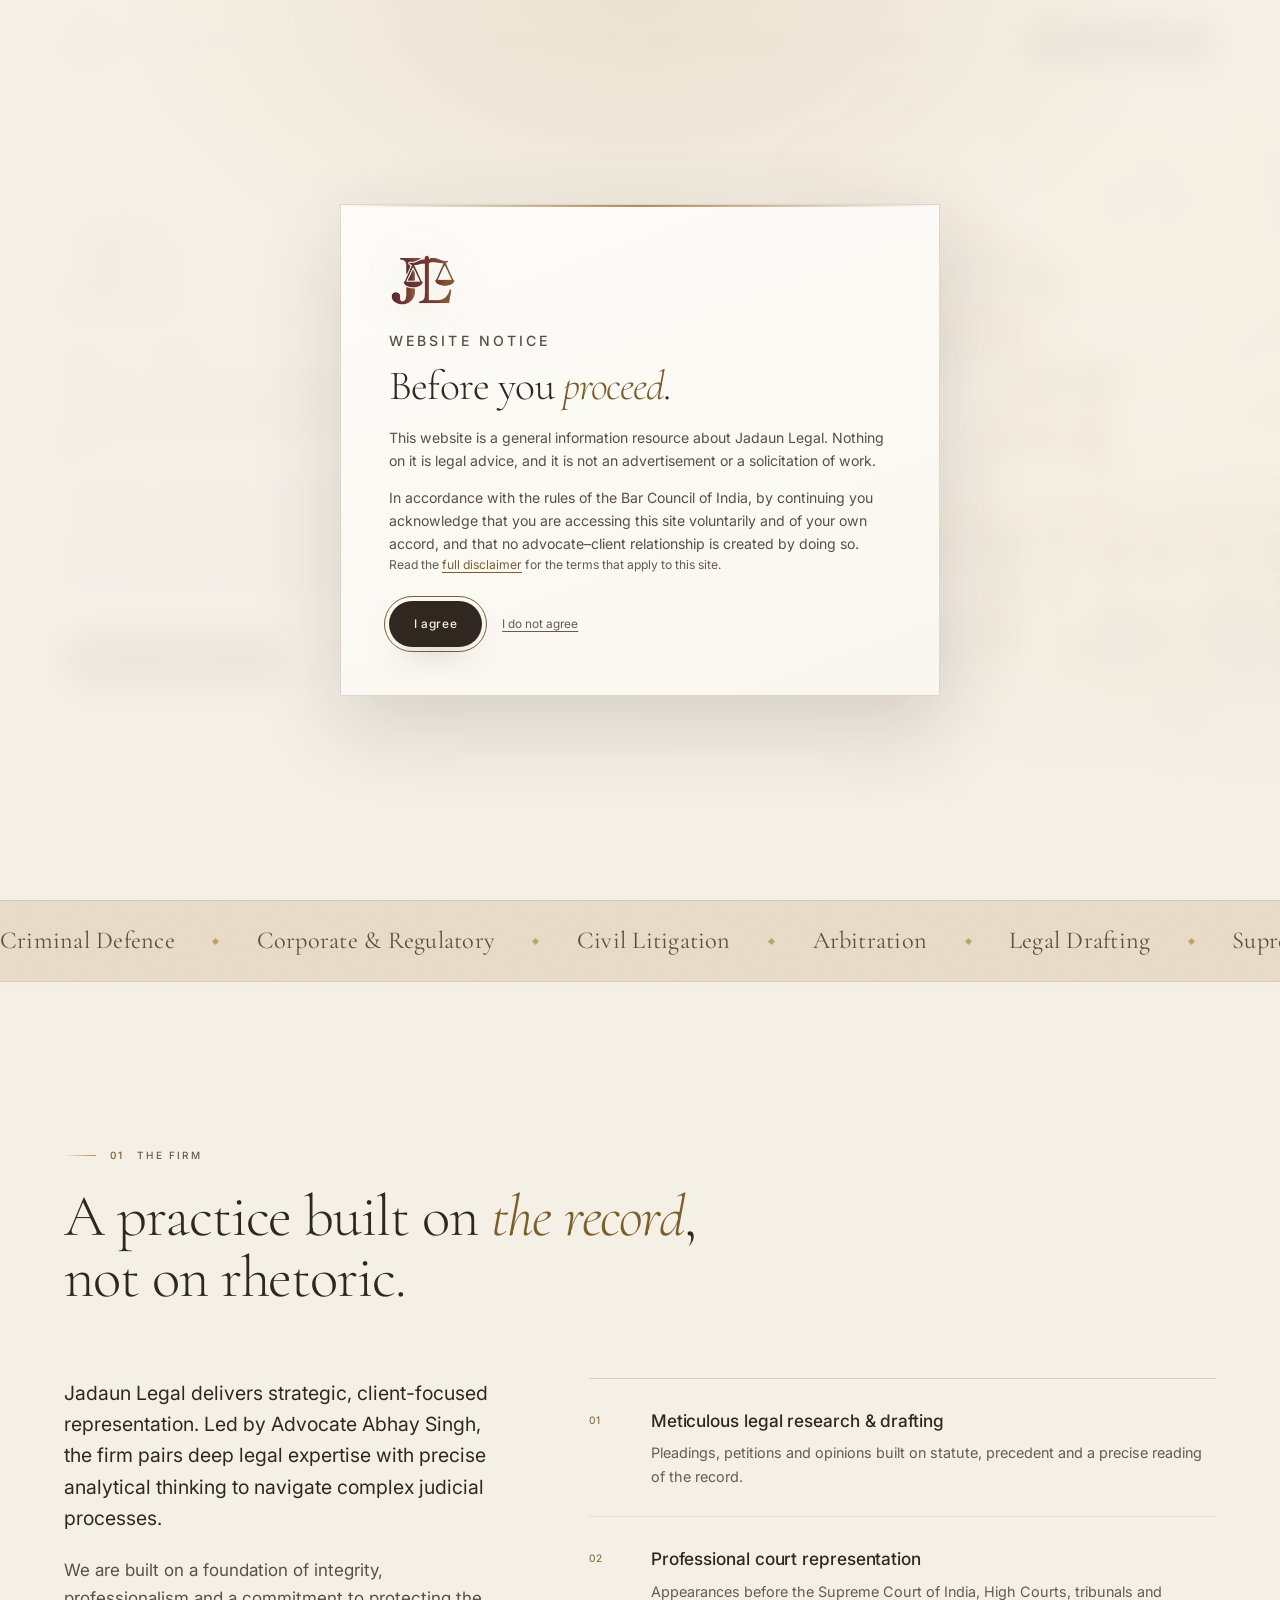
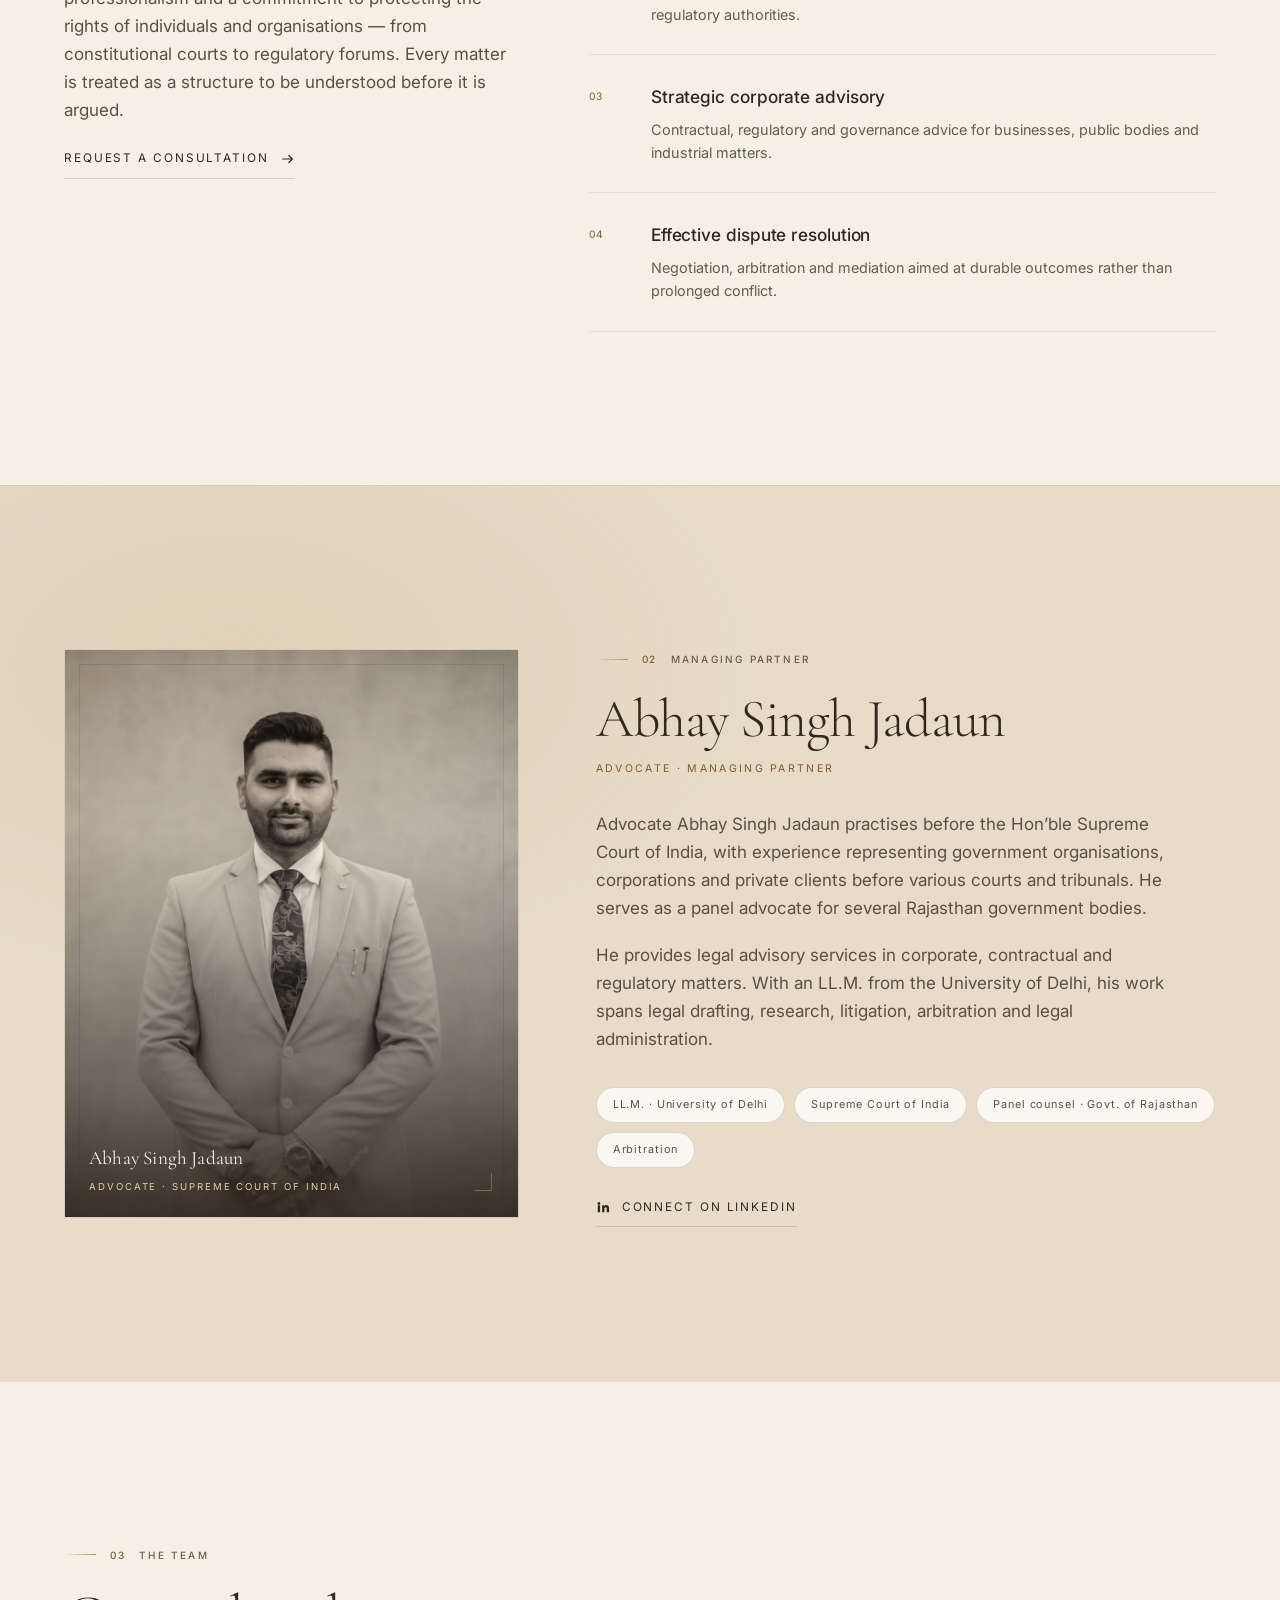
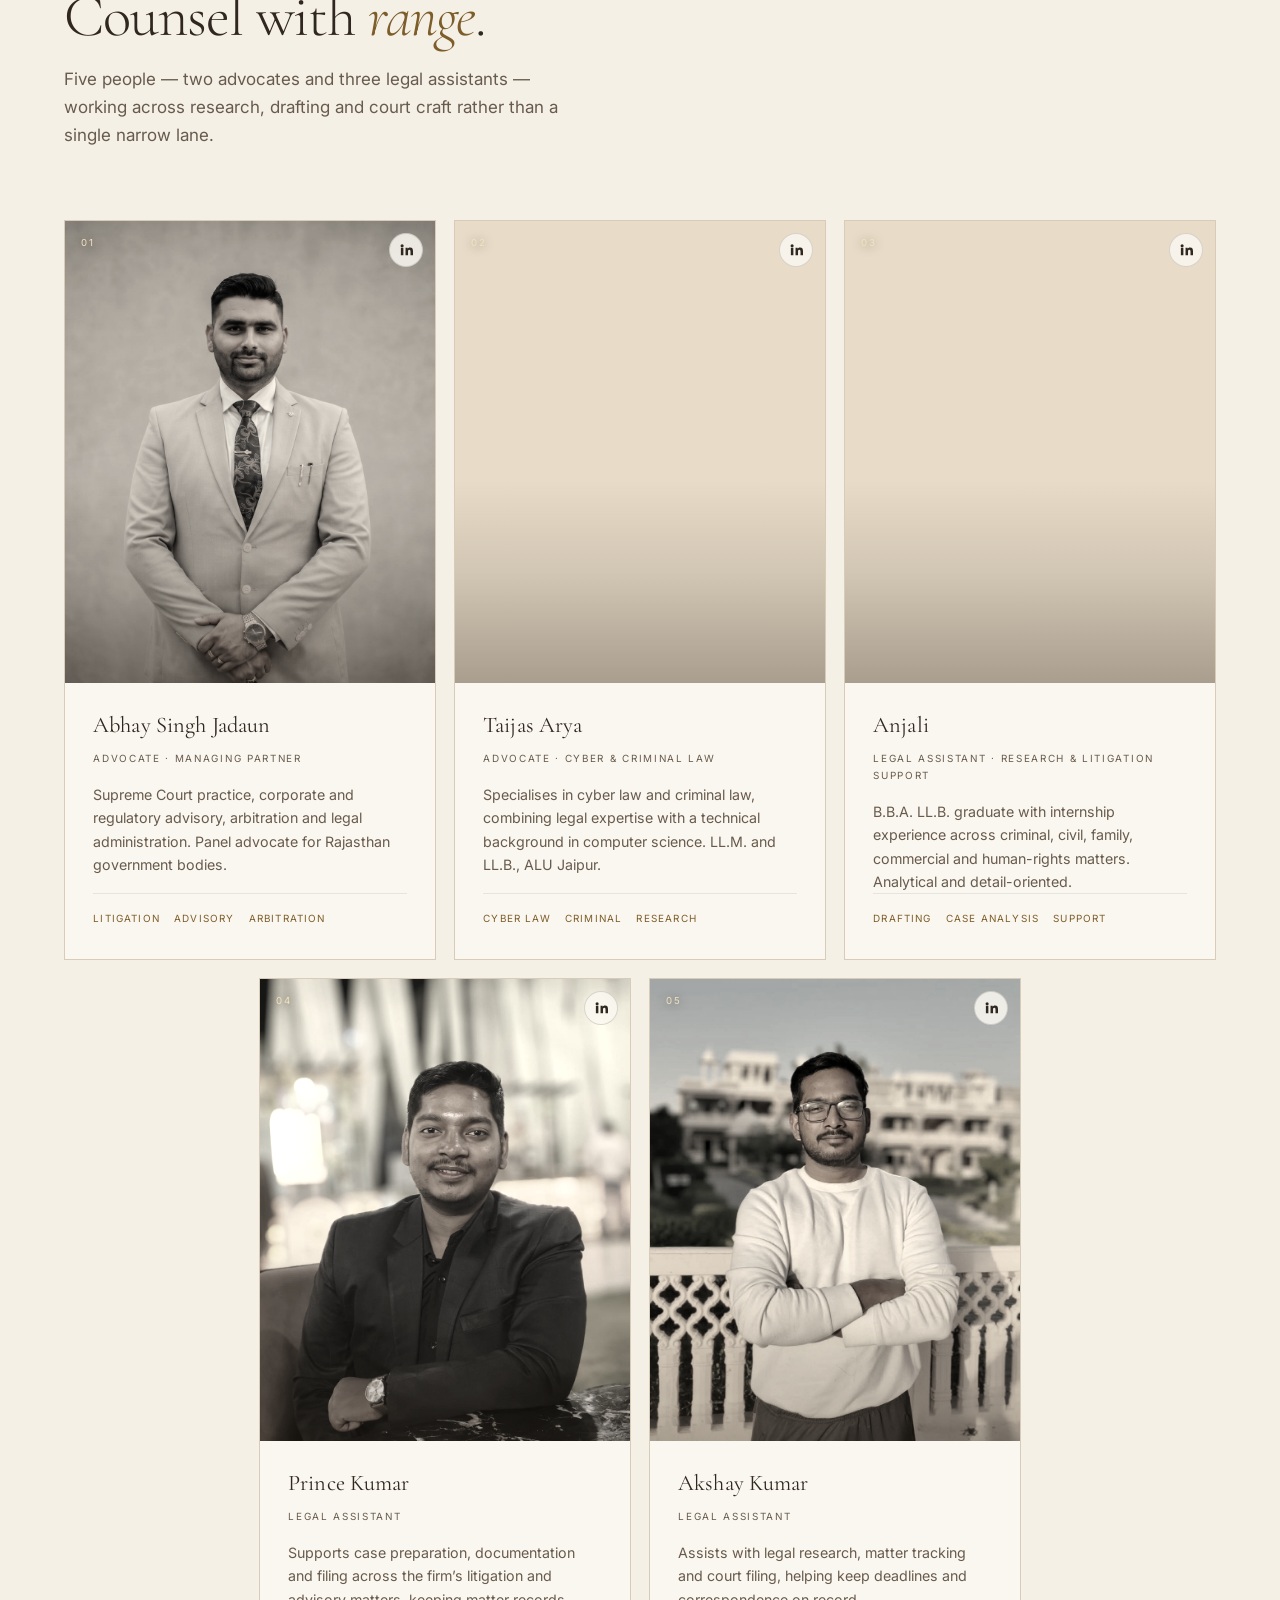
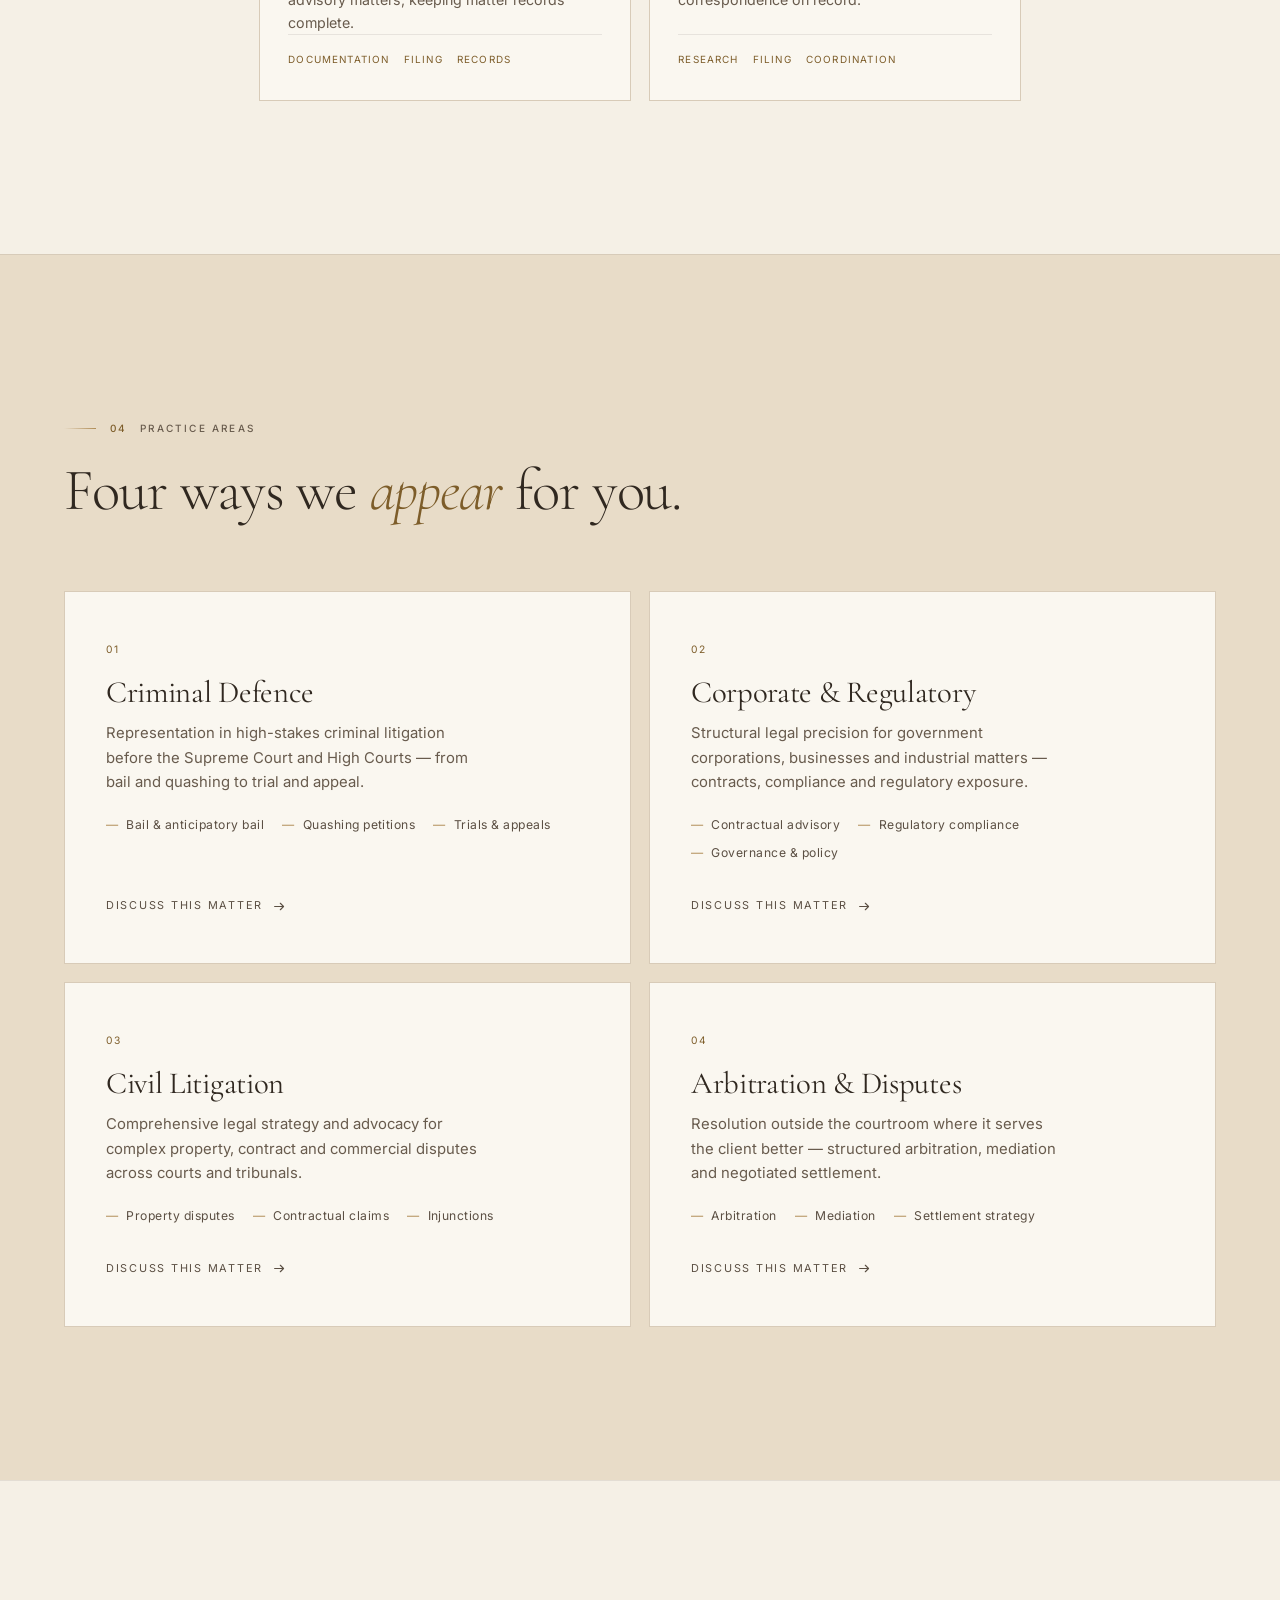
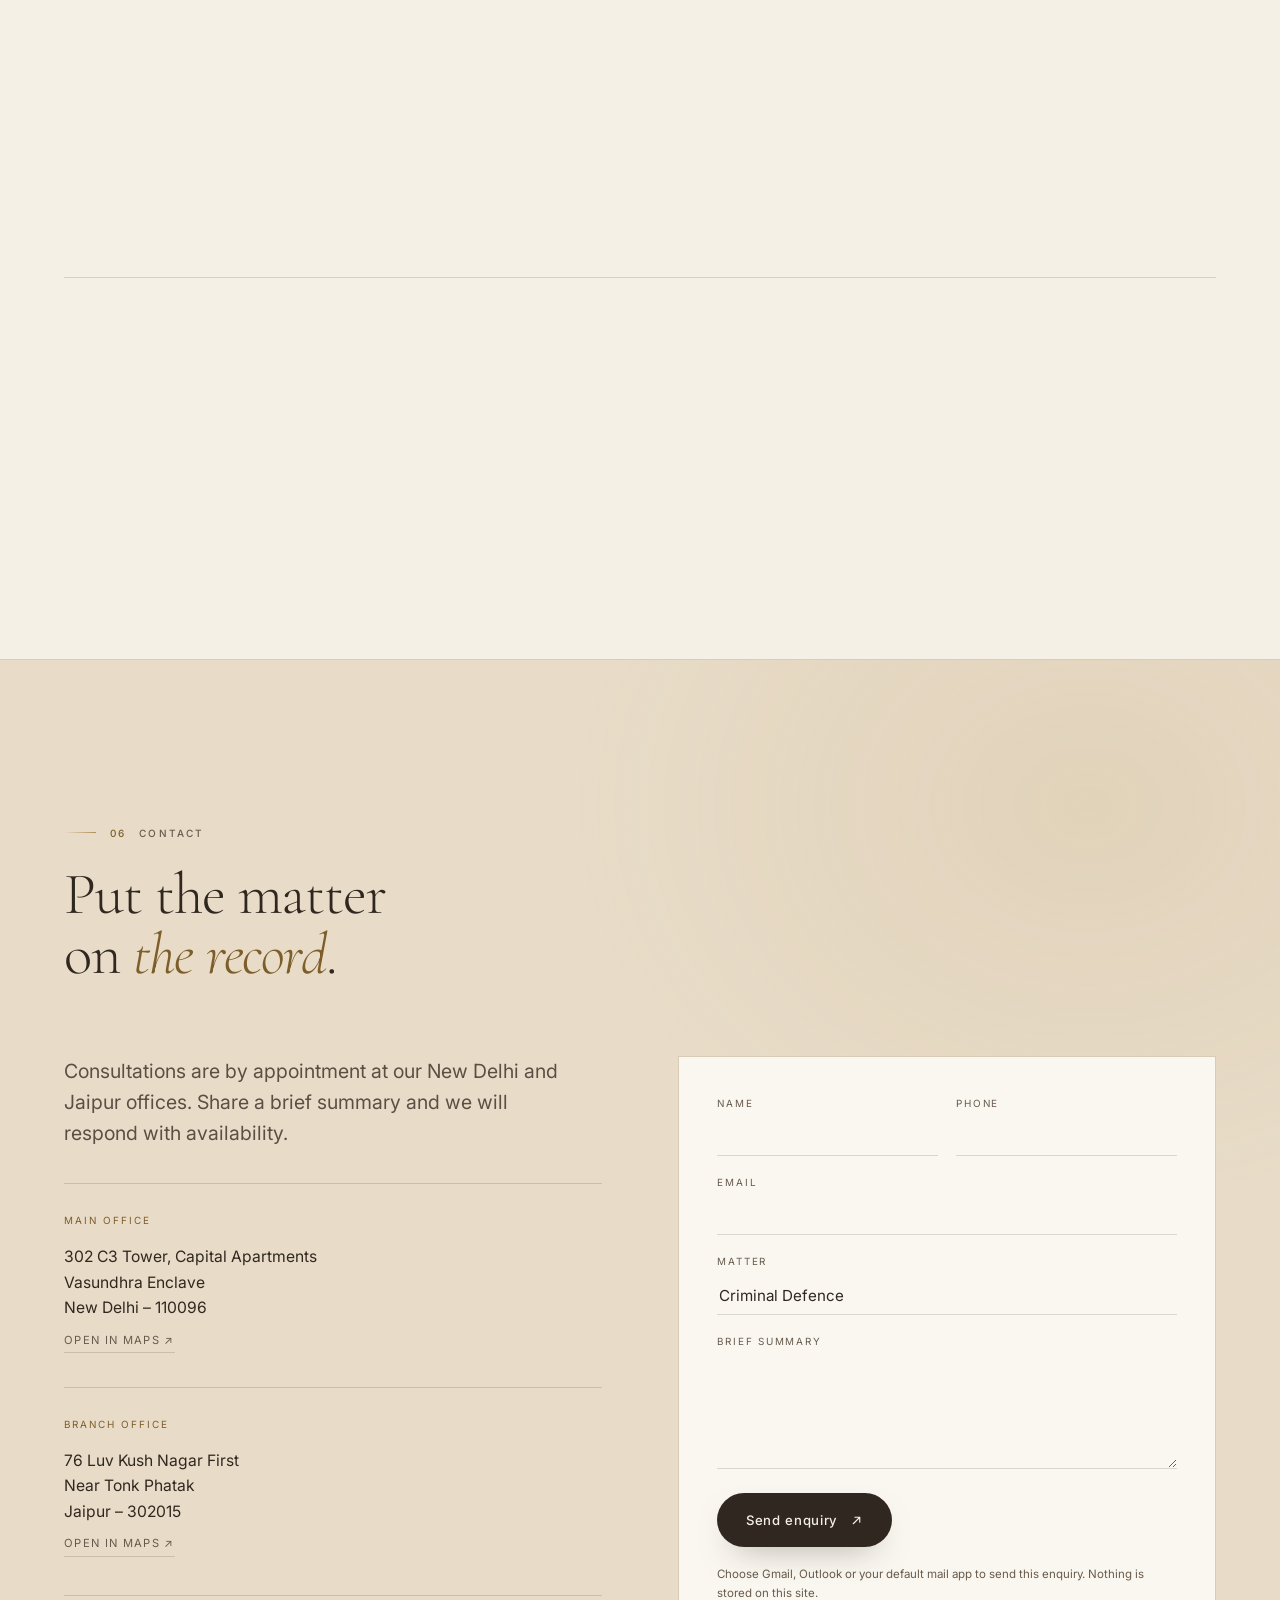
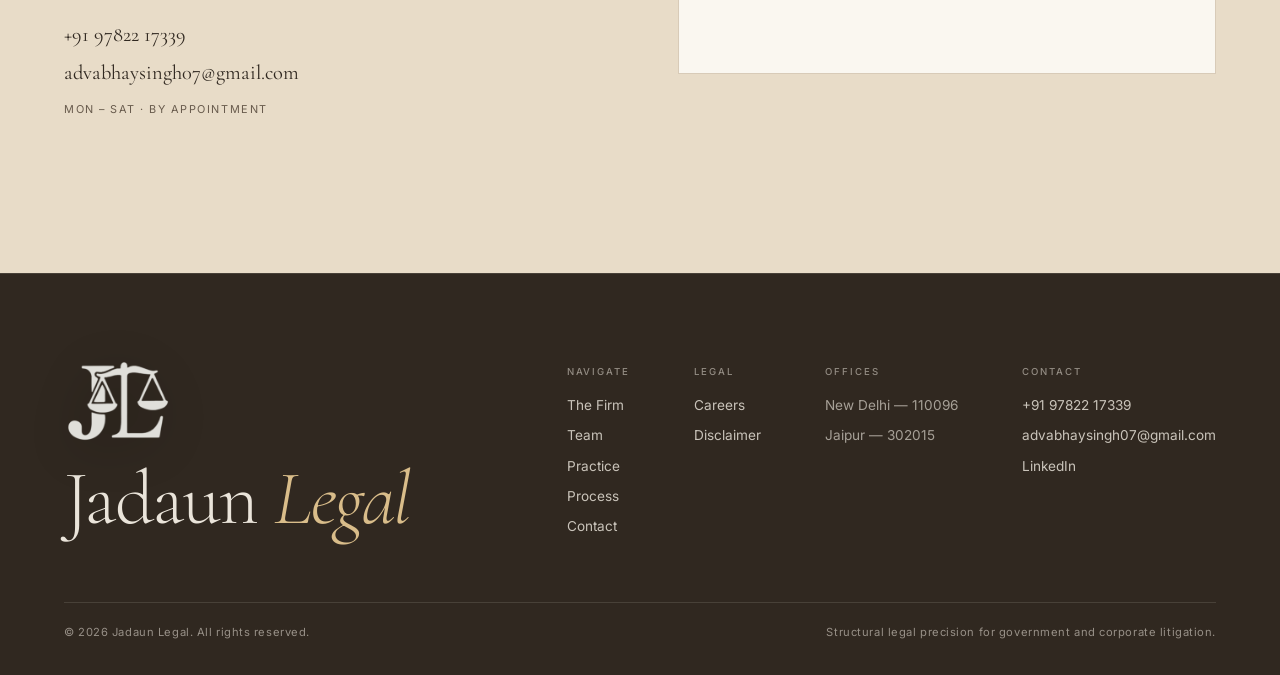
<file: index.html>
<!doctype html>
<html lang="en" class="no-js">
<head>
<meta charset="utf-8">
<meta name="viewport" content="width=device-width, initial-scale=1">
<title>Jadaun Legal — Advocates, Supreme Court of India</title>
<meta name="description" content="Jadaun Legal is a litigation and advisory practice appearing before the Supreme Court of India, High Courts and tribunals. Criminal defence, corporate &amp; regulatory advisory, civil litigation and arbitration. New Delhi &amp; Jaipur.">
<meta name="theme-color" content="#F5F0E6">
<meta name="color-scheme" content="light">

<link rel="canonical" href="https://www.jadaunlegal.com/">

<meta property="og:type" content="website">
<meta property="og:site_name" content="Jadaun Legal">
<meta property="og:url" content="https://www.jadaunlegal.com/">
<meta property="og:title" content="Jadaun Legal — Advocates, Supreme Court of India">
<meta property="og:description" content="Litigation and advisory practice before the Supreme Court of India. New Delhi &amp; Jaipur.">
<meta property="og:locale" content="en_IN">
<meta property="og:image" content="https://www.jadaunlegal.com/assets/img/supreme-court-hero.jpg">
<meta property="og:image:width" content="1325">
<meta property="og:image:height" content="1187">
<meta property="og:image:alt" content="The Supreme Court of India">

<meta name="twitter:card" content="summary_large_image">
<meta name="twitter:title" content="Jadaun Legal — Advocates, Supreme Court of India">
<meta name="twitter:description" content="Litigation and advisory practice before the Supreme Court of India. New Delhi &amp; Jaipur.">
<meta name="twitter:image" content="https://www.jadaunlegal.com/assets/img/supreme-court-hero.jpg">

<link rel="icon" type="image/png" sizes="256x256" href="assets/img/favicon.png">
<link rel="apple-touch-icon" href="assets/img/favicon.png">

<link rel="preconnect" href="https://fonts.googleapis.com">
<link rel="preconnect" href="https://fonts.gstatic.com" crossorigin>
<link href="https://fonts.googleapis.com/css2?family=Cormorant+Garamond:ital,wght@0,300;0,400;0,500;1,300;1,400&family=Inter:wght@300;400;500;600&display=swap" rel="stylesheet">

<link rel="stylesheet" href="assets/css/style.css?v=20261106a">

<script>
  document.documentElement.classList.replace("no-js", "js");
  try {
    if (localStorage.getItem("jl-disclaimer-accepted-v1") === "accepted") {
      document.documentElement.classList.add("consent-ok");
    }
  } catch (error) {}
</script>
<noscript><style>.consent { display: none !important; }</style></noscript>

<script type="application/ld+json">
{
  "@context": "https://schema.org",
  "@graph": [
    {
      "@type": "LegalService",
      "name": "Jadaun Legal",
      "alternateName": "Jadaun Associates",
      "url": "https://www.jadaunlegal.com/",
      "description": "Litigation and advisory practice appearing before the Supreme Court of India, High Courts and tribunals.",
      "email": "advabhaysingh07@gmail.com",
      "telephone": "+91-9782217339",
      "areaServed": "India",
      "founder": { "@id": "#abhay" },
      "address": [
        {
          "@type": "PostalAddress",
          "streetAddress": "302 C3 Tower, Capital Apartments, Vasundhra Enclave",
          "addressLocality": "New Delhi",
          "postalCode": "110096",
          "addressCountry": "IN"
        },
        {
          "@type": "PostalAddress",
          "streetAddress": "76 Luv Kush Nagar First, Near Tonk Phatak",
          "addressLocality": "Jaipur",
          "postalCode": "302015",
          "addressCountry": "IN"
        }
      ],
      "areaOfPractice": [
        "Criminal Defence",
        "Corporate & Regulatory Advisory",
        "Civil Litigation",
        "Arbitration & Dispute Resolution"
      ],
      "employee": [
        {
          "@type": "Person",
          "name": "Taijas Arya",
          "jobTitle": "Advocate",
          "sameAs": "https://www.linkedin.com/in/adv-taijas/"
        },
        {
          "@type": "Person",
          "name": "Anjali",
          "jobTitle": "Legal Assistant",
          "sameAs": "https://www.linkedin.com/in/anjalithakran"
        },
        {
          "@type": "Person",
          "name": "Prince Kumar",
          "jobTitle": "Legal Assistant",
          "sameAs": "https://www.linkedin.com/in/prince-kumar-981761296/"
        },
        {
          "@type": "Person",
          "name": "Akshay Kumar",
          "jobTitle": "Legal Assistant",
          "sameAs": "https://www.linkedin.com/in/akshay-kumar-06a9b6142/"
        }
      ]
    },
    {
      "@type": "Person",
      "@id": "#abhay",
      "name": "Abhay Singh Jadaun",
      "jobTitle": "Advocate, Supreme Court of India",
      "alumniOf": "University of Delhi",
      "sameAs": "https://www.linkedin.com/in/abhay-singh-jadaun-8214803b9/"
    }
  ]
}
</script>
</head>
<body>

<a class="skip" href="#main">Skip to main content</a>
<div class="grain" aria-hidden="true"></div>
<div class="progress" aria-hidden="true"><i></i></div>

<div class="loader" id="loader" aria-hidden="true">
  <div class="loader__inner">
    <img class="loader__mark" src="assets/img/logo-mark.png" alt="" width="256" height="204" decoding="async">
    <span class="loader__bar"><i></i></span>
    <span class="loader__label">Jadaun Legal</span>
  </div>
</div>

<div class="consent" id="consent" role="dialog" aria-modal="true"
     aria-labelledby="consentTitle" aria-describedby="consentText">
  <div class="consent__panel">
    <img class="consent__mark" src="assets/img/logo-mark.png" alt=""
         width="256" height="204" decoding="async">
    <p class="consent__eyebrow">Website notice</p>
    <h2 id="consentTitle">Before you <em>proceed</em>.</h2>

    <div id="consentText">
      <p>
        This website is a general information resource about Jadaun Legal. Nothing on it
        is legal advice, and it is not an advertisement or a solicitation of work.
      </p>
      <p>
        In accordance with the rules of the Bar Council of India, by continuing you
        acknowledge that you are accessing this site voluntarily and of your own accord,
        and that no advocate–client relationship is created by doing so.
      </p>
    </div>

    <p class="consent__small">
      Read the <a href="disclaimer.html" target="_blank" rel="noopener">full disclaimer</a>
      for the terms that apply to this site.
    </p>

    <div class="consent__actions">
      <button class="btn btn--primary" type="button" data-consent-agree>I agree</button>
      <button class="consent__decline" type="button" data-consent-decline>I do not agree</button>
    </div>

    <p class="consent__error" hidden>
      You need to agree to the notice before browsing the site. You can read the
      <a href="disclaimer.html" target="_blank" rel="noopener">full disclaimer</a> first.
    </p>
  </div>
</div>

<header class="nav" id="nav">
  <div class="wrap nav__inner">
    <a class="brand" href="#top" aria-label="Jadaun Legal — home">
      <img class="brand__mark" src="assets/img/logo-mark.png" alt="" width="256" height="204" decoding="async">
      <span class="brand__text">Jadaun <span>Legal</span></span>
    </a>

    <nav aria-label="Primary">
      <ul class="nav__links">
        <li><a href="#firm">The Firm</a></li>
        <li><a href="#founder">Managing Partner</a></li>
        <li><a href="#team">Team</a></li>
        <li><a href="#practice">Practice</a></li>
        <li><a href="#process">Process</a></li>
        <li><a href="careers.html">Careers</a></li>
        <li><a href="#contact">Contact</a></li>
      </ul>
    </nav>

    <div class="nav__right">
      <a class="btn btn--primary btn--sm magnetic" href="#contact">
        Book a consultation
        <svg viewBox="0 0 16 16" aria-hidden="true"><path d="M4 12 12 4M12 4H6M12 4v6" fill="none" stroke="currentColor" stroke-width="1.4" stroke-linecap="round"/></svg>
      </a>
      <button class="nav__toggle" id="menuBtn" aria-expanded="false" aria-controls="menu" aria-label="Open menu">
        <span></span><span></span>
      </button>
    </div>
  </div>
</header>

<div class="menu" id="menu" aria-hidden="true">
  <nav aria-label="Mobile">
    <a href="#firm">The Firm <span>01</span></a>
    <a href="#founder">Managing Partner <span>02</span></a>
    <a href="#team">Team <span>03</span></a>
    <a href="#practice">Practice <span>04</span></a>
    <a href="#process">Process <span>05</span></a>
    <a href="careers.html">Careers <span>06</span></a>
    <a href="#contact">Contact <span>07</span></a>
  </nav>
  <div class="menu__foot">
    <p>New Delhi · Jaipur</p>
    <a href="tel:+919782217339">+91 97822 17339</a>
    <a href="mailto:advabhaysingh07@gmail.com">advabhaysingh07@gmail.com</a>
  </div>
</div>

<main id="main">

  <section class="hero" id="top">
    <div class="hero__art" aria-hidden="true">
      <img class="hero__art-img" src="assets/img/supreme-court-hero.jpg?v=20261104b" alt=""
           width="1325" height="1187" fetchpriority="high" decoding="async">
      <canvas class="hero__flag" width="158" height="168"></canvas>
    </div>
    <div class="hero__scrim" aria-hidden="true"></div>

    <div class="wrap hero__inner">
      <div class="hero__copy">
        <p class="eyebrow reveal">Supreme Court of India <span class="sep">/</span> New Delhi &amp; Jaipur</p>

        <h1 class="hero__title hero__brand reveal" style="--d:.08s">
          <img class="hero__brand-mark" src="assets/img/logo-mark.png" alt=""
               width="256" height="204" decoding="async">
          <span class="hero__brand-name">Jadaun <em>Legal</em></span>
        </h1>

        <p class="hero__sub reveal" style="--d:.16s">
          A litigation and advisory practice appearing before the Supreme Court of India,
          High Courts and tribunals — representing governments, corporations and private
          clients with rigour, discretion and command of the record.
        </p>

        <div class="hero__cta reveal" style="--d:.24s">
          <a class="btn btn--primary magnetic" href="#contact">
            Book a consultation
            <svg viewBox="0 0 16 16" aria-hidden="true"><path d="M4 12 12 4M12 4H6M12 4v6" fill="none" stroke="currentColor" stroke-width="1.4" stroke-linecap="round"/></svg>
          </a>
          <a class="btn btn--ghost magnetic" href="#practice">Practice areas</a>
        </div>

        <ul class="hero__meta reveal" style="--d:.32s">
          <li>Supreme Court of India</li>
          <li>LL.M. · University of Delhi</li>
          <li>Panel counsel · Govt. of Rajasthan</li>
        </ul>
      </div>

      <div class="hero__aside" aria-hidden="true">
        <span class="hero__ord">Est. practice</span>
        <span class="hero__ord hero__ord--num">01</span>
      </div>
    </div>

    <div class="hero__cue" aria-hidden="true">
      <span class="hero__cue-line"></span>
      <span class="hero__cue-text">Scroll</span>
    </div>
  </section>

  <div class="marquee" aria-hidden="true">
    <div class="marquee__track">
      <div class="marquee__group">
        <span>Criminal Defence</span><i class="dot"></i>
        <span>Corporate &amp; Regulatory</span><i class="dot"></i>
        <span>Civil Litigation</span><i class="dot"></i>
        <span>Arbitration</span><i class="dot"></i>
        <span>Legal Drafting</span><i class="dot"></i>
        <span>Supreme Court Practice</span><i class="dot"></i>
      </div>
      <div class="marquee__group">
        <span>Criminal Defence</span><i class="dot"></i>
        <span>Corporate &amp; Regulatory</span><i class="dot"></i>
        <span>Civil Litigation</span><i class="dot"></i>
        <span>Arbitration</span><i class="dot"></i>
        <span>Legal Drafting</span><i class="dot"></i>
        <span>Supreme Court Practice</span><i class="dot"></i>
      </div>
    </div>
  </div>

  <section class="section" id="firm">
    <div class="wrap">
      <div class="section__head">
        <p class="eyebrow reveal"><span class="num">01</span> The Firm</p>
        <h2 class="display reveal" style="--d:.06s">
          A practice built on <em>the record</em>,<br class="lg-only"> not on rhetoric.
        </h2>
      </div>

      <div class="firm__grid">
        <div class="firm__body reveal">
          <p class="lead">
            Jadaun Legal delivers strategic, client-focused representation. Led by
            Advocate Abhay Singh, the firm pairs deep legal expertise with precise
            analytical thinking to navigate complex judicial processes.
          </p>
          <p>
            We are built on a foundation of integrity, professionalism and a commitment
            to protecting the rights of individuals and organisations — from
            constitutional courts to regulatory forums. Every matter is treated as a
            structure to be understood before it is argued.
          </p>
          <a class="link-arrow" href="#contact">
            Request a consultation
            <svg viewBox="0 0 16 16" aria-hidden="true"><path d="M2 8h11M9 4l4 4-4 4" fill="none" stroke="currentColor" stroke-width="1.4" stroke-linecap="round" stroke-linejoin="round"/></svg>
          </a>
        </div>

        <div class="firm__aside">
          <ol class="approach">
            <li class="reveal" style="--d:.04s">
              <span class="approach__n">01</span>
              <div>
                <h3>Meticulous legal research &amp; drafting</h3>
                <p>Pleadings, petitions and opinions built on statute, precedent and a precise reading of the record.</p>
              </div>
            </li>
            <li class="reveal" style="--d:.1s">
              <span class="approach__n">02</span>
              <div>
                <h3>Professional court representation</h3>
                <p>Appearances before the Supreme Court of India, High Courts, tribunals and regulatory authorities.</p>
              </div>
            </li>
            <li class="reveal" style="--d:.16s">
              <span class="approach__n">03</span>
              <div>
                <h3>Strategic corporate advisory</h3>
                <p>Contractual, regulatory and governance advice for businesses, public bodies and industrial matters.</p>
              </div>
            </li>
            <li class="reveal" style="--d:.22s">
              <span class="approach__n">04</span>
              <div>
                <h3>Effective dispute resolution</h3>
                <p>Negotiation, arbitration and mediation aimed at durable outcomes rather than prolonged conflict.</p>
              </div>
            </li>
          </ol>
        </div>
      </div>
    </div>
  </section>

  <section class="section founder" id="founder">
    <div class="wrap founder__grid">
      <figure class="founder__plate tilt reveal">
        <img class="plate__img" src="assets/img/founder-abhay.jpg"
             alt="Abhay Singh Jadaun, advocate at the Supreme Court of India"
             width="1000" height="1250" loading="lazy" decoding="async">
        <span class="plate__tint" aria-hidden="true"></span>
        <figcaption class="plate__cap">
          <strong>Abhay Singh Jadaun</strong>
          <span>Advocate · Supreme Court of India</span>
        </figcaption>
        <span class="plate__corner plate__corner--tl" aria-hidden="true"></span>
        <span class="plate__corner plate__corner--br" aria-hidden="true"></span>
      </figure>

      <div class="founder__copy">
        <p class="eyebrow reveal"><span class="num">02</span> Managing Partner</p>
        <h2 class="display founder__name reveal" style="--d:.06s">Abhay Singh Jadaun</h2>
        <p class="founder__role reveal" style="--d:.1s">Advocate · Managing Partner</p>

        <div class="founder__bio reveal" style="--d:.14s">
          <p>
            Advocate Abhay Singh Jadaun practises before the Hon’ble Supreme Court of
            India, with experience representing government organisations, corporations
            and private clients before various courts and tribunals. He serves as a panel
            advocate for several Rajasthan government bodies.
          </p>
          <p>
            He provides legal advisory services in corporate, contractual and regulatory
            matters. With an LL.M. from the University of Delhi, his work spans legal
            drafting, research, litigation, arbitration and legal administration.
          </p>
        </div>

        <ul class="chips reveal" style="--d:.18s">
          <li class="chip">LL.M. · University of Delhi</li>
          <li class="chip">Supreme Court of India</li>
          <li class="chip">Panel counsel · Govt. of Rajasthan</li>
          <li class="chip">Arbitration</li>
        </ul>

        <a class="link-arrow founder__link reveal" style="--d:.22s"
           href="https://www.linkedin.com/in/abhay-singh-jadaun-8214803b9/"
           target="_blank" rel="noopener noreferrer">
          <svg viewBox="0 0 24 24" aria-hidden="true"><path fill="currentColor" d="M4.98 3.5a2.5 2.5 0 1 1 0 5 2.5 2.5 0 0 1 0-5ZM3 9h4v12H3V9Zm7 0h3.8v1.7h.05c.53-1 1.83-2.05 3.77-2.05 4.03 0 4.78 2.65 4.78 6.1V21h-4v-5.5c0-1.31-.02-3-1.83-3-1.83 0-2.11 1.43-2.11 2.9V21h-4V9Z"/></svg>
          Connect on LinkedIn
        </a>
      </div>
    </div>
  </section>

  <section class="section" id="team">
    <div class="wrap">
      <div class="section__head">
        <p class="eyebrow reveal"><span class="num">03</span> The Team</p>
        <h2 class="display reveal" style="--d:.06s">Counsel with <em>range</em>.</h2>
        <p class="section__lead reveal" style="--d:.12s">
          Five people — two advocates and three legal assistants — working across research,
          drafting and court craft rather than a single narrow lane.
        </p>
      </div>

      <div class="team__grid">
        <article class="person tilt reveal" style="--d:.04s">
          <figure class="person__photo">
            <img src="assets/img/founder-abhay.jpg"
                 alt="Abhay Singh Jadaun, advocate at the Supreme Court of India"
                 width="1000" height="1250" decoding="async">
            <span class="person__idx" aria-hidden="true">01</span>
            <a class="person__link" href="https://www.linkedin.com/in/abhay-singh-jadaun-8214803b9/"
               target="_blank" rel="noopener noreferrer"
               aria-label="Abhay Singh Jadaun on LinkedIn">
              <svg viewBox="0 0 24 24" aria-hidden="true"><path fill="currentColor" d="M4.98 3.5a2.5 2.5 0 1 1 0 5 2.5 2.5 0 0 1 0-5ZM3 9h4v12H3V9Zm7 0h3.8v1.7h.05c.53-1 1.83-2.05 3.77-2.05 4.03 0 4.78 2.65 4.78 6.1V21h-4v-5.5c0-1.31-.02-3-1.83-3-1.83 0-2.11 1.43-2.11 2.9V21h-4V9Z"/></svg>
            </a>
          </figure>
          <div class="person__body">
            <h3>Abhay Singh Jadaun</h3>
            <p class="person__role">Advocate · Managing Partner</p>
            <p>
              Supreme Court practice, corporate and regulatory advisory, arbitration and
              legal administration. Panel advocate for Rajasthan government bodies.
            </p>
            <div class="person__tags"><span>Litigation</span><span>Advisory</span><span>Arbitration</span></div>
          </div>
        </article>

        <article class="person tilt reveal" style="--d:.1s">
          <figure class="person__photo">
            <img src="assets/img/taijas-arya.jpg"
                 alt="Taijas Arya, advocate specialising in cyber law and criminal law"
                 width="900" height="1125" decoding="async">
            <span class="person__idx" aria-hidden="true">02</span>
            <a class="person__link" href="https://www.linkedin.com/in/adv-taijas/"
               target="_blank" rel="noopener noreferrer"
               aria-label="Taijas Arya on LinkedIn">
              <svg viewBox="0 0 24 24" aria-hidden="true"><path fill="currentColor" d="M4.98 3.5a2.5 2.5 0 1 1 0 5 2.5 2.5 0 0 1 0-5ZM3 9h4v12H3V9Zm7 0h3.8v1.7h.05c.53-1 1.83-2.05 3.77-2.05 4.03 0 4.78 2.65 4.78 6.1V21h-4v-5.5c0-1.31-.02-3-1.83-3-1.83 0-2.11 1.43-2.11 2.9V21h-4V9Z"/></svg>
            </a>
          </figure>
          <div class="person__body">
            <h3>Taijas Arya</h3>
            <p class="person__role">Advocate · Cyber &amp; Criminal Law</p>
            <p>
              Specialises in cyber law and criminal law, combining legal expertise with a
              technical background in computer science. LL.M. and LL.B., ALU Jaipur.
            </p>
            <div class="person__tags"><span>Cyber Law</span><span>Criminal</span><span>Research</span></div>
          </div>
        </article>

        <article class="person tilt reveal" style="--d:.16s">
          <figure class="person__photo">
            <img src="assets/img/anjali.jpg"
                 alt="Anjali, legal assistant for research and litigation support"
                 width="900" height="1125" decoding="async">
            <span class="person__idx" aria-hidden="true">03</span>
            <a class="person__link" href="https://www.linkedin.com/in/anjalithakran"
               target="_blank" rel="noopener noreferrer"
               aria-label="Anjali on LinkedIn">
              <svg viewBox="0 0 24 24" aria-hidden="true"><path fill="currentColor" d="M4.98 3.5a2.5 2.5 0 1 1 0 5 2.5 2.5 0 0 1 0-5ZM3 9h4v12H3V9Zm7 0h3.8v1.7h.05c.53-1 1.83-2.05 3.77-2.05 4.03 0 4.78 2.65 4.78 6.1V21h-4v-5.5c0-1.31-.02-3-1.83-3-1.83 0-2.11 1.43-2.11 2.9V21h-4V9Z"/></svg>
            </a>
          </figure>
          <div class="person__body">
            <h3>Anjali</h3>
            <p class="person__role">Legal Assistant · Research &amp; Litigation Support</p>
            <p>
              B.B.A. LL.B. graduate with internship experience across criminal, civil,
              family, commercial and human-rights matters. Analytical and detail-oriented.
            </p>
            <div class="person__tags"><span>Drafting</span><span>Case Analysis</span><span>Support</span></div>
          </div>
        </article>

        <article class="person tilt reveal" style="--d:.22s">
          <figure class="person__photo">
            <img src="assets/img/prince-kumar.jpg"
                 alt="Prince Kumar, legal assistant at Jadaun Legal"
                 width="900" height="1125" decoding="async">
            <span class="person__idx" aria-hidden="true">04</span>
            <a class="person__link" href="https://www.linkedin.com/in/prince-kumar-981761296/"
               target="_blank" rel="noopener noreferrer"
               aria-label="Prince Kumar on LinkedIn">
              <svg viewBox="0 0 24 24" aria-hidden="true"><path fill="currentColor" d="M4.98 3.5a2.5 2.5 0 1 1 0 5 2.5 2.5 0 0 1 0-5ZM3 9h4v12H3V9Zm7 0h3.8v1.7h.05c.53-1 1.83-2.05 3.77-2.05 4.03 0 4.78 2.65 4.78 6.1V21h-4v-5.5c0-1.31-.02-3-1.83-3-1.83 0-2.11 1.43-2.11 2.9V21h-4V9Z"/></svg>
            </a>
          </figure>
          <div class="person__body">
            <h3>Prince Kumar</h3>
            <p class="person__role">Legal Assistant</p>
            <p>
              Supports case preparation, documentation and filing across the firm’s
              litigation and advisory matters, keeping matter records complete.
            </p>
            <div class="person__tags"><span>Documentation</span><span>Filing</span><span>Records</span></div>
          </div>
        </article>

        <article class="person tilt reveal" style="--d:.28s">
          <figure class="person__photo">
            <img src="assets/img/akshay-kumar.jpg"
                 alt="Akshay Kumar, legal assistant at Jadaun Legal"
                 width="900" height="1125" decoding="async">
            <span class="person__idx" aria-hidden="true">05</span>
            <a class="person__link" href="https://www.linkedin.com/in/akshay-kumar-06a9b6142/"
               target="_blank" rel="noopener noreferrer"
               aria-label="Akshay Kumar on LinkedIn">
              <svg viewBox="0 0 24 24" aria-hidden="true"><path fill="currentColor" d="M4.98 3.5a2.5 2.5 0 1 1 0 5 2.5 2.5 0 0 1 0-5ZM3 9h4v12H3V9Zm7 0h3.8v1.7h.05c.53-1 1.83-2.05 3.77-2.05 4.03 0 4.78 2.65 4.78 6.1V21h-4v-5.5c0-1.31-.02-3-1.83-3-1.83 0-2.11 1.43-2.11 2.9V21h-4V9Z"/></svg>
            </a>
          </figure>
          <div class="person__body">
            <h3>Akshay Kumar</h3>
            <p class="person__role">Legal Assistant</p>
            <p>
              Assists with legal research, matter tracking and court filing, helping keep
              deadlines and correspondence on record.
            </p>
            <div class="person__tags"><span>Research</span><span>Filing</span><span>Coordination</span></div>
          </div>
        </article>
      </div>
    </div>
  </section>

  <section class="section practice" id="practice">
    <div class="wrap">
      <div class="section__head">
        <p class="eyebrow reveal"><span class="num">04</span> Practice Areas</p>
        <h2 class="display reveal" style="--d:.06s">Four ways we <em>appear</em> for you.</h2>
      </div>

      <div class="practice__grid">
        <article class="matter tilt reveal" style="--d:.04s">
          <div>
            <span class="matter__num">01</span>
            <h3>Criminal Defence</h3>
            <p>Representation in high-stakes criminal litigation before the Supreme Court and High Courts — from bail and quashing to trial and appeal.</p>
            <ul><li>Bail &amp; anticipatory bail</li><li>Quashing petitions</li><li>Trials &amp; appeals</li></ul>
          </div>
          <a class="matter__go" href="#contact">Discuss this matter
            <svg viewBox="0 0 16 16" aria-hidden="true"><path d="M2 8h11M9 4l4 4-4 4" fill="none" stroke="currentColor" stroke-width="1.4" stroke-linecap="round" stroke-linejoin="round"/></svg>
          </a>
        </article>

        <article class="matter tilt reveal" style="--d:.1s">
          <div>
            <span class="matter__num">02</span>
            <h3>Corporate &amp; Regulatory</h3>
            <p>Structural legal precision for government corporations, businesses and industrial matters — contracts, compliance and regulatory exposure.</p>
            <ul><li>Contractual advisory</li><li>Regulatory compliance</li><li>Governance &amp; policy</li></ul>
          </div>
          <a class="matter__go" href="#contact">Discuss this matter
            <svg viewBox="0 0 16 16" aria-hidden="true"><path d="M2 8h11M9 4l4 4-4 4" fill="none" stroke="currentColor" stroke-width="1.4" stroke-linecap="round" stroke-linejoin="round"/></svg>
          </a>
        </article>

        <article class="matter tilt reveal" style="--d:.16s">
          <div>
            <span class="matter__num">03</span>
            <h3>Civil Litigation</h3>
            <p>Comprehensive legal strategy and advocacy for complex property, contract and commercial disputes across courts and tribunals.</p>
            <ul><li>Property disputes</li><li>Contractual claims</li><li>Injunctions</li></ul>
          </div>
          <a class="matter__go" href="#contact">Discuss this matter
            <svg viewBox="0 0 16 16" aria-hidden="true"><path d="M2 8h11M9 4l4 4-4 4" fill="none" stroke="currentColor" stroke-width="1.4" stroke-linecap="round" stroke-linejoin="round"/></svg>
          </a>
        </article>

        <article class="matter tilt reveal" style="--d:.22s">
          <div>
            <span class="matter__num">04</span>
            <h3>Arbitration &amp; Disputes</h3>
            <p>Resolution outside the courtroom where it serves the client better — structured arbitration, mediation and negotiated settlement.</p>
            <ul><li>Arbitration</li><li>Mediation</li><li>Settlement strategy</li></ul>
          </div>
          <a class="matter__go" href="#contact">Discuss this matter
            <svg viewBox="0 0 16 16" aria-hidden="true"><path d="M2 8h11M9 4l4 4-4 4" fill="none" stroke="currentColor" stroke-width="1.4" stroke-linecap="round" stroke-linejoin="round"/></svg>
          </a>
        </article>
      </div>
    </div>
  </section>

  <section class="section" id="process">
    <div class="wrap">
      <div class="section__head">
        <p class="eyebrow reveal"><span class="num">05</span> How We Work</p>
        <h2 class="display reveal" style="--d:.06s">From first reading<br class="lg-only"> to <em>final order</em>.</h2>
      </div>

      <div class="steps">
        <div class="step reveal" style="--d:.04s">
          <span class="step__n">01</span>
          <h3>Consultation</h3>
          <p>A focused conversation on facts, timelines and exposure. We tell you what the record supports before we tell you what to hope for.</p>
        </div>
        <div class="step reveal" style="--d:.1s">
          <span class="step__n">02</span>
          <h3>Assessment</h3>
          <p>Documents reviewed, precedent mapped, forum identified. You receive a written view of the strategy and its risks.</p>
        </div>
        <div class="step reveal" style="--d:.16s">
          <span class="step__n">03</span>
          <h3>Drafting &amp; filing</h3>
          <p>Pleadings drafted with precision, filed on time, and supported by research that anticipates the counter-argument.</p>
        </div>
        <div class="step reveal" style="--d:.22s">
          <span class="step__n">04</span>
          <h3>Representation</h3>
          <p>Advocacy before the court or tribunal, with clear reporting at every stage until the matter is resolved.</p>
        </div>
      </div>
    </div>
  </section>

  <section class="section contact" id="contact">
    <div class="wrap">
      <div class="section__head">
        <p class="eyebrow reveal"><span class="num">06</span> Contact</p>
        <h2 class="display reveal" style="--d:.06s">Put the matter<br class="lg-only"> on <em>the record</em>.</h2>
      </div>

      <div class="contact__grid">
        <div class="contact__info reveal">
          <p class="lead">
            Consultations are by appointment at our New Delhi and Jaipur offices.
            Share a brief summary and we will respond with availability.
          </p>

          <div class="office">
            <span class="office__label">Main office</span>
            <address>
              302 C3 Tower, Capital Apartments<br>
              Vasundhra Enclave<br>
              New Delhi – 110096
            </address>
            <a class="office__map" href="https://www.google.com/maps/search/?api=1&amp;query=Capital+Apartments+Vasundhra+Enclave+New+Delhi+110096" target="_blank" rel="noopener noreferrer">Open in Maps ↗</a>
          </div>

          <div class="office">
            <span class="office__label">Branch office</span>
            <address>
              76 Luv Kush Nagar First<br>
              Near Tonk Phatak<br>
              Jaipur – 302015
            </address>
            <a class="office__map" href="https://www.google.com/maps/search/?api=1&amp;query=Luv+Kush+Nagar+Tonk+Phatak+Jaipur+302015" target="_blank" rel="noopener noreferrer">Open in Maps ↗</a>
          </div>

          <div class="contact__direct">
            <a href="tel:+919782217339">+91 97822 17339</a>
            <a href="mailto:advabhaysingh07@gmail.com">advabhaysingh07@gmail.com</a>
            <small>Mon – Sat · By appointment</small>
          </div>
        </div>

        <form class="form reveal" id="enquiry" method="POST" novalidate>
          <!-- Get a free access key at web3forms.com and paste it below.
               Left as-is, the form falls back to the visitor's mail app. -->
          <input type="hidden" name="access_key" value="YOUR-WEB3FORMS-ACCESS-KEY">
          <input type="hidden" name="subject" value="New consultation enquiry — Jadaun Legal">
          <input type="hidden" name="from_name" value="Jadaun Legal website">
          <input type="checkbox" name="botcheck" class="hp" tabindex="-1" autocomplete="off" aria-hidden="true">

          <div class="form__row">
            <div class="field">
              <label for="name">Name</label>
              <input id="name" name="name" type="text" autocomplete="name" required>
            </div>
            <div class="field">
              <label for="phone">Phone</label>
              <input id="phone" name="phone" type="tel" autocomplete="tel">
            </div>
          </div>

          <div class="field">
            <label for="email">Email</label>
            <input id="email" name="email" type="email" autocomplete="email" required>
          </div>

          <div class="field">
            <label for="matter">Matter</label>
            <select id="matter" name="matter">
              <option>Criminal Defence</option>
              <option>Corporate &amp; Regulatory</option>
              <option>Civil Litigation</option>
              <option>Arbitration &amp; Disputes</option>
              <option>Other</option>
            </select>
          </div>

          <div class="field">
            <label for="message">Brief summary</label>
            <textarea id="message" name="message" rows="4" required></textarea>
          </div>

          <button class="btn btn--primary" type="submit">
            Send enquiry
            <svg viewBox="0 0 16 16" aria-hidden="true"><path d="M4 12 12 4M12 4H6M12 4v6" fill="none" stroke="currentColor" stroke-width="1.4" stroke-linecap="round"/></svg>
          </button>

          <p class="form__note" id="formNote">Choose Gmail, Outlook or your default mail app to send this enquiry. Nothing is stored on this site.</p>
          <p class="form__status" id="formStatus" role="status" aria-live="polite"></p>

          <div class="form__choice" id="mailChoice" hidden>
            <p class="form__choice-label" id="mailChoiceLabel">Send this enquiry with</p>
            <div class="form__choice-options" role="group" aria-labelledby="mailChoiceLabel">
              <button class="btn btn--ghost btn--sm" type="button" data-mail="gmail">Gmail</button>
              <button class="btn btn--ghost btn--sm" type="button" data-mail="outlook">Outlook</button>
              <button class="btn btn--ghost btn--sm" type="button" data-mail="default">Default mail app</button>
            </div>
            <p class="form__choice-hint">
              Opens the message with your details filled in. If nothing happens, allow pop-ups for
              this site or choose another option.
            </p>
          </div>
        </form>
      </div>
    </div>
  </section>

</main>

<footer class="footer">
  <div class="wrap">
    <div class="footer__top">
      <div class="footer__brand">
        <img class="footer__mark" src="assets/img/logo-mark.png"
             alt="" width="256" height="204" decoding="async">
        <a class="footer__wordmark" href="#top">Jadaun <em>Legal</em></a>
      </div>

      <div class="footer__cols">
        <div>
          <h4>Navigate</h4>
          <ul>
            <li><a href="#firm">The Firm</a></li>
            <li><a href="#team">Team</a></li>
            <li><a href="#practice">Practice</a></li>
            <li><a href="#process">Process</a></li>
            <li><a href="#contact">Contact</a></li>
          </ul>
        </div>
        <div>
          <h4>Legal</h4>
          <ul>
            <li><a href="careers.html">Careers</a></li>
            <li><a href="disclaimer.html">Disclaimer</a></li>
          </ul>
        </div>
        <div>
          <h4>Offices</h4>
          <ul>
            <li>New Delhi — 110096</li>
            <li>Jaipur — 302015</li>
          </ul>
        </div>
        <div>
          <h4>Contact</h4>
          <ul>
            <li><a href="tel:+919782217339">+91 97822 17339</a></li>
            <li><a href="mailto:advabhaysingh07@gmail.com">advabhaysingh07@gmail.com</a></li>
            <li><a href="https://www.linkedin.com/in/abhay-singh-jadaun-8214803b9/" target="_blank" rel="noopener noreferrer">LinkedIn</a></li>
          </ul>
        </div>
      </div>
    </div>

    <div class="footer__bottom">
      <span>© <span id="year">2026</span> Jadaun Legal. All rights reserved.</span>
      <span>Structural legal precision for government and corporate litigation.</span>
    </div>
  </div>
</footer>

<script src="assets/js/app.js?v=20261104b" defer></script>
<script src="assets/js/flag.js?v=20261104b" defer></script>
</body>
</html>
</file>
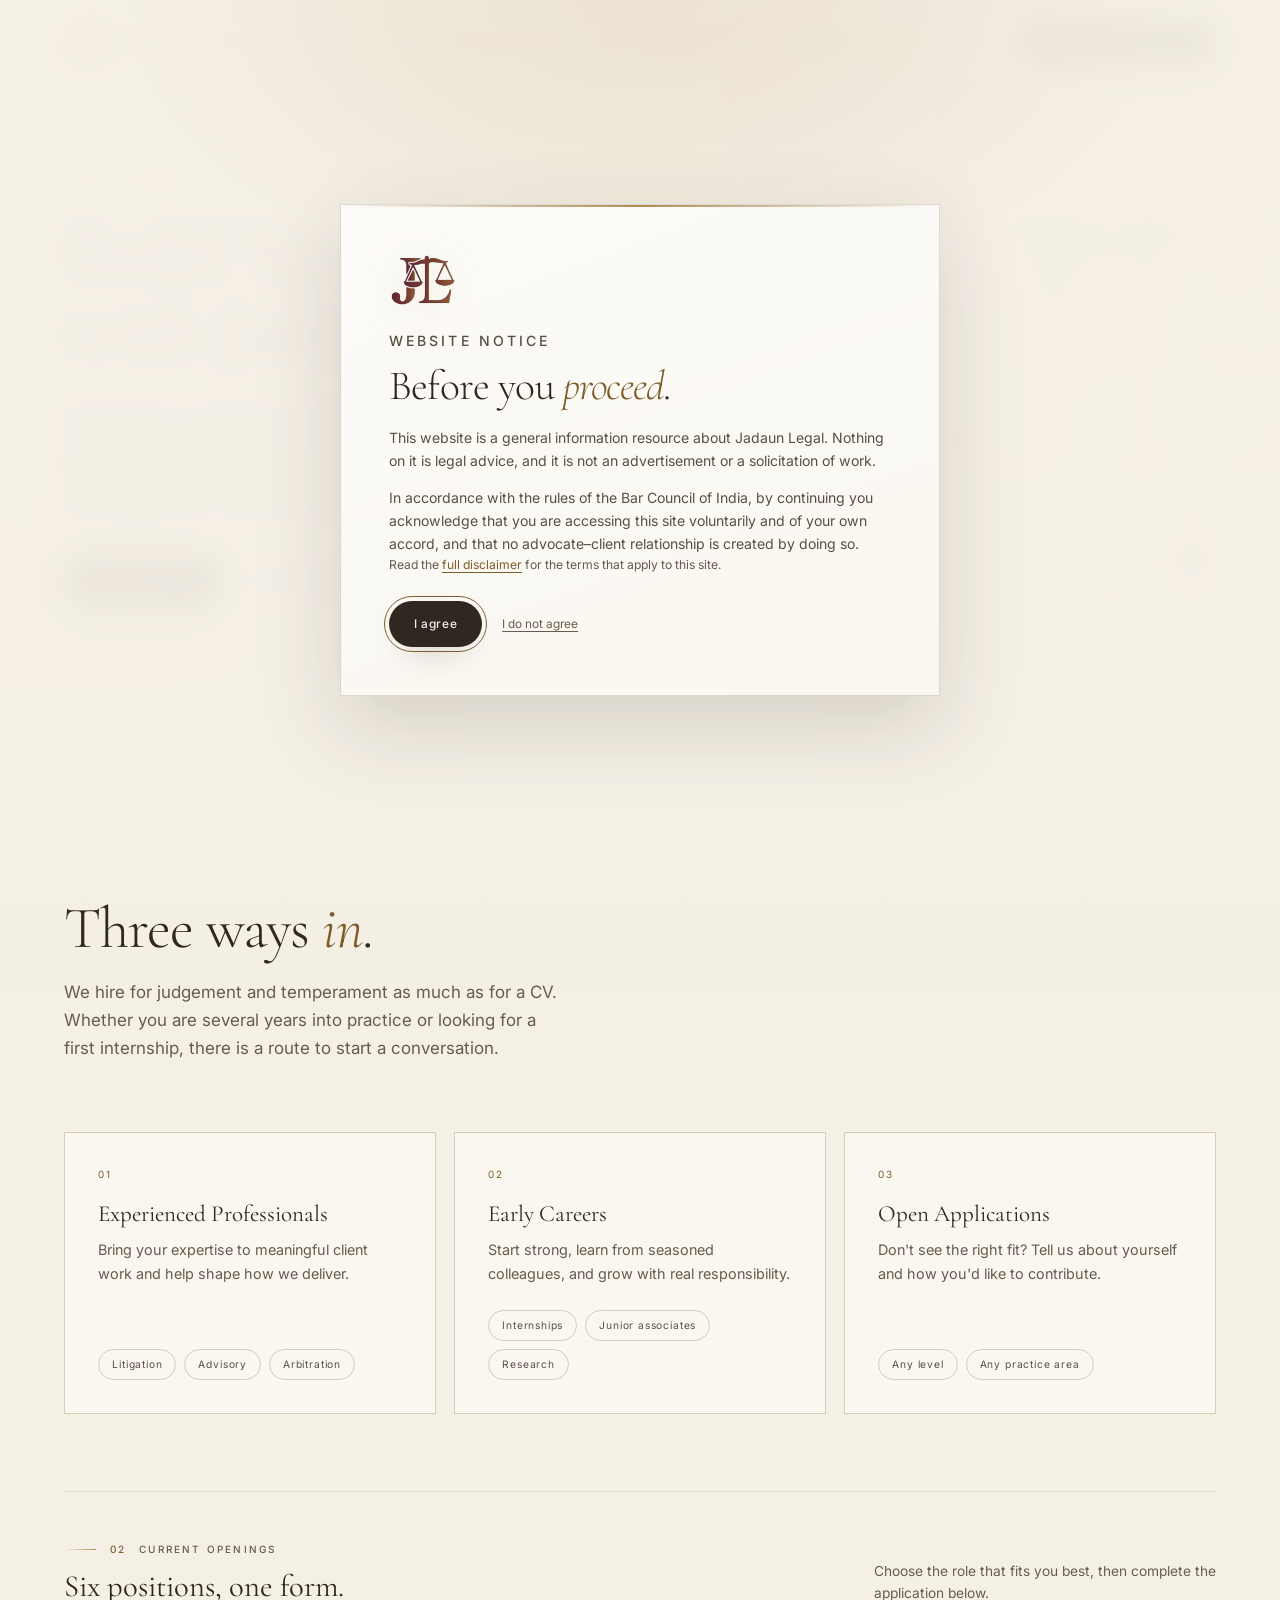
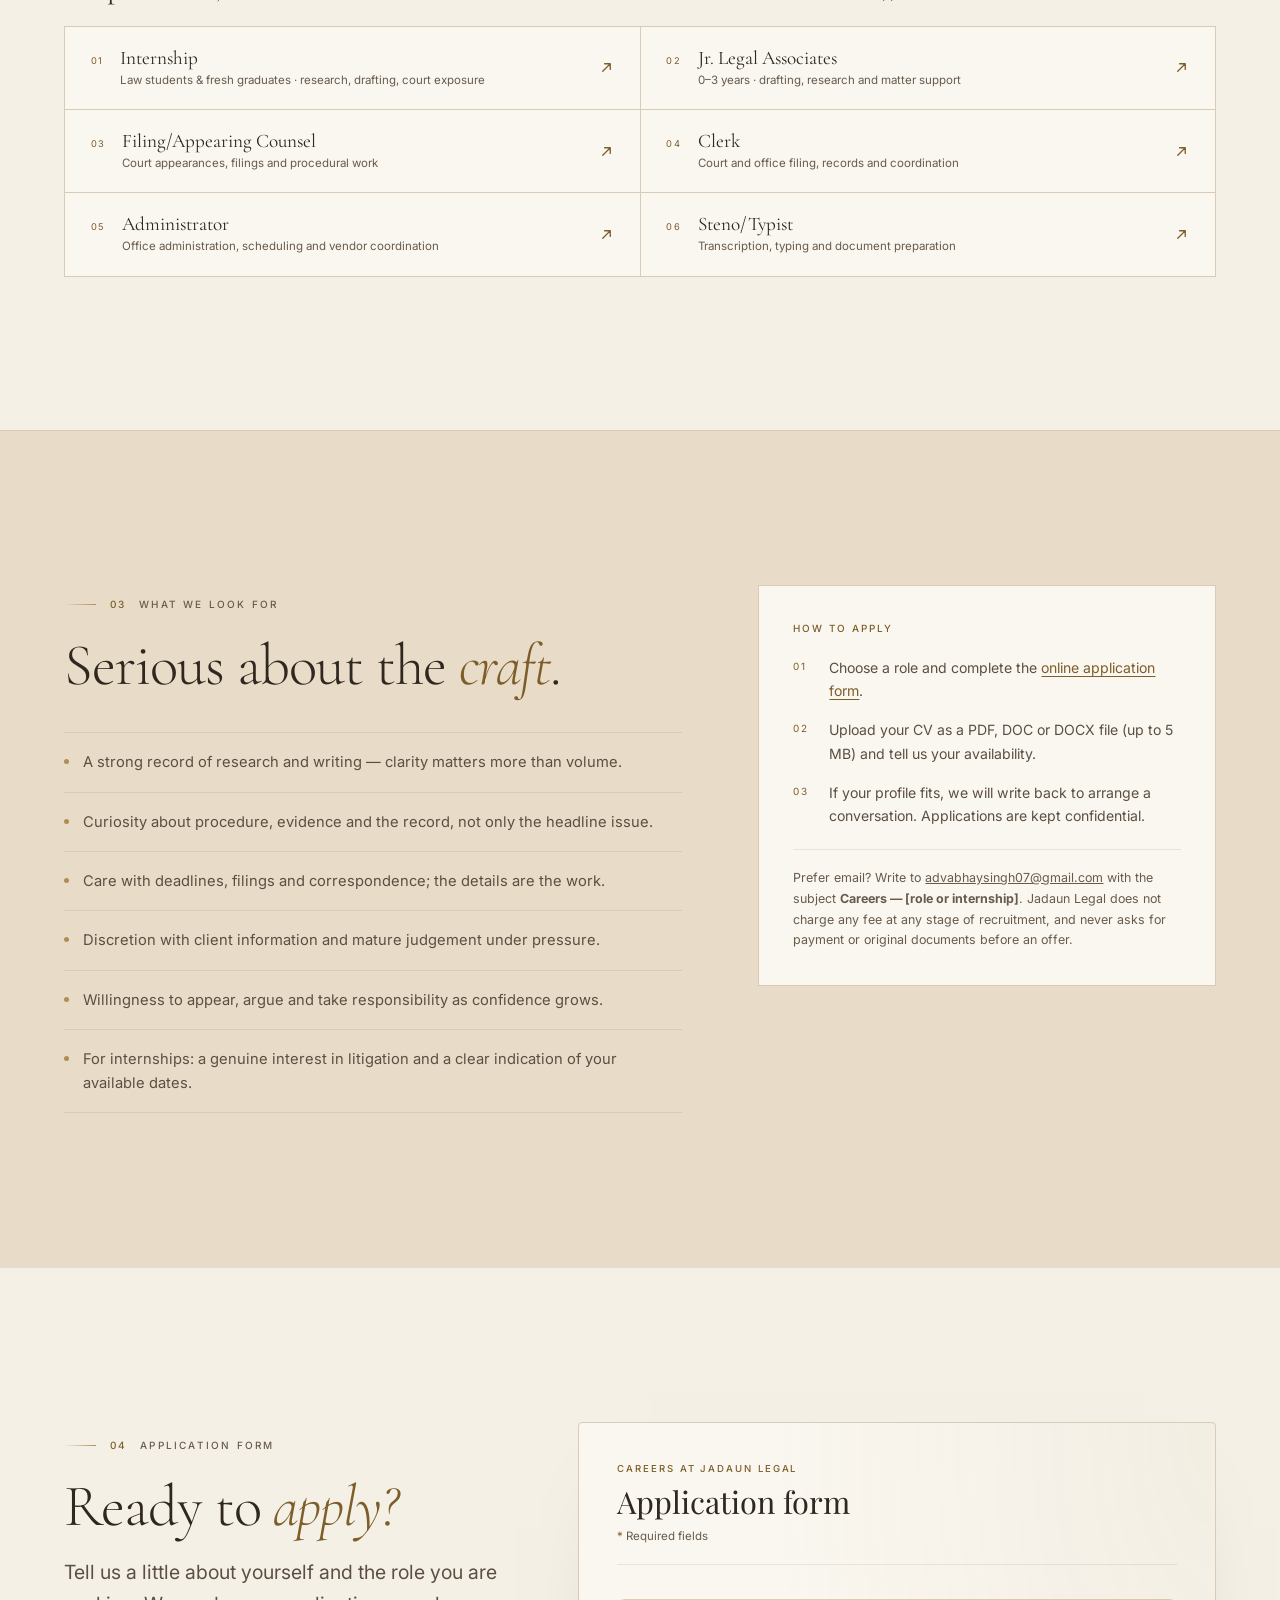
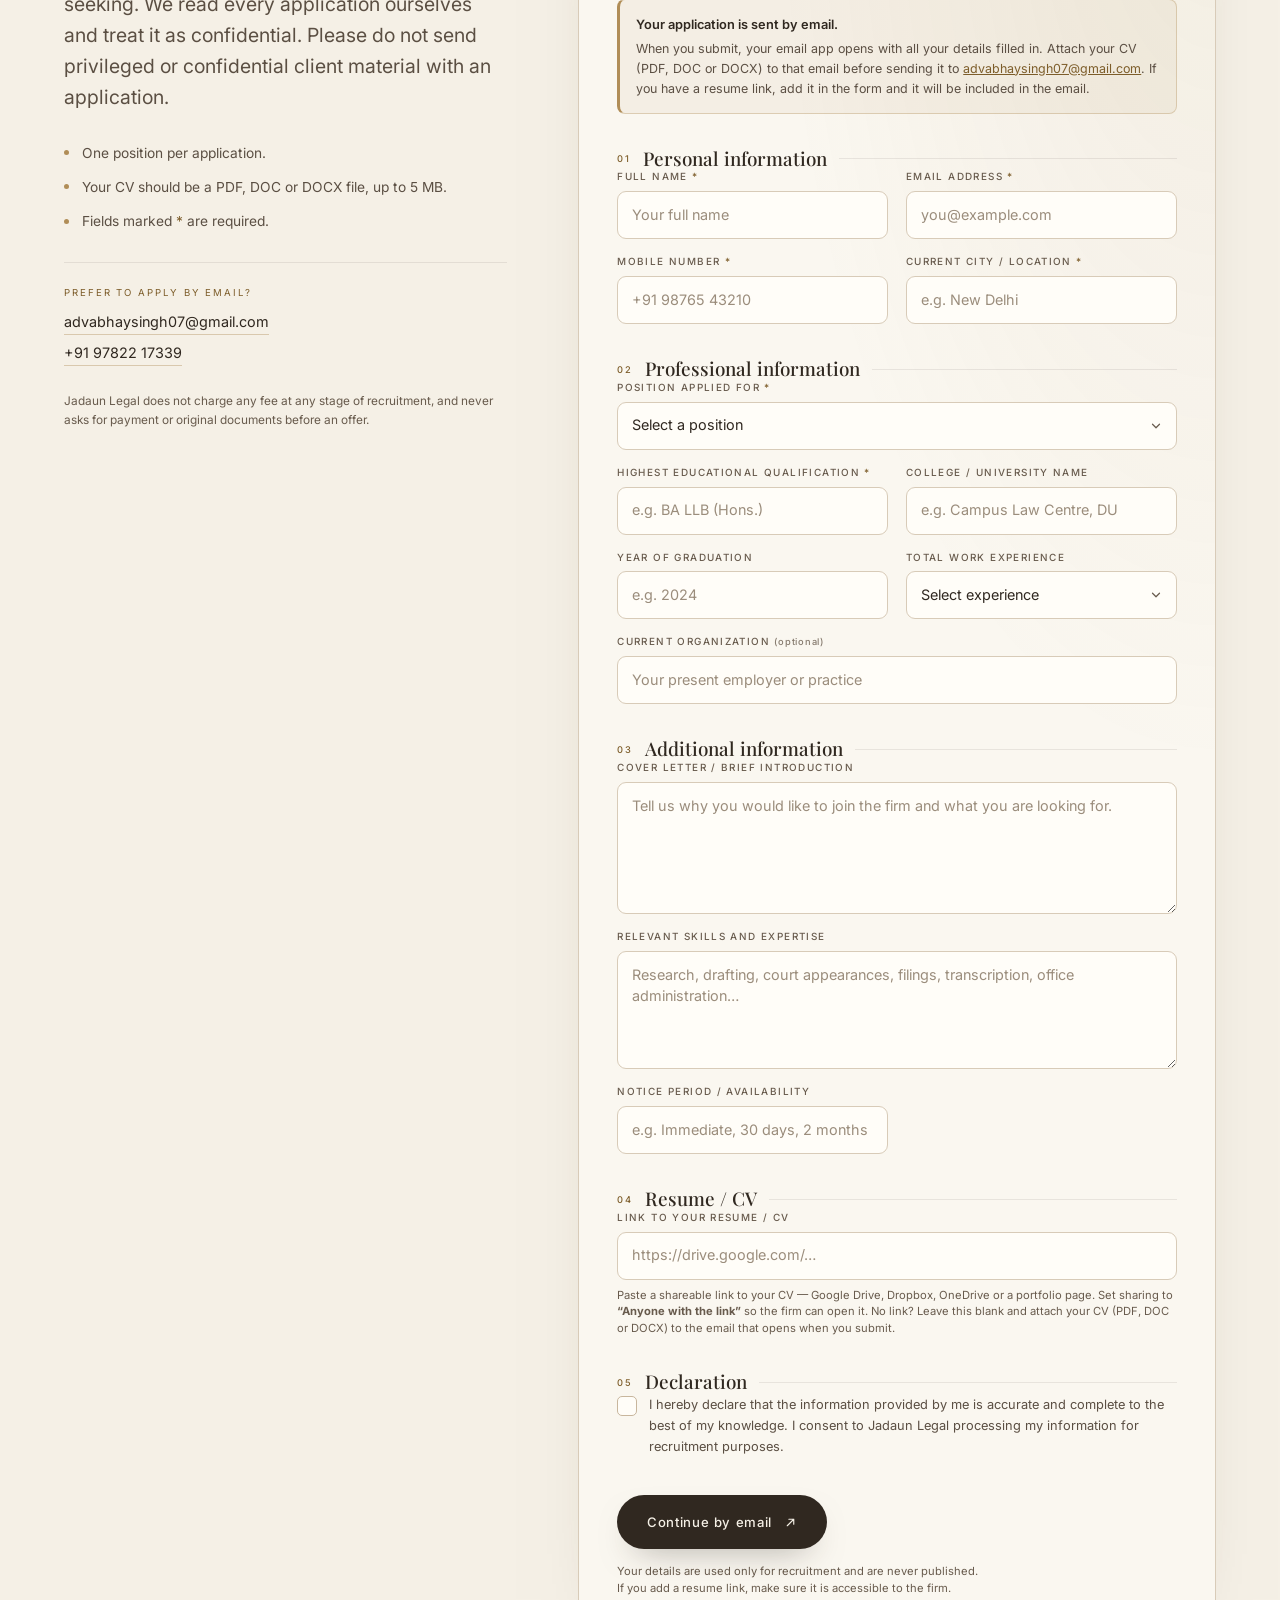
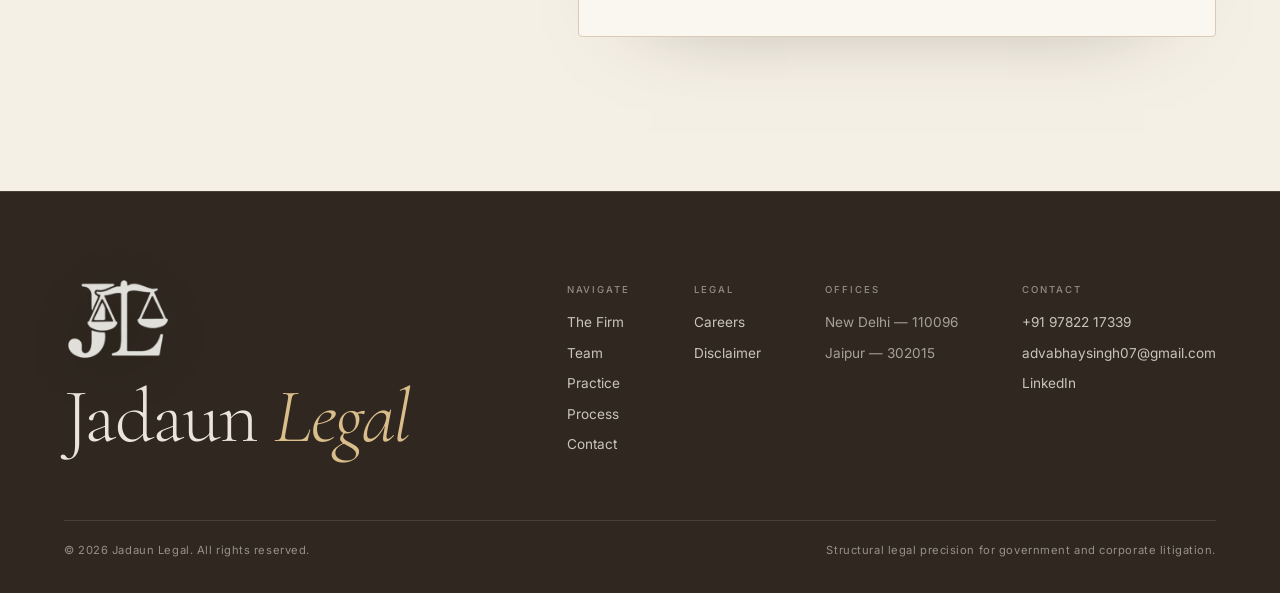
<file: careers.html>
<!doctype html>
<html lang="en" class="no-js">
<head>
<meta charset="utf-8">
<meta name="viewport" content="width=device-width, initial-scale=1">
<title>Careers — Build Your Career with Jadaun Legal</title>
<meta name="description" content="Build your career with Jadaun Legal. Explore internships, legal associate, counsel, clerk, administrator and steno/typist roles in New Delhi and Jaipur, and apply through our secure application form.">
<meta name="theme-color" content="#F5F0E6">
<meta name="color-scheme" content="light">

<link rel="canonical" href="https://www.jadaunlegal.com/careers.html">

<meta property="og:type" content="website">
<meta property="og:site_name" content="Jadaun Legal">
<meta property="og:url" content="https://www.jadaunlegal.com/careers.html">
<meta property="og:title" content="Careers — Build Your Career with Jadaun Legal">
<meta property="og:description" content="Build your career with Jadaun Legal. Explore open legal and administrative roles and apply online.">
<meta property="og:locale" content="en_IN">
<meta property="og:image" content="https://www.jadaunlegal.com/assets/img/supreme-court-hero.jpg">
<meta property="og:image:width" content="1325">
<meta property="og:image:height" content="1187">
<meta property="og:image:alt" content="The Supreme Court of India">

<meta name="twitter:card" content="summary_large_image">
<meta name="twitter:title" content="Careers — Build Your Career with Jadaun Legal">
<meta name="twitter:description" content="Explore open legal and administrative roles and apply online.">
<meta name="twitter:image" content="https://www.jadaunlegal.com/assets/img/supreme-court-hero.jpg">

<link rel="icon" type="image/png" sizes="256x256" href="assets/img/favicon.png">
<link rel="apple-touch-icon" href="assets/img/favicon.png">

<link rel="preconnect" href="https://fonts.googleapis.com">
<link rel="preconnect" href="https://fonts.gstatic.com" crossorigin>
<link href="https://fonts.googleapis.com/css2?family=Cormorant+Garamond:ital,wght@0,300;0,400;0,500;1,300;1,400&family=Inter:wght@300;400;500;600&family=Playfair+Display:ital,wght@0,400;0,500;0,600;1,400&display=swap" rel="stylesheet">

<link rel="stylesheet" href="assets/css/style.css?v=20261106a">
<script>
  document.documentElement.classList.replace("no-js", "js");
  try {
    if (localStorage.getItem("jl-disclaimer-accepted-v1") === "accepted") {
      document.documentElement.classList.add("consent-ok");
    }
  } catch (error) {}
</script>
<noscript><style>.consent { display: none !important; }</style></noscript>
</head>
<body>

<a class="skip" href="#main">Skip to main content</a>
<div class="grain" aria-hidden="true"></div>
<div class="progress" aria-hidden="true"><i></i></div>

<div class="loader" id="loader" aria-hidden="true">
  <div class="loader__inner">
    <img class="loader__mark" src="assets/img/logo-mark.png" alt="" width="256" height="204" decoding="async">
    <span class="loader__bar"><i></i></span>
    <span class="loader__label">Jadaun Legal</span>
  </div>
</div>

<div class="consent" id="consent" role="dialog" aria-modal="true"
     aria-labelledby="consentTitle" aria-describedby="consentText">
  <div class="consent__panel">
    <img class="consent__mark" src="assets/img/logo-mark.png" alt=""
         width="256" height="204" decoding="async">
    <p class="consent__eyebrow">Website notice</p>
    <h2 id="consentTitle">Before you <em>proceed</em>.</h2>

    <div id="consentText">
      <p>
        This website is a general information resource about Jadaun Legal. Nothing on it
        is legal advice, and it is not an advertisement or a solicitation of work.
      </p>
      <p>
        In accordance with the rules of the Bar Council of India, by continuing you
        acknowledge that you are accessing this site voluntarily and of your own accord,
        and that no advocate–client relationship is created by doing so.
      </p>
    </div>

    <p class="consent__small">
      Read the <a href="disclaimer.html" target="_blank" rel="noopener">full disclaimer</a>
      for the terms that apply to this site.
    </p>

    <div class="consent__actions">
      <button class="btn btn--primary" type="button" data-consent-agree>I agree</button>
      <button class="consent__decline" type="button" data-consent-decline>I do not agree</button>
    </div>

    <p class="consent__error" hidden>
      You need to agree to the notice before browsing the site. You can read the
      <a href="disclaimer.html" target="_blank" rel="noopener">full disclaimer</a> first.
    </p>
  </div>
</div>

<header class="nav" id="nav">
  <div class="wrap nav__inner">
    <a class="brand" href="index.html" aria-label="Jadaun Legal — home">
      <img class="brand__mark" src="assets/img/logo-mark.png" alt="" width="256" height="204" decoding="async">
      <span class="brand__text">Jadaun <span>Legal</span></span>
    </a>

    <nav aria-label="Primary">
      <ul class="nav__links">
        <li><a href="index.html#firm">The Firm</a></li>
        <li><a href="index.html#founder">Managing Partner</a></li>
        <li><a href="index.html#team">Team</a></li>
        <li><a href="index.html#practice">Practice</a></li>
        <li><a href="index.html#process">Process</a></li>
        <li><a href="careers.html" aria-current="page">Careers</a></li>
        <li><a href="index.html#contact">Contact</a></li>
      </ul>
    </nav>

    <div class="nav__right">
      <a class="btn btn--primary btn--sm magnetic" href="index.html#contact">
        Book a consultation
        <svg viewBox="0 0 16 16" aria-hidden="true"><path d="M4 12 12 4M12 4H6M12 4v6" fill="none" stroke="currentColor" stroke-width="1.4" stroke-linecap="round"/></svg>
      </a>
      <button class="nav__toggle" id="menuBtn" aria-expanded="false" aria-controls="menu" aria-label="Open menu">
        <span></span><span></span>
      </button>
    </div>
  </div>
</header>

<div class="menu" id="menu" aria-hidden="true">
  <nav aria-label="Mobile">
    <a href="index.html#firm">The Firm <span>01</span></a>
    <a href="index.html#founder">Managing Partner <span>02</span></a>
    <a href="index.html#team">Team <span>03</span></a>
    <a href="index.html#practice">Practice <span>04</span></a>
    <a href="index.html#process">Process <span>05</span></a>
    <a href="careers.html">Careers <span>06</span></a>
    <a href="index.html#contact">Contact <span>07</span></a>
  </nav>
  <div class="menu__foot">
    <p>New Delhi · Jaipur</p>
    <a href="tel:+919782217339">+91 97822 17339</a>
    <a href="mailto:advabhaysingh07@gmail.com">advabhaysingh07@gmail.com</a>
  </div>
</div>

<main id="main">

  <section class="pagehead">
    <img class="pagehead__mark" src="assets/img/logo-mark.png" alt="" width="256" height="204" aria-hidden="true" decoding="async">
    <div class="wrap pagehead__inner">
      <div>
        <p class="pagehead__crumbs">
          <a href="index.html">Home</a> <span>/</span> Careers
        </p>
        <h1 class="pagehead__title reveal">Build Your <em>Career</em> with Jadaun Legal</h1>
        <p class="pagehead__lead reveal" style="--d:.08s">
          We welcome law graduates, aspiring legal professionals and administrative
          candidates who want to do careful, consequential work. Explore the roles below
          and apply through our secure application form — every application is read by
          the firm.
        </p>
        <div class="pagehead__cta reveal" style="--d:.14s">
          <a class="btn btn--primary magnetic" href="#application-form">
            Apply Now
            <svg viewBox="0 0 16 16" aria-hidden="true"><path d="M4 12 12 4M12 4H6M12 4v6" fill="none" stroke="currentColor" stroke-width="1.4" stroke-linecap="round"/></svg>
          </a>
          <a class="link-arrow" href="#openings">
            View open positions
            <svg viewBox="0 0 16 16" aria-hidden="true"><path d="M2 8h11M9 4l4 4-4 4" fill="none" stroke="currentColor" stroke-width="1.4" stroke-linecap="round" stroke-linejoin="round"/></svg>
          </a>
        </div>
      </div>
      <div class="pagehead__aside" aria-hidden="true">
        <span>Open positions</span>
        <strong>06</strong>
        <span>New Delhi · Jaipur</span>
      </div>
    </div>
  </section>

  <section class="section" aria-labelledby="tracks-heading">
    <div class="wrap">
      <div class="section__head">
        <p class="eyebrow reveal"><span class="num">01</span> Where you could make an impact</p>
        <h2 class="display reveal" style="--d:.06s" id="tracks-heading">Three ways <em>in</em>.</h2>
        <p class="section__lead reveal" style="--d:.12s">
          We hire for judgement and temperament as much as for a CV. Whether you are several
          years into practice or looking for a first internship, there is a route to start a
          conversation.
        </p>
      </div>

      <div class="tracks">
        <article class="track reveal" style="--d:.04s">
          <span class="track__n">01</span>
          <h3>Experienced Professionals</h3>
          <p>
            Bring your expertise to meaningful client work and help shape how we deliver.
          </p>
          <div class="track__tags">
            <span>Litigation</span><span>Advisory</span><span>Arbitration</span>
          </div>
        </article>

        <article class="track reveal" style="--d:.1s">
          <span class="track__n">02</span>
          <h3>Early Careers</h3>
          <p>
            Start strong, learn from seasoned colleagues, and grow with real responsibility.
          </p>
          <div class="track__tags">
            <span>Internships</span><span>Junior associates</span><span>Research</span>
          </div>
        </article>

        <article class="track reveal" style="--d:.16s">
          <span class="track__n">03</span>
          <h3>Open Applications</h3>
          <p>
            Don't see the right fit? Tell us about yourself and how you'd like to contribute.
          </p>
          <div class="track__tags">
            <span>Any level</span><span>Any practice area</span>
          </div>
        </article>
      </div>

      <div class="roles__head reveal" id="openings">
        <div>
          <p class="eyebrow"><span class="num">02</span> Current openings</p>
          <h3>Six positions, one form.</h3>
        </div>
        <p>Choose the role that fits you best, then complete the application below.</p>
      </div>

      <div class="roles" aria-label="Open positions">
        <a class="role reveal" href="#application-form" data-role="Internship" style="--d:.02s">
          <span class="role__n">01</span>
          <span class="role__name">Internship</span>
          <span class="role__meta">Law students &amp; fresh graduates · research, drafting, court exposure</span>
          <span class="role__arrow" aria-hidden="true">
            <svg viewBox="0 0 16 16"><path d="M4 12 12 4M12 4H6M12 4v6" fill="none" stroke="currentColor" stroke-width="1.4" stroke-linecap="round"/></svg>
          </span>
        </a>

        <a class="role reveal" href="#application-form" data-role="Jr. Legal Associates" style="--d:.05s">
          <span class="role__n">02</span>
          <span class="role__name">Jr. Legal Associates</span>
          <span class="role__meta">0–3 years · drafting, research and matter support</span>
          <span class="role__arrow" aria-hidden="true">
            <svg viewBox="0 0 16 16"><path d="M4 12 12 4M12 4H6M12 4v6" fill="none" stroke="currentColor" stroke-width="1.4" stroke-linecap="round"/></svg>
          </span>
        </a>

        <a class="role reveal" href="#application-form" data-role="Filing/Appearing Counsel" style="--d:.08s">
          <span class="role__n">03</span>
          <span class="role__name">Filing/Appearing Counsel</span>
          <span class="role__meta">Court appearances, filings and procedural work</span>
          <span class="role__arrow" aria-hidden="true">
            <svg viewBox="0 0 16 16"><path d="M4 12 12 4M12 4H6M12 4v6" fill="none" stroke="currentColor" stroke-width="1.4" stroke-linecap="round"/></svg>
          </span>
        </a>

        <a class="role reveal" href="#application-form" data-role="Clerk" style="--d:.11s">
          <span class="role__n">04</span>
          <span class="role__name">Clerk</span>
          <span class="role__meta">Court and office filing, records and coordination</span>
          <span class="role__arrow" aria-hidden="true">
            <svg viewBox="0 0 16 16"><path d="M4 12 12 4M12 4H6M12 4v6" fill="none" stroke="currentColor" stroke-width="1.4" stroke-linecap="round"/></svg>
          </span>
        </a>

        <a class="role reveal" href="#application-form" data-role="Administrator" style="--d:.14s">
          <span class="role__n">05</span>
          <span class="role__name">Administrator</span>
          <span class="role__meta">Office administration, scheduling and vendor coordination</span>
          <span class="role__arrow" aria-hidden="true">
            <svg viewBox="0 0 16 16"><path d="M4 12 12 4M12 4H6M12 4v6" fill="none" stroke="currentColor" stroke-width="1.4" stroke-linecap="round"/></svg>
          </span>
        </a>

        <a class="role reveal" href="#application-form" data-role="Steno/Typist" style="--d:.17s">
          <span class="role__n">06</span>
          <span class="role__name">Steno/Typist</span>
          <span class="role__meta">Transcription, typing and document preparation</span>
          <span class="role__arrow" aria-hidden="true">
            <svg viewBox="0 0 16 16"><path d="M4 12 12 4M12 4H6M12 4v6" fill="none" stroke="currentColor" stroke-width="1.4" stroke-linecap="round"/></svg>
          </span>
        </a>
      </div>
    </div>
  </section>

  <section class="section section--beige" aria-labelledby="look-heading">
    <div class="wrap careers__grid">
      <div>
        <p class="eyebrow reveal"><span class="num">03</span> What we look for</p>
        <h2 class="display reveal" style="--d:.06s" id="look-heading">Serious about the <em>craft</em>.</h2>
        <ul class="criteria reveal" style="--d:.12s">
          <li>A strong record of research and writing — clarity matters more than volume.</li>
          <li>Curiosity about procedure, evidence and the record, not only the headline issue.</li>
          <li>Care with deadlines, filings and correspondence; the details are the work.</li>
          <li>Discretion with client information and mature judgement under pressure.</li>
          <li>Willingness to appear, argue and take responsibility as confidence grows.</li>
          <li>For internships: a genuine interest in litigation and a clear indication of your available dates.</li>
        </ul>
      </div>

      <aside class="careers__aside reveal" style="--d:.18s" aria-labelledby="apply-steps-heading">
        <h3 id="apply-steps-heading">How to apply</h3>
        <ol class="apply__steps">
          <li>
            Choose a role and complete the
            <a href="#application-form">online application form</a>.
          </li>
          <li>
            Upload your CV as a PDF, DOC or DOCX file (up to 5 MB) and tell us your
            availability.
          </li>
          <li>
            If your profile fits, we will write back to arrange a conversation.
            Applications are kept confidential.
          </li>
        </ol>
        <p class="careers__hint">
          Prefer email? Write to
          <a href="mailto:advabhaysingh07@gmail.com">advabhaysingh07@gmail.com</a>
          with the subject <strong>Careers — [role or internship]</strong>. Jadaun Legal
          does not charge any fee at any stage of recruitment, and never asks for payment
          or original documents before an offer.
        </p>
      </aside>
    </div>
  </section>

  <section class="section" id="application-form" aria-labelledby="apply-heading">
    <div class="wrap application">
      <div class="application__intro reveal">
        <p class="eyebrow"><span class="num">04</span> Application form</p>
        <h2 class="display" id="apply-heading">Ready to <em>apply?</em></h2>
        <p class="lead">
          Tell us a little about yourself and the role you are seeking. We read every
          application ourselves and treat it as confidential. Please do not send
          privileged or confidential client material with an application.
        </p>

        <ul class="application__points">
          <li>One position per application.</li>
          <li>Your CV should be a PDF, DOC or DOCX file, up to 5 MB.</li>
          <li>Fields marked <span class="af-req" aria-hidden="true">*</span> are required.</li>
        </ul>

        <div class="application__contact">
          <p>Prefer to apply by email?</p>
          <a href="mailto:advabhaysingh07@gmail.com">advabhaysingh07@gmail.com</a>
          <a href="tel:+919782217339">+91 97822 17339</a>
        </div>

        <p class="application__hint">
          Jadaun Legal does not charge any fee at any stage of recruitment, and never
          asks for payment or original documents before an offer.
        </p>
      </div>

      <div class="application__card reveal" style="--d:.1s">
        <form class="appform" id="applicationForm"
              action="mailto:advabhaysingh07@gmail.com" method="post"
              enctype="text/plain" accept-charset="UTF-8" novalidate>
          <div class="appform__head">
            <p class="appform__kicker">Careers at Jadaun Legal</p>
            <h3>Application form</h3>
            <p class="appform__required"><span aria-hidden="true">*</span> Required fields</p>
          </div>

          <noscript>
            <p class="appform__notice">
              The online form needs JavaScript. Please email your CV to
              <a href="mailto:advabhaysingh07@gmail.com">advabhaysingh07@gmail.com</a>
              with the subject <strong>Careers — [role]</strong>.
            </p>
          </noscript>

          <div class="appform__notice" id="applicationNotice" hidden>
            <strong>Your application is sent by email.</strong>
            <p>
              When you submit, your email app opens with all your details filled in.
              Attach your CV (PDF, DOC or DOCX) to that email before sending it to
              <a href="mailto:advabhaysingh07@gmail.com">advabhaysingh07@gmail.com</a>.
              If you have a resume link, add it in the form and it will be included in
              the email.
            </p>
          </div>

          <fieldset class="af-set">
            <legend>
              <span class="af-legend">
                <span class="af-set__n">01</span> Personal information
                <span class="af-set__line" aria-hidden="true"></span>
              </span>
            </legend>

            <div class="af-grid">
              <div class="af-field">
                <label for="fullName">Full name <span class="af-req" aria-hidden="true">*</span></label>
                <input id="fullName" name="full_name" type="text" autocomplete="name"
                       required aria-required="true" aria-describedby="fullName-error"
                       placeholder="Your full name">
                <p class="af-error" id="fullName-error" hidden></p>
              </div>

              <div class="af-field">
                <label for="email">Email address <span class="af-req" aria-hidden="true">*</span></label>
                <input id="email" name="email" type="email" autocomplete="email"
                       inputmode="email" required aria-required="true"
                       aria-describedby="email-error" placeholder="you@example.com">
                <p class="af-error" id="email-error" hidden></p>
              </div>

              <div class="af-field">
                <label for="mobile">Mobile number <span class="af-req" aria-hidden="true">*</span></label>
                <input id="mobile" name="mobile" type="tel" autocomplete="tel"
                       inputmode="tel" required aria-required="true"
                       aria-describedby="mobile-error" placeholder="+91 98765 43210">
                <p class="af-error" id="mobile-error" hidden></p>
              </div>

              <div class="af-field">
                <label for="city">Current city / location <span class="af-req" aria-hidden="true">*</span></label>
                <input id="city" name="city" type="text" autocomplete="address-level2"
                       required aria-required="true" aria-describedby="city-error"
                       placeholder="e.g. New Delhi">
                <p class="af-error" id="city-error" hidden></p>
              </div>
            </div>
          </fieldset>

          <fieldset class="af-set">
            <legend>
              <span class="af-legend">
                <span class="af-set__n">02</span> Professional information
                <span class="af-set__line" aria-hidden="true"></span>
              </span>
            </legend>

            <div class="af-grid">
              <div class="af-field af-field--full">
                <label for="position">Position applied for <span class="af-req" aria-hidden="true">*</span></label>
                <div class="af-select">
                  <select id="position" name="position" required aria-required="true"
                          aria-describedby="position-error">
                    <option value="">Select a position</option>
                    <option value="Internship">Internship</option>
                    <option value="Jr. Legal Associates">Jr. Legal Associates</option>
                    <option value="Filing/Appearing Counsel">Filing/Appearing Counsel</option>
                    <option value="Clerk">Clerk</option>
                    <option value="Administrator">Administrator</option>
                    <option value="Steno/Typist">Steno/Typist</option>
                  </select>
                  <svg viewBox="0 0 16 16" aria-hidden="true"><path d="M4 6l4 4 4-4" fill="none" stroke="currentColor" stroke-width="1.4" stroke-linecap="round" stroke-linejoin="round"/></svg>
                </div>
                <p class="af-error" id="position-error" hidden></p>
              </div>

              <div class="af-field">
                <label for="qualification">Highest educational qualification <span class="af-req" aria-hidden="true">*</span></label>
                <input id="qualification" name="qualification" type="text"
                       autocomplete="organization-title" required aria-required="true"
                       aria-describedby="qualification-error"
                       placeholder="e.g. BA LLB (Hons.)">
                <p class="af-error" id="qualification-error" hidden></p>
              </div>

              <div class="af-field">
                <label for="college">College / university name</label>
                <input id="college" name="college" type="text" autocomplete="organization"
                       placeholder="e.g. Campus Law Centre, DU">
              </div>

              <div class="af-field">
                <label for="graduationYear">Year of graduation</label>
                <input id="graduationYear" name="graduation_year" type="number"
                       inputmode="numeric" min="1950" max="2035" step="1"
                       aria-describedby="graduationYear-error" placeholder="e.g. 2024">
                <p class="af-error" id="graduationYear-error" hidden></p>
              </div>

              <div class="af-field">
                <label for="experience">Total work experience</label>
                <div class="af-select">
                  <select id="experience" name="experience">
                    <option value="">Select experience</option>
                    <option value="Fresher">Fresher</option>
                    <option value="Less than 1 year">Less than 1 year</option>
                    <option value="1–3 years">1–3 years</option>
                    <option value="3–5 years">3–5 years</option>
                    <option value="More than 5 years">More than 5 years</option>
                  </select>
                  <svg viewBox="0 0 16 16" aria-hidden="true"><path d="M4 6l4 4 4-4" fill="none" stroke="currentColor" stroke-width="1.4" stroke-linecap="round" stroke-linejoin="round"/></svg>
                </div>
              </div>

              <div class="af-field af-field--full">
                <label for="currentOrganization">Current organization <span class="af-optional">(optional)</span></label>
                <input id="currentOrganization" name="current_organization" type="text"
                       autocomplete="organization" placeholder="Your present employer or practice">
              </div>
            </div>
          </fieldset>

          <fieldset class="af-set">
            <legend>
              <span class="af-legend">
                <span class="af-set__n">03</span> Additional information
                <span class="af-set__line" aria-hidden="true"></span>
              </span>
            </legend>

            <div class="af-grid">
              <div class="af-field af-field--full">
                <label for="coverLetter">Cover letter / brief introduction</label>
                <textarea id="coverLetter" name="cover_letter" rows="5" maxlength="3000"
                          placeholder="Tell us why you would like to join the firm and what you are looking for."></textarea>
              </div>

              <div class="af-field af-field--full">
                <label for="skills">Relevant skills and expertise</label>
                <textarea id="skills" name="skills" rows="4" maxlength="1500"
                          placeholder="Research, drafting, court appearances, filings, transcription, office administration…"></textarea>
              </div>

              <div class="af-field">
                <label for="noticePeriod">Notice period / availability</label>
                <input id="noticePeriod" name="notice_period" type="text"
                       placeholder="e.g. Immediate, 30 days, 2 months">
              </div>
            </div>
          </fieldset>

          <fieldset class="af-set">
            <legend>
              <span class="af-legend">
                <span class="af-set__n">04</span> Resume / CV
                <span class="af-set__line" aria-hidden="true"></span>
              </span>
            </legend>

            <div class="af-field af-field--full">
              <label for="resumeLink">Link to your resume / CV</label>
              <input id="resumeLink" name="resume_link" type="url" inputmode="url"
                     autocomplete="url" placeholder="https://drive.google.com/…"
                     aria-describedby="resume-help resumeLink-error">
              <p class="af-hint" id="resume-help">
                Paste a shareable link to your CV — Google Drive, Dropbox, OneDrive or a
                portfolio page. Set sharing to <strong>“Anyone with the link”</strong> so the
                firm can open it. No link? Leave this blank and attach your CV (PDF, DOC or
                DOCX) to the email that opens when you submit.
              </p>
              <p class="af-error" id="resumeLink-error" hidden></p>
            </div>
          </fieldset>

          <fieldset class="af-set af-set--declaration">
            <legend>
              <span class="af-legend">
                <span class="af-set__n">05</span> Declaration
                <span class="af-set__line" aria-hidden="true"></span>
              </span>
            </legend>

            <label class="af-check" for="declaration">
              <input id="declaration" name="declaration" type="checkbox" value="yes"
                     required aria-required="true" aria-describedby="declaration-error">
              <span class="af-check__box" aria-hidden="true">
                <svg viewBox="0 0 16 16"><path d="M3 8.5l3.2 3.2L13 4.5" fill="none" stroke="currentColor" stroke-width="1.8" stroke-linecap="round" stroke-linejoin="round"/></svg>
              </span>
              <span class="af-check__text">
                I hereby declare that the information provided by me is accurate and
                complete to the best of my knowledge. I consent to Jadaun Legal processing
                my information for recruitment purposes.
              </span>
            </label>
            <p class="af-error" id="declaration-error" hidden></p>
          </fieldset>

          <div class="af-honeypot" aria-hidden="true">
            <label for="companyWebsite">Company website</label>
            <input id="companyWebsite" name="company_website" type="text"
                   tabindex="-1" autocomplete="off">
          </div>

          <input type="hidden" name="client_token" id="clientToken" value="">

          <div class="appform__actions">
            <button class="btn btn--primary af-submit" type="submit" id="applicationSubmit">
              <span class="af-submit__label" data-submit-label>Submit application</span>
              <span class="af-spinner" aria-hidden="true"></span>
              <svg viewBox="0 0 16 16" aria-hidden="true"><path d="M4 12 12 4M12 4H6M12 4v6" fill="none" stroke="currentColor" stroke-width="1.4" stroke-linecap="round"/></svg>
            </button>
            <p class="appform__privacy">
              Your details are used only for recruitment and are never published. If you
              add a resume link, make sure it is accessible to the firm.
            </p>
          </div>

          <div class="appform__status" id="applicationStatus" role="status" aria-live="polite" hidden>
            <p id="applicationStatusText"></p>
            <div class="appform__status-actions">
              <a id="applicationStatusLink" href="mailto:advabhaysingh07@gmail.com" hidden>Open email app</a>
              <button type="button" class="appform__copy" id="applicationCopy" hidden>Copy application details</button>
            </div>
          </div>
        </form>

        <div class="af-success" id="applicationSuccess" hidden tabindex="-1"
             role="status" aria-live="polite">
          <span class="af-success__mark" aria-hidden="true">
            <svg viewBox="0 0 24 24"><path d="M4 12.5l5 5L20 6.5" fill="none" stroke="currentColor" stroke-width="1.6" stroke-linecap="round" stroke-linejoin="round"/></svg>
          </span>
          <h3>Application received</h3>
          <p>
            Thank you for your interest in joining Jadaun Legal. Your application has been
            submitted successfully. Our recruitment team will review your profile and
            contact you if your qualifications match our requirements.
          </p>
          <button type="button" class="btn btn--ghost" id="applicationAgain">
            Submit another application
          </button>
        </div>
      </div>
    </div>
  </section>

</main>

<footer class="footer">
  <div class="wrap">
    <div class="footer__top">
      <div class="footer__brand">
        <img class="footer__mark" src="assets/img/logo-mark.png"
             alt="" width="256" height="204" decoding="async">
        <a class="footer__wordmark" href="index.html">Jadaun <em>Legal</em></a>
      </div>

      <div class="footer__cols">
        <div>
          <h4>Navigate</h4>
          <ul>
            <li><a href="index.html#firm">The Firm</a></li>
            <li><a href="index.html#team">Team</a></li>
            <li><a href="index.html#practice">Practice</a></li>
            <li><a href="index.html#process">Process</a></li>
            <li><a href="index.html#contact">Contact</a></li>
          </ul>
        </div>
        <div>
          <h4>Legal</h4>
          <ul>
            <li><a href="careers.html" aria-current="page">Careers</a></li>
            <li><a href="disclaimer.html">Disclaimer</a></li>
          </ul>
        </div>
        <div>
          <h4>Offices</h4>
          <ul>
            <li>New Delhi — 110096</li>
            <li>Jaipur — 302015</li>
          </ul>
        </div>
        <div>
          <h4>Contact</h4>
          <ul>
            <li><a href="tel:+919782217339">+91 97822 17339</a></li>
            <li><a href="mailto:advabhaysingh07@gmail.com">advabhaysingh07@gmail.com</a></li>
            <li><a href="https://www.linkedin.com/in/abhay-singh-jadaun-8214803b9/" target="_blank" rel="noopener noreferrer">LinkedIn</a></li>
          </ul>
        </div>
      </div>
    </div>

    <div class="footer__bottom">
      <span>© <span id="year">2026</span> Jadaun Legal. All rights reserved.</span>
      <span>Structural legal precision for government and corporate litigation.</span>
    </div>
  </div>
</footer>

<script src="assets/js/app.js?v=20261104b" defer></script>
<script src="assets/js/careers-config.js?v=20261104c" defer></script>
<script src="assets/js/careers.js?v=20261106a" defer></script>
</body>
</html>
</file>
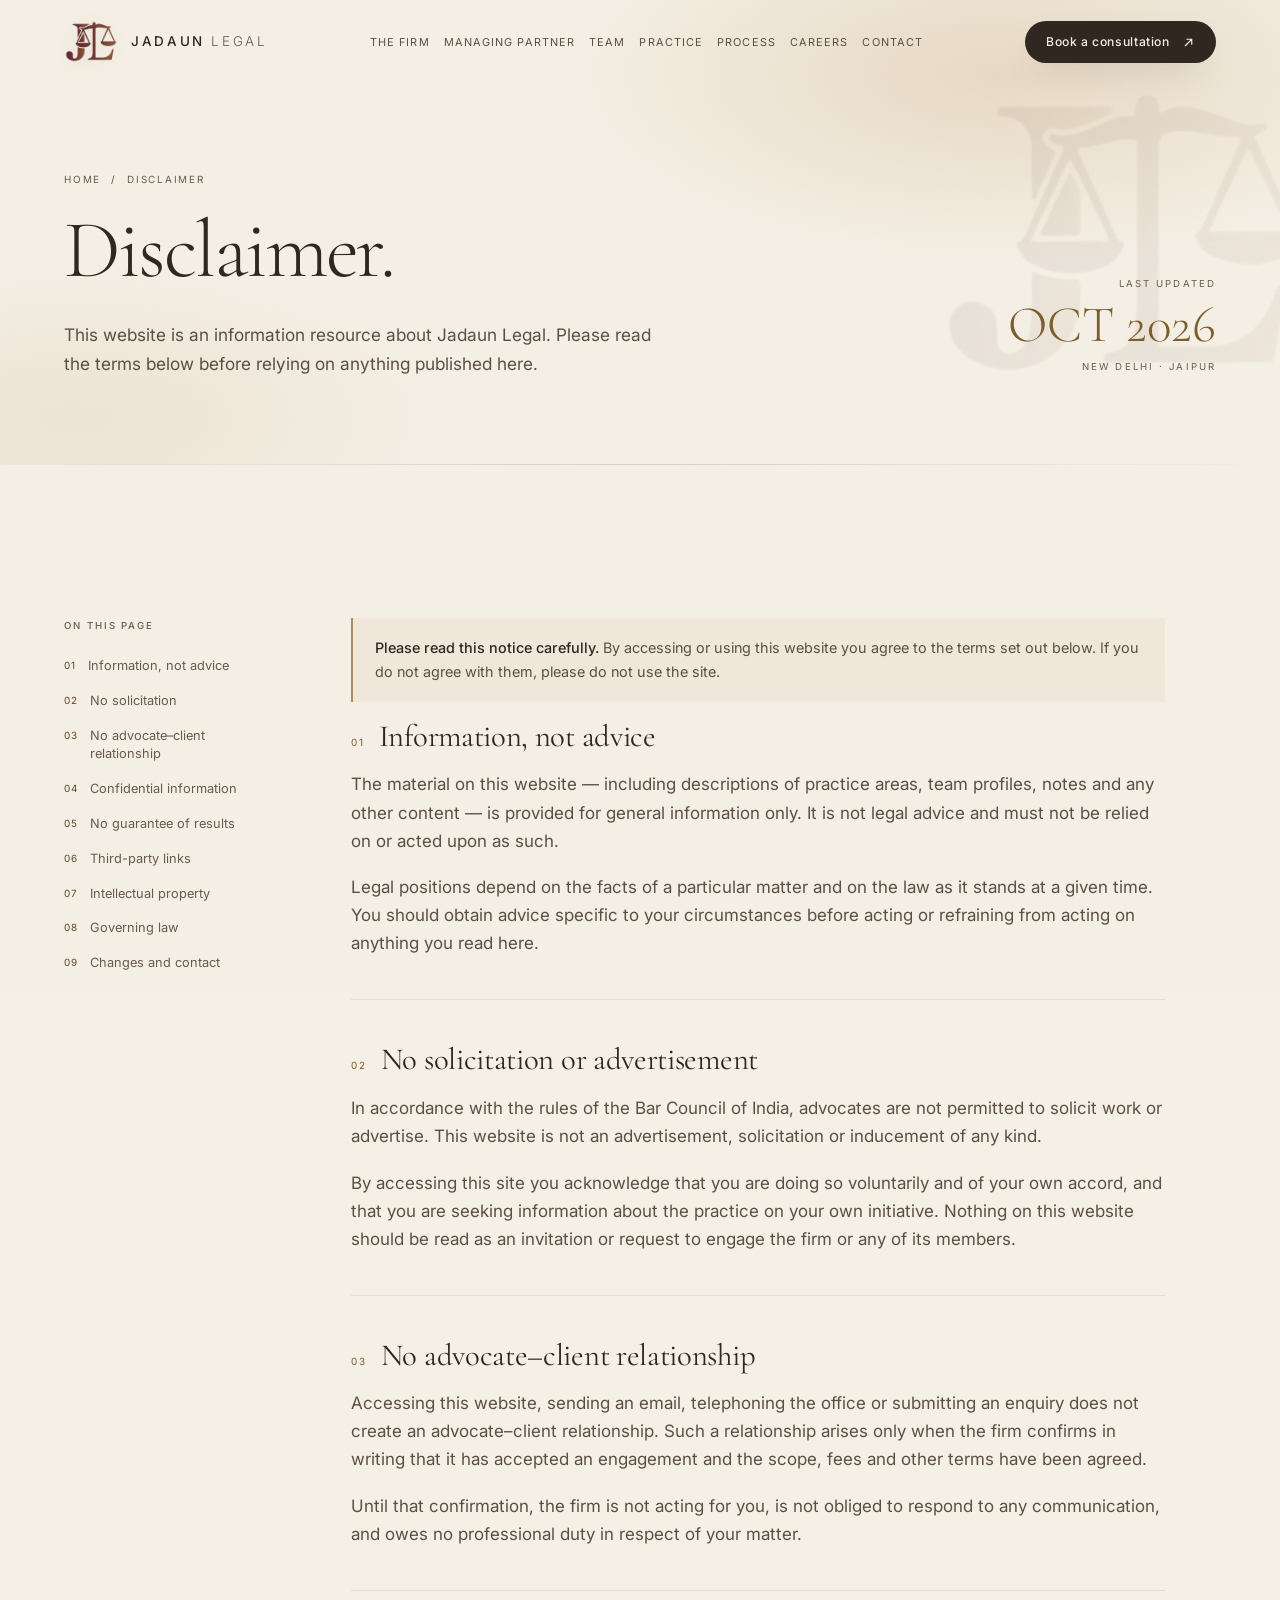
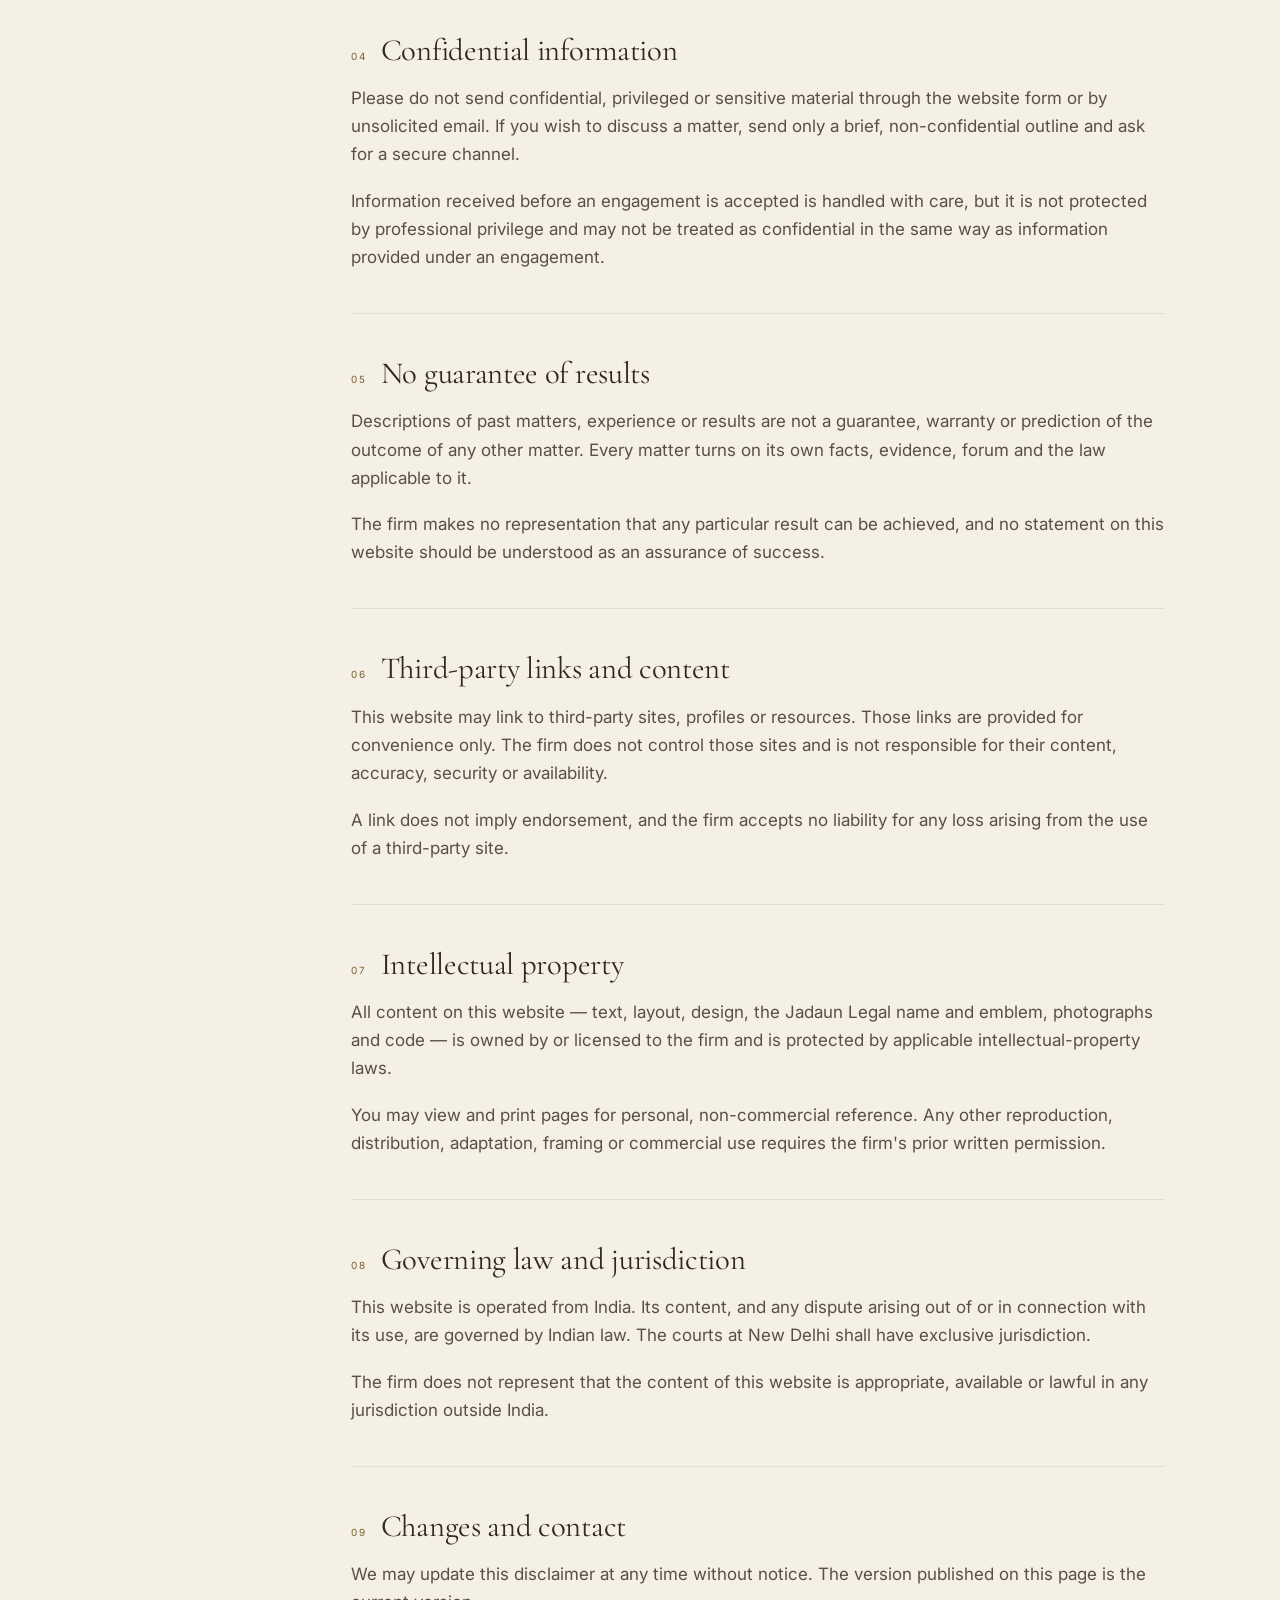
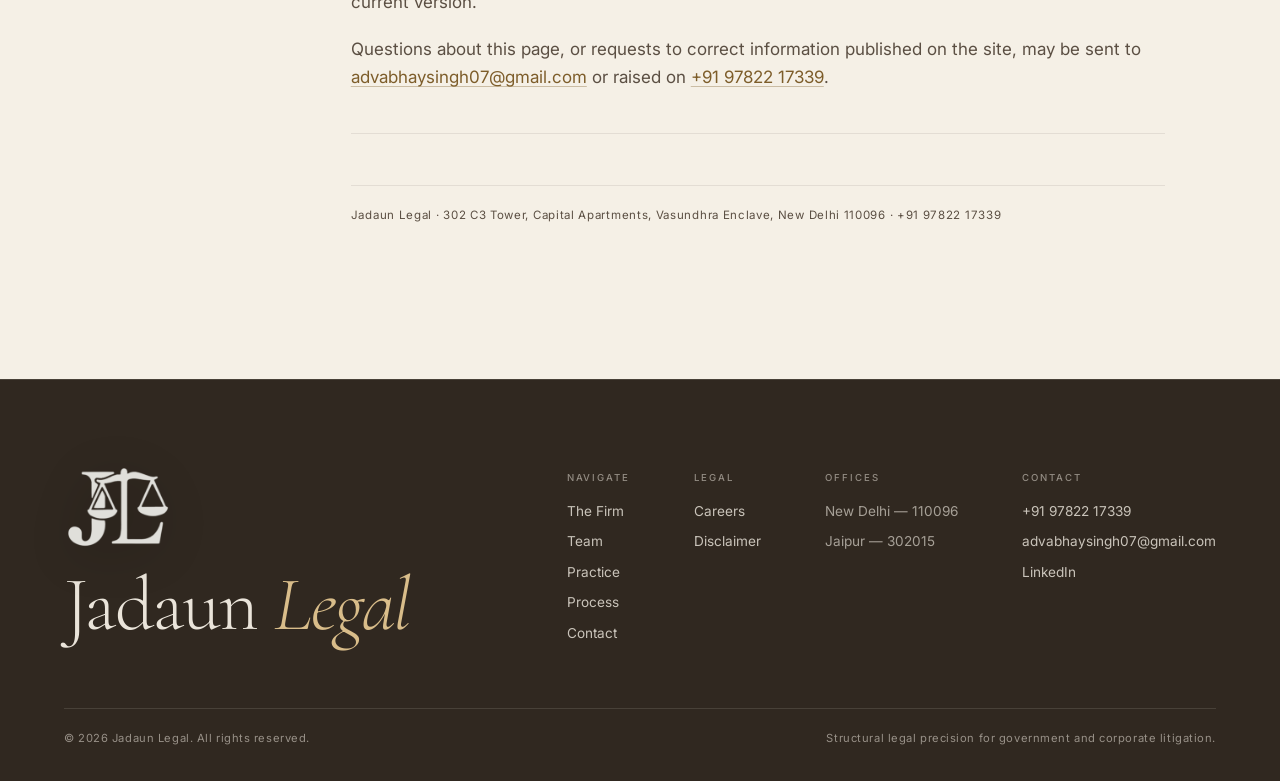
<file: disclaimer.html>
<!doctype html>
<html lang="en" class="no-js">
<head>
<meta charset="utf-8">
<meta name="viewport" content="width=device-width, initial-scale=1">
<title>Disclaimer — Jadaun Legal</title>
<meta name="description" content="Disclaimer for the Jadaun Legal website: information only, no solicitation, no advocate–client relationship, no guarantee of results, and governing law.">
<meta name="theme-color" content="#F5F0E6">
<meta name="color-scheme" content="light">

<link rel="canonical" href="https://www.jadaunlegal.com/disclaimer.html">

<meta property="og:type" content="website">
<meta property="og:site_name" content="Jadaun Legal">
<meta property="og:url" content="https://www.jadaunlegal.com/disclaimer.html">
<meta property="og:title" content="Disclaimer — Jadaun Legal">
<meta property="og:description" content="Terms of use for the Jadaun Legal website.">
<meta property="og:locale" content="en_IN">
<meta property="og:image" content="https://www.jadaunlegal.com/assets/img/supreme-court-hero.jpg">
<meta property="og:image:width" content="1325">
<meta property="og:image:height" content="1187">
<meta property="og:image:alt" content="The Supreme Court of India">

<meta name="twitter:card" content="summary_large_image">
<meta name="twitter:title" content="Disclaimer — Jadaun Legal">
<meta name="twitter:description" content="Terms of use for the Jadaun Legal website.">
<meta name="twitter:image" content="https://www.jadaunlegal.com/assets/img/supreme-court-hero.jpg">

<link rel="icon" type="image/png" sizes="256x256" href="assets/img/favicon.png">
<link rel="apple-touch-icon" href="assets/img/favicon.png">

<link rel="preconnect" href="https://fonts.googleapis.com">
<link rel="preconnect" href="https://fonts.gstatic.com" crossorigin>
<link href="https://fonts.googleapis.com/css2?family=Cormorant+Garamond:ital,wght@0,300;0,400;0,500;1,300;1,400&family=Inter:wght@300;400;500;600&display=swap" rel="stylesheet">

<link rel="stylesheet" href="assets/css/style.css?v=20261106a">
<script>document.documentElement.classList.replace('no-js', 'js');</script>
</head>
<body>

<a class="skip" href="#main">Skip to main content</a>
<div class="grain" aria-hidden="true"></div>
<div class="progress" aria-hidden="true"><i></i></div>

<div class="loader" id="loader" aria-hidden="true">
  <div class="loader__inner">
    <img class="loader__mark" src="assets/img/logo-mark.png" alt="" width="256" height="204" decoding="async">
    <span class="loader__bar"><i></i></span>
    <span class="loader__label">Jadaun Legal</span>
  </div>
</div>

<header class="nav" id="nav">
  <div class="wrap nav__inner">
    <a class="brand" href="index.html" aria-label="Jadaun Legal — home">
      <img class="brand__mark" src="assets/img/logo-mark.png" alt="" width="256" height="204" decoding="async">
      <span class="brand__text">Jadaun <span>Legal</span></span>
    </a>

    <nav aria-label="Primary">
      <ul class="nav__links">
        <li><a href="index.html#firm">The Firm</a></li>
        <li><a href="index.html#founder">Managing Partner</a></li>
        <li><a href="index.html#team">Team</a></li>
        <li><a href="index.html#practice">Practice</a></li>
        <li><a href="index.html#process">Process</a></li>
        <li><a href="careers.html">Careers</a></li>
        <li><a href="index.html#contact">Contact</a></li>
      </ul>
    </nav>

    <div class="nav__right">
      <a class="btn btn--primary btn--sm magnetic" href="index.html#contact">
        Book a consultation
        <svg viewBox="0 0 16 16" aria-hidden="true"><path d="M4 12 12 4M12 4H6M12 4v6" fill="none" stroke="currentColor" stroke-width="1.4" stroke-linecap="round"/></svg>
      </a>
      <button class="nav__toggle" id="menuBtn" aria-expanded="false" aria-controls="menu" aria-label="Open menu">
        <span></span><span></span>
      </button>
    </div>
  </div>
</header>

<div class="menu" id="menu" aria-hidden="true">
  <nav aria-label="Mobile">
    <a href="index.html#firm">The Firm <span>01</span></a>
    <a href="index.html#founder">Managing Partner <span>02</span></a>
    <a href="index.html#team">Team <span>03</span></a>
    <a href="index.html#practice">Practice <span>04</span></a>
    <a href="index.html#process">Process <span>05</span></a>
    <a href="careers.html">Careers <span>06</span></a>
    <a href="index.html#contact">Contact <span>07</span></a>
  </nav>
  <div class="menu__foot">
    <p>New Delhi · Jaipur</p>
    <a href="tel:+919782217339">+91 97822 17339</a>
    <a href="mailto:advabhaysingh07@gmail.com">advabhaysingh07@gmail.com</a>
  </div>
</div>

<main id="main">

  <section class="pagehead">
    <img class="pagehead__mark" src="assets/img/logo-mark.png" alt="" width="256" height="204" aria-hidden="true" decoding="async">
    <div class="wrap pagehead__inner">
      <div>
        <p class="pagehead__crumbs">
          <a href="index.html">Home</a> <span>/</span> Disclaimer
        </p>
        <h1 class="pagehead__title reveal">Disclaimer.</h1>
        <p class="pagehead__lead reveal" style="--d:.08s">
          This website is an information resource about Jadaun Legal. Please read the
          terms below before relying on anything published here.
        </p>
      </div>
      <div class="pagehead__aside" aria-hidden="true">
        <span>Last updated</span>
        <strong>Oct 2026</strong>
        <span>New Delhi · Jaipur</span>
      </div>
    </div>
  </section>

  <section class="section" aria-label="Disclaimer terms">
    <div class="wrap legal__grid">

      <aside class="legal__toc" aria-label="On this page">
        <h2>On this page</h2>
        <ol>
          <li><a href="#information">Information, not advice</a></li>
          <li><a href="#solicitation">No solicitation</a></li>
          <li><a href="#relationship">No advocate–client relationship</a></li>
          <li><a href="#confidential">Confidential information</a></li>
          <li><a href="#outcomes">No guarantee of results</a></li>
          <li><a href="#third-party">Third-party links</a></li>
          <li><a href="#ip">Intellectual property</a></li>
          <li><a href="#law">Governing law</a></li>
          <li><a href="#changes">Changes and contact</a></li>
        </ol>
      </aside>

      <div class="legal__body">

        <p class="legal__note">
          <strong>Please read this notice carefully.</strong> By accessing or using this
          website you agree to the terms set out below. If you do not agree with them,
          please do not use the site.
        </p>

        <section class="legal__clause" id="information">
          <h2><span>01</span> Information, not advice</h2>
          <p>
            The material on this website — including descriptions of practice areas, team
            profiles, notes and any other content — is provided for general information
            only. It is not legal advice and must not be relied on or acted upon as such.
          </p>
          <p>
            Legal positions depend on the facts of a particular matter and on the law as it
            stands at a given time. You should obtain advice specific to your circumstances
            before acting or refraining from acting on anything you read here.
          </p>
        </section>

        <section class="legal__clause" id="solicitation">
          <h2><span>02</span> No solicitation or advertisement</h2>
          <p>
            In accordance with the rules of the Bar Council of India, advocates are not
            permitted to solicit work or advertise. This website is not an advertisement,
            solicitation or inducement of any kind.
          </p>
          <p>
            By accessing this site you acknowledge that you are doing so voluntarily and of
            your own accord, and that you are seeking information about the practice on your
            own initiative. Nothing on this website should be read as an invitation or
            request to engage the firm or any of its members.
          </p>
        </section>

        <section class="legal__clause" id="relationship">
          <h2><span>03</span> No advocate–client relationship</h2>
          <p>
            Accessing this website, sending an email, telephoning the office or submitting
            an enquiry does not create an advocate–client relationship. Such a relationship
            arises only when the firm confirms in writing that it has accepted an engagement
            and the scope, fees and other terms have been agreed.
          </p>
          <p>
            Until that confirmation, the firm is not acting for you, is not obliged to
            respond to any communication, and owes no professional duty in respect of your
            matter.
          </p>
        </section>

        <section class="legal__clause" id="confidential">
          <h2><span>04</span> Confidential information</h2>
          <p>
            Please do not send confidential, privileged or sensitive material through the
            website form or by unsolicited email. If you wish to discuss a matter, send only
            a brief, non-confidential outline and ask for a secure channel.
          </p>
          <p>
            Information received before an engagement is accepted is handled with care, but
            it is not protected by professional privilege and may not be treated as
            confidential in the same way as information provided under an engagement.
          </p>
        </section>

        <section class="legal__clause" id="outcomes">
          <h2><span>05</span> No guarantee of results</h2>
          <p>
            Descriptions of past matters, experience or results are not a guarantee,
            warranty or prediction of the outcome of any other matter. Every matter turns on
            its own facts, evidence, forum and the law applicable to it.
          </p>
          <p>
            The firm makes no representation that any particular result can be achieved, and
            no statement on this website should be understood as an assurance of success.
          </p>
        </section>

        <section class="legal__clause" id="third-party">
          <h2><span>06</span> Third-party links and content</h2>
          <p>
            This website may link to third-party sites, profiles or resources. Those links
            are provided for convenience only. The firm does not control those sites and is
            not responsible for their content, accuracy, security or availability.
          </p>
          <p>
            A link does not imply endorsement, and the firm accepts no liability for any
            loss arising from the use of a third-party site.
          </p>
        </section>

        <section class="legal__clause" id="ip">
          <h2><span>07</span> Intellectual property</h2>
          <p>
            All content on this website — text, layout, design, the Jadaun Legal name and
            emblem, photographs and code — is owned by or licensed to the firm and is
            protected by applicable intellectual-property laws.
          </p>
          <p>
            You may view and print pages for personal, non-commercial reference. Any other
            reproduction, distribution, adaptation, framing or commercial use requires the
            firm's prior written permission.
          </p>
        </section>

        <section class="legal__clause" id="law">
          <h2><span>08</span> Governing law and jurisdiction</h2>
          <p>
            This website is operated from India. Its content, and any dispute arising out of
            or in connection with its use, are governed by Indian law. The courts at New
            Delhi shall have exclusive jurisdiction.
          </p>
          <p>
            The firm does not represent that the content of this website is appropriate,
            available or lawful in any jurisdiction outside India.
          </p>
        </section>

        <section class="legal__clause" id="changes">
          <h2><span>09</span> Changes and contact</h2>
          <p>
            We may update this disclaimer at any time without notice. The version published
            on this page is the current version.
          </p>
          <p>
            Questions about this page, or requests to correct information published on the
            site, may be sent to
            <a href="mailto:advabhaysingh07@gmail.com">advabhaysingh07@gmail.com</a>
            or raised on <a href="tel:+919782217339">+91 97822 17339</a>.
          </p>
        </section>

        <p class="legal__meta">
          Jadaun Legal · 302 C3 Tower, Capital Apartments, Vasundhra Enclave, New Delhi
          110096 · +91 97822 17339
        </p>

      </div>
    </div>
  </section>

</main>

<footer class="footer">
  <div class="wrap">
    <div class="footer__top">
      <div class="footer__brand">
        <img class="footer__mark" src="assets/img/logo-mark.png"
             alt="" width="256" height="204" decoding="async">
        <a class="footer__wordmark" href="index.html">Jadaun <em>Legal</em></a>
      </div>

      <div class="footer__cols">
        <div>
          <h4>Navigate</h4>
          <ul>
            <li><a href="index.html#firm">The Firm</a></li>
            <li><a href="index.html#team">Team</a></li>
            <li><a href="index.html#practice">Practice</a></li>
            <li><a href="index.html#process">Process</a></li>
            <li><a href="index.html#contact">Contact</a></li>
          </ul>
        </div>
        <div>
          <h4>Legal</h4>
          <ul>
            <li><a href="careers.html">Careers</a></li>
            <li><a href="disclaimer.html" aria-current="page">Disclaimer</a></li>
          </ul>
        </div>
        <div>
          <h4>Offices</h4>
          <ul>
            <li>New Delhi — 110096</li>
            <li>Jaipur — 302015</li>
          </ul>
        </div>
        <div>
          <h4>Contact</h4>
          <ul>
            <li><a href="tel:+919782217339">+91 97822 17339</a></li>
            <li><a href="mailto:advabhaysingh07@gmail.com">advabhaysingh07@gmail.com</a></li>
            <li><a href="https://www.linkedin.com/in/abhay-singh-jadaun-8214803b9/" target="_blank" rel="noopener noreferrer">LinkedIn</a></li>
          </ul>
        </div>
      </div>
    </div>

    <div class="footer__bottom">
      <span>© <span id="year">2026</span> Jadaun Legal. All rights reserved.</span>
      <span>Structural legal precision for government and corporate litigation.</span>
    </div>
  </div>
</footer>

<script src="assets/js/app.js?v=20261104b" defer></script>
</body>
</html>
</file>
<file: assets/css/style.css>
/* =========================================================
   Jadaun Legal — design system
   ========================================================= */

:root {
  --bg: #f5f0e6;
  --bg-2: #e8dcc8;
  --ink: #302820;
  --ink-2: #5b4f43;
  --ink-3: #685b4d;
  --brass: #b08d57;
  --brass-2: #7d5d2a;
  --brass-3: #5f4720;
  --line: rgba(48, 40, 32, 0.16);
  --line-soft: rgba(48, 40, 32, 0.09);
  --cream: #faf7f0;
  --sand: #d2b48c;
  --tan: #d8cbb8;
  --espresso: #302820;
  --ivory: #f5f0e6;

  --serif: "Cormorant Garamond", "Times New Roman", serif;
  --sans: "Inter", system-ui, -apple-system, "Segoe UI", sans-serif;

  --gutter: clamp(20px, 5vw, 64px);
  --ease: cubic-bezier(0.16, 1, 0.3, 1);
}

*,
*::before,
*::after { box-sizing: border-box; }

html {
  -webkit-text-size-adjust: 100%;
  scroll-behavior: smooth;
  scrollbar-color: var(--tan) var(--bg);
}

body {
  margin: 0;
  background: var(--bg);
  color: var(--ink);
  font-family: var(--sans);
  font-size: clamp(15px, 0.5vw + 13.6px, 17px);
  font-weight: 400;
  line-height: 1.65;
  -webkit-font-smoothing: antialiased;
  -moz-osx-font-smoothing: grayscale;
  overflow-x: hidden;
}

body.is-locked { overflow: hidden; }

img, svg, canvas { display: block; max-width: 100%; }
a { color: inherit; }
p { margin: 0 0 1.1em; }

::selection { background: var(--sand); color: var(--ink); }

:focus-visible {
  outline: 1px solid var(--brass-2);
  outline-offset: 4px;
}

/* ---------- page furniture ---------- */

.skip {
  position: fixed;
  top: 10px;
  left: 10px;
  z-index: 200;
  padding: 10px 16px;
  background: var(--espresso);
  color: var(--ivory);
  font-size: 0.8rem;
  text-decoration: none;
  border-radius: 4px;
  transform: translateY(-160%);
  transition: transform 0.3s var(--ease);
}
.skip:focus { transform: none; }

.grain {
  position: fixed;
  inset: -10%;
  z-index: 90;
  pointer-events: none;
  opacity: 0.03;
  mix-blend-mode: multiply;
  background-image: url("data:image/svg+xml,%3Csvg xmlns='http://www.w3.org/2000/svg' width='200' height='200'%3E%3Cfilter id='n'%3E%3CfeTurbulence type='fractalNoise' baseFrequency='0.85' numOctaves='3' stitchTiles='stitch'/%3E%3C/filter%3E%3Crect width='200' height='200' filter='url(%23n)'/%3E%3C/svg%3E");
}

.progress {
  position: fixed;
  top: 0;
  left: 0;
  right: 0;
  height: 2px;
  z-index: 95;
  pointer-events: none;
  background: transparent;
}
.progress i {
  display: block;
  height: 100%;
  width: 100%;
  transform: scaleX(0);
  transform-origin: 0 50%;
  background: linear-gradient(90deg, var(--brass-3), var(--brass-2));
}

/* ---------- loader ---------- */

.loader {
  position: fixed;
  inset: 0;
  z-index: 150;
  display: grid;
  place-items: center;
  background: var(--bg);
  transition: opacity 0.9s var(--ease) 0.15s, visibility 0.9s linear 0.15s;
}
.is-ready .loader { opacity: 0; visibility: hidden; }

.loader__inner { display: grid; justify-items: center; gap: 18px; }

.loader__mark {
  width: clamp(64px, 7vw, 82px);
  height: auto;
  filter: drop-shadow(0 6px 18px rgba(176, 141, 87, 0.18));
}

.loader__bar {
  width: 120px;
  height: 1px;
  background: var(--line);
  overflow: hidden;
}
.loader__bar i {
  display: block;
  height: 100%;
  width: 40%;
  background: var(--brass-2);
  animation: loaderBar 1.15s ease-in-out infinite;
}
@keyframes loaderBar {
  0% { transform: translateX(-100%); }
  100% { transform: translateX(320%); }
}

.loader__label {
  font-size: 9px;
  letter-spacing: 0.34em;
  text-transform: uppercase;
  color: var(--ink-3);
}

/* ---------- consent gate ---------- */

.consent {
  position: fixed;
  inset: 0;
  z-index: 200;
  display: flex;
  align-items: safe center;
  justify-content: center;
  padding: clamp(18px, 4vw, 40px);
  overflow-y: auto;
  overscroll-behavior: contain;
  background:
    radial-gradient(60% 50% at 50% 0%, rgba(176, 141, 87, 0.14), transparent 70%),
    rgba(245, 240, 230, 0.96);
  backdrop-filter: blur(14px);
  -webkit-backdrop-filter: blur(14px);
  transition: opacity 0.6s var(--ease), visibility 0.6s;
}
.consent.is-closing { opacity: 0; visibility: hidden; pointer-events: none; }
.consent-ok .consent { display: none !important; }
html.gate-open,
html.gate-open body { overflow: hidden; }

.consent__panel {
  position: relative;
  width: 100%;
  max-width: 600px;
  min-width: 0;
  padding: clamp(28px, 4.4vw, 48px);
  border: 1px solid var(--line);
  background:
    linear-gradient(160deg, rgba(255, 255, 255, 0.55), rgba(255, 255, 255, 0)),
    var(--cream);
  box-shadow: 0 30px 80px rgba(48, 40, 32, 0.16);
}
.consent__panel::before {
  content: "";
  position: absolute;
  inset: 0 0 auto;
  height: 2px;
  background: linear-gradient(90deg, transparent, var(--brass), transparent);
}

.consent__mark {
  width: clamp(52px, 6vw, 68px);
  height: auto;
  margin-bottom: 22px;
  filter: drop-shadow(0 6px 18px rgba(176, 141, 87, 0.18));
}

.consent__eyebrow {
  margin: 0 0 12px;
  font-size: 0.6rem;
  font-weight: 500;
  letter-spacing: 0.22em;
  text-transform: uppercase;
  color: var(--brass-2);
}

.consent h2 {
  margin: 0 0 18px;
  font-family: var(--serif);
  font-size: clamp(1.9rem, 3.4vw, 2.6rem);
  font-weight: 300;
  line-height: 1.04;
  letter-spacing: -0.02em;
}
.consent h2 em { font-style: italic; color: var(--brass-2); }

.consent p {
  margin: 0 0 13px;
  color: var(--ink-2);
  font-size: 0.88rem;
  line-height: 1.65;
}
.consent p:last-of-type { margin-bottom: 0; }
.consent .consent__small { color: var(--ink-3); font-size: 0.76rem; }
.consent .consent__small a { color: var(--brass-2); text-underline-offset: 3px; }

.consent__actions {
  display: flex;
  flex-wrap: wrap;
  align-items: center;
  gap: 12px 20px;
  margin-top: 26px;
}
.consent__actions .btn { --h: 46px; padding: 0 24px; font-size: 0.74rem; }

.consent__decline {
  padding: 0;
  border: 0;
  background: none;
  color: var(--ink-3);
  font: inherit;
  font-size: 0.74rem;
  text-decoration: underline;
  text-underline-offset: 3px;
  cursor: pointer;
  transition: color 0.35s;
}
.consent__decline:hover { color: var(--ink-2); }

.consent .consent__error {
  margin: 18px 0 0;
  padding: 11px 14px;
  border-left: 2px solid var(--brass);
  background: rgba(176, 141, 87, 0.08);
  font-size: 0.78rem;
}
.consent__error[hidden] { display: none; }
.consent__error a { color: var(--brass-2); text-underline-offset: 3px; }

/* ---------- layout ---------- */

.wrap {
  width: min(1220px, calc(100% - 2 * var(--gutter)));
  margin-inline: auto;
}

.section {
  position: relative;
  padding: clamp(84px, 12vw, 168px) 0;
}

.section--beige { background: var(--bg-2); }

main section[id],
#top { scroll-margin-top: 84px; }

.section + .section { border-top: 1px solid var(--line-soft); }

.section__head { max-width: 920px; margin-bottom: clamp(38px, 5.5vw, 76px); }

.section__lead {
  max-width: 46ch;
  color: var(--ink-3);
  margin-top: 18px;
}

.eyebrow {
  display: inline-flex;
  align-items: center;
  gap: 14px;
  margin: 0 0 24px;
  font-size: 10px;
  font-weight: 500;
  letter-spacing: 0.22em;
  text-transform: uppercase;
  color: var(--ink-3);
}
.eyebrow::before {
  content: "";
  width: 32px;
  height: 1px;
  background: linear-gradient(90deg, transparent, var(--brass));
}
.eyebrow .num { color: var(--brass-2); letter-spacing: 0.16em; }
.eyebrow .sep { color: var(--brass-2); }

.display {
  font-family: var(--serif);
  font-weight: 300;
  font-size: clamp(2.15rem, 4.6vw, 4.05rem);
  line-height: 1.02;
  letter-spacing: -0.018em;
  margin: 0;
  text-wrap: balance;
}
.display em {
  font-style: italic;
  color: var(--brass-2);
}

.lead {
  font-size: clamp(1.02rem, 1.05vw + 0.72rem, 1.22rem);
  line-height: 1.6;
  color: var(--ink);
}

.lg-only { display: none; }

/* ---------- buttons & links ---------- */

.btn {
  --h: 54px;
  position: relative;
  display: inline-flex;
  align-items: center;
  justify-content: center;
  gap: 12px;
  height: var(--h);
  padding: 0 28px;
  border: 1px solid transparent;
  border-radius: 999px;
  font-family: var(--sans);
  font-size: 0.82rem;
  font-weight: 500;
  letter-spacing: 0.05em;
  text-decoration: none;
  white-space: nowrap;
  cursor: pointer;
  will-change: transform;
  transition: transform 0.5s var(--ease), background-color 0.4s, border-color 0.4s,
    color 0.4s, box-shadow 0.5s var(--ease);
}
.btn svg { width: 13px; height: 13px; transition: transform 0.45s var(--ease); }
.btn:hover svg { transform: translate(2px, -2px); }

.btn--sm { --h: 42px; padding: 0 20px; font-size: 0.76rem; }

.btn--primary {
  background: var(--espresso);
  color: var(--ivory);
  box-shadow: 0 14px 34px -18px rgba(48, 40, 32, 0.55);
}
.btn--primary:hover {
  background: #3d3229;
  box-shadow: 0 20px 44px -18px rgba(48, 40, 32, 0.6);
}

.btn--ghost {
  border-color: var(--tan);
  color: var(--ink);
  background: transparent;
}
.btn--ghost:hover {
  border-color: rgba(176, 141, 87, 0.55);
  color: var(--brass-2);
  background: rgba(176, 141, 87, 0.08);
}

.link-arrow {
  display: inline-flex;
  align-items: center;
  gap: 12px;
  margin-top: 6px;
  padding-bottom: 9px;
  border-bottom: 1px solid var(--line);
  color: var(--ink);
  font-size: 0.74rem;
  letter-spacing: 0.16em;
  text-transform: uppercase;
  text-decoration: none;
  transition: color 0.4s, border-color 0.4s;
}
.link-arrow svg { width: 14px; height: 14px; transition: transform 0.45s var(--ease); }
.link-arrow:hover { color: var(--brass-2); border-color: rgba(176, 141, 87, 0.6); }
.link-arrow:hover svg { transform: translateX(4px); }

/* ---------- navigation ---------- */

.nav {
  position: fixed;
  inset: 0 0 auto;
  z-index: 70;
  padding: 20px 0;
  transition: padding 0.5s var(--ease), background-color 0.5s, border-color 0.5s,
    backdrop-filter 0.5s;
  border-bottom: 1px solid transparent;
}
.nav.is-scrolled {
  padding: 11px 0;
  background: rgba(245, 240, 230, 0.94);
  backdrop-filter: blur(16px) saturate(120%);
  -webkit-backdrop-filter: blur(16px) saturate(130%);
  border-bottom-color: var(--line-soft);
}

.nav__inner {
  display: flex;
  align-items: center;
  justify-content: space-between;
  gap: 28px;
}

.brand {
  display: inline-flex;
  align-items: center;
  gap: 13px;
  text-decoration: none;
  color: var(--ink);
}
.brand__mark {
  width: 54px;
  height: auto;
  display: block;
  flex: none;
  filter: drop-shadow(0 2px 10px rgba(176, 141, 87, 0.16));
  transition: filter 0.45s var(--ease), transform 0.55s var(--ease);
}
.brand:hover .brand__mark {
  filter: drop-shadow(0 3px 16px rgba(176, 141, 87, 0.3));
  transform: translateY(-1px);
}
.brand__text {
  display: flex;
  gap: 6px;
  font-size: 0.84rem;
  font-weight: 500;
  letter-spacing: 0.2em;
  text-transform: uppercase;
}
.brand__text span { color: var(--ink-3); font-weight: 300; }

.nav__links {
  display: flex;
  gap: clamp(16px, 2.4vw, 34px);
  list-style: none;
  margin: 0;
  padding: 0;
}
.nav__links a {
  position: relative;
  display: inline-block;
  padding: 6px 0;
  color: var(--ink-2);
  font-size: 0.74rem;
  letter-spacing: 0.14em;
  text-transform: uppercase;
  text-decoration: none;
  white-space: nowrap;
  transition: color 0.35s;
}
.nav__links a::after {
  content: "";
  position: absolute;
  left: 0;
  bottom: 0;
  width: 100%;
  height: 1px;
  background: var(--brass);
  transform: scaleX(0);
  transform-origin: 0 50%;
  transition: transform 0.45s var(--ease);
}
.nav__links a:hover,
.nav__links a.is-active,
.nav__links a[aria-current="page"] { color: var(--ink); }
.nav__links a:hover::after,
.nav__links a.is-active::after,
.nav__links a[aria-current="page"]::after { transform: scaleX(1); }

.nav__right { display: flex; align-items: center; gap: 14px; }

.nav__toggle {
  display: none;
  width: 44px;
  height: 44px;
  padding: 0;
  border: 1px solid var(--line);
  border-radius: 999px;
  background: transparent;
  cursor: pointer;
  position: relative;
}
.nav__toggle span {
  position: absolute;
  left: 13px;
  width: 18px;
  height: 1px;
  background: var(--ink);
  transition: transform 0.4s var(--ease), opacity 0.3s;
}
.nav__toggle span:nth-child(1) { top: 19px; }
.nav__toggle span:nth-child(2) { top: 24px; }
.nav__toggle[aria-expanded="true"] span:nth-child(1) { transform: translateY(2.5px) rotate(45deg); }
.nav__toggle[aria-expanded="true"] span:nth-child(2) { transform: translateY(-2.5px) rotate(-45deg); }

.menu {
  position: fixed;
  inset: 0;
  z-index: 65;
  display: flex;
  flex-direction: column;
  justify-content: center;
  justify-content: safe center;
  gap: 34px;
  padding: 110px var(--gutter) 44px;
  overflow-y: auto;
  background: rgba(245, 240, 230, 0.98);
  backdrop-filter: blur(12px);
  opacity: 0;
  visibility: hidden;
  transform: translateY(-10px);
  transition: opacity 0.5s var(--ease), transform 0.5s var(--ease), visibility 0.5s;
}
.menu.is-open { opacity: 1; visibility: visible; transform: none; }
.menu nav { display: grid; }
.menu nav a {
  display: flex;
  align-items: baseline;
  justify-content: space-between;
  gap: 20px;
  padding: 12px 0;
  border-bottom: 1px solid var(--line-soft);
  font-family: var(--serif);
  font-size: clamp(1.9rem, 8vw, 2.9rem);
  font-weight: 300;
  text-decoration: none;
  color: var(--ink);
}
.menu nav a span {
  font-family: var(--sans);
  font-size: 0.62rem;
  letter-spacing: 0.2em;
  color: var(--ink-3);
}
.menu__foot { display: grid; gap: 6px; font-size: 0.86rem; color: var(--ink-3); }
.menu__foot p { margin: 0 0 4px; font-size: 0.66rem; letter-spacing: 0.2em; text-transform: uppercase; }
.menu__foot a { color: var(--ink-2); text-decoration: none; }
.menu__foot a:hover { color: var(--brass-2); }

/* ---------- hero ---------- */

.hero {
  position: relative;
  min-height: 100svh;
  display: flex;
  align-items: center;
  padding: clamp(112px, 15vh, 172px) 0 clamp(64px, 9vh, 104px);
  overflow: hidden;
  isolation: isolate;
  background:
    radial-gradient(58% 46% at 74% 36%, rgba(210, 180, 140, 0.34), transparent 68%),
    radial-gradient(42% 42% at 14% 82%, rgba(176, 141, 87, 0.12), transparent 70%),
    var(--bg);
}

.hero__art {
  position: absolute;
  inset: 0 0 0 auto;
  width: min(62%, 1040px);
  z-index: 0;
  overflow: hidden;
  pointer-events: none;
}
.hero__art-img {
  display: block;
  width: 100%;
  height: 100%;
  object-fit: cover;
  object-position: 50% 45%;
  filter: saturate(1.01) contrast(1.02);
}
.hero__art::before {
  content: "";
  position: absolute;
  inset: 0;
  z-index: 2;
  background:
    linear-gradient(90deg, var(--bg) 0%, rgba(245, 240, 230, 0.92) 14%, rgba(245, 240, 230, 0.45) 40%, rgba(245, 240, 230, 0) 68%),
    linear-gradient(180deg, rgba(245, 240, 230, 0.55) 0%, rgba(245, 240, 230, 0.1) 18%, rgba(245, 240, 230, 0) 42%, rgba(245, 240, 230, 0) 72%, var(--bg) 100%),
    linear-gradient(90deg, rgba(176, 141, 87, 0) 34%, rgba(176, 141, 87, 0.06) 100%);
}
.hero__flag {
  position: absolute;
  z-index: 3;
  display: block;
  pointer-events: none;
  opacity: 0;
  transition: opacity 0.5s var(--ease);
}

.hero__scrim {
  position: absolute;
  inset: 0;
  z-index: 1;
  pointer-events: none;
  background:
    linear-gradient(90deg, rgba(245, 240, 230, 0.94) 0%, rgba(245, 240, 230, 0.7) 34%, rgba(245, 240, 230, 0) 62%),
    linear-gradient(to bottom, rgba(245, 240, 230, 0.5) 0%, transparent 22%, transparent 66%, var(--bg) 100%);
}

.hero__inner {
  position: relative;
  z-index: 2;
  display: grid;
  grid-template-columns: minmax(0, 1fr) minmax(0, 260px);
  gap: 40px;
  align-items: end;
}

.hero__copy { max-width: 780px; }

.hero__title {
  margin: 0;
  font-family: var(--serif);
  font-weight: 300;
  font-size: clamp(2.75rem, 7vw, 6.4rem);
  line-height: 0.94;
  letter-spacing: -0.032em;
  text-wrap: balance;
}
.hero__title em {
  font-style: italic;
  font-weight: 400;
  background: linear-gradient(100deg, #b8955f 5%, #96733f 40%, #7d5d2a 78%);
  -webkit-background-clip: text;
  background-clip: text;
  color: transparent;
}

.hero__brand {
  position: relative;
  display: flex;
  flex-direction: column;
  align-items: flex-start;
  gap: clamp(18px, 2.2vw, 28px);
}
.hero__brand::before {
  content: "";
  position: absolute;
  left: -6%;
  top: -12%;
  width: min(560px, 92%);
  height: 124%;
  background: radial-gradient(50% 50% at 38% 45%, rgba(176, 141, 87, 0.1), transparent 72%);
  pointer-events: none;
  z-index: -1;
}
.hero__brand-mark {
  width: clamp(78px, 9vw, 126px);
  height: auto;
  filter: drop-shadow(0 14px 44px rgba(176, 141, 87, 0.18));
}
.hero__brand-name {
  display: block;
  font-size: clamp(3.1rem, 8.6vw, 7.4rem);
  line-height: 0.92;
  letter-spacing: -0.035em;
}

.hero__sub {
  max-width: 47ch;
  margin: clamp(22px, 3vw, 34px) 0 0;
  color: var(--ink-2);
  font-size: clamp(0.94rem, 0.5vw + 0.82rem, 1.06rem);
  line-height: 1.7;
}

.hero__cta {
  display: flex;
  flex-wrap: wrap;
  gap: 12px;
  margin-top: clamp(26px, 3.4vw, 40px);
}

.hero__meta {
  display: flex;
  flex-wrap: wrap;
  gap: 12px 34px;
  margin: clamp(34px, 5vw, 56px) 0 0;
  padding: 22px 0 0;
  border-top: 1px solid var(--line);
  list-style: none;
  font-size: 0.66rem;
  letter-spacing: 0.16em;
  text-transform: uppercase;
  color: var(--ink-3);
}
.hero__meta li { display: inline-flex; align-items: center; gap: 10px; }
.hero__meta li::before {
  content: "";
  width: 4px;
  height: 4px;
  background: var(--brass);
  transform: rotate(45deg);
  opacity: 0.85;
}

.hero__aside {
  display: flex;
  flex-direction: column;
  align-items: flex-end;
  gap: 10px;
  padding-bottom: 8px;
  text-align: right;
}
.hero__ord {
  font-size: 0.62rem;
  letter-spacing: 0.26em;
  text-transform: uppercase;
  color: var(--ink-3);
}
.hero__ord--num {
  font-family: var(--serif);
  font-size: 1.15rem;
  letter-spacing: 0.1em;
  color: var(--brass-2);
}

.hero__cue {
  position: absolute;
  left: 50%;
  bottom: 24px;
  z-index: 3;
  display: flex;
  flex-direction: column;
  align-items: center;
  gap: 10px;
  transform: translateX(-50%);
  pointer-events: none;
}
.hero__cue-line {
  width: 1px;
  height: 46px;
  background: linear-gradient(to bottom, rgba(176, 141, 87, 0.9), transparent);
  animation: cue 2.6s ease-in-out infinite;
  transform-origin: top;
}
@keyframes cue {
  0%, 100% { transform: scaleY(0.35); opacity: 0.3; }
  45% { transform: scaleY(1); opacity: 1; }
}
.hero__cue-text {
  font-size: 0.56rem;
  letter-spacing: 0.32em;
  text-transform: uppercase;
  color: var(--ink-3);
}

/* ---------- marquee ---------- */

.marquee {
  position: relative;
  z-index: 1;
  overflow: hidden;
  padding: 20px 0;
  border-block: 1px solid var(--line-soft);
  background: var(--bg-2);
}
.marquee__track {
  display: flex;
  width: max-content;
  animation: marquee 42s linear infinite;
}
.marquee:hover .marquee__track { animation-play-state: paused; }
.marquee__group {
  display: flex;
  align-items: center;
  gap: clamp(28px, 3vw, 48px);
  padding-right: clamp(28px, 3vw, 48px);
}
.marquee__group span {
  font-family: var(--serif);
  font-size: clamp(1.05rem, 1.9vw, 1.55rem);
  letter-spacing: 0.01em;
  color: var(--ink-2);
  white-space: nowrap;
}
.dot {
  width: 5px;
  height: 5px;
  background: var(--brass);
  transform: rotate(45deg);
  flex: none;
  opacity: 0.75;
}
@keyframes marquee {
  to { transform: translateX(-50%); }
}

/* ---------- firm ---------- */

.firm__grid {
  display: grid;
  grid-template-columns: minmax(0, 5fr) minmax(0, 7fr);
  gap: clamp(34px, 6vw, 88px);
  align-items: start;
}
.firm__body p { color: var(--ink-2); max-width: 44ch; }
.firm__body .lead { color: var(--ink); }

.approach {
  list-style: none;
  margin: 0;
  padding: 0;
  border-top: 1px solid var(--line);
}
.approach li {
  display: grid;
  grid-template-columns: 46px minmax(0, 1fr);
  gap: 16px;
  padding: clamp(20px, 2.4vw, 28px) 0;
  border-bottom: 1px solid var(--line-soft);
  transition: border-color 0.4s;
}
.approach li:hover { border-bottom-color: rgba(176, 141, 87, 0.4); }
.approach__n {
  padding-top: 5px;
  font-size: 0.64rem;
  letter-spacing: 0.16em;
  color: var(--brass-2);
}
.approach h3 {
  margin: 0 0 6px;
  font-size: clamp(0.98rem, 0.35vw + 0.9rem, 1.08rem);
  font-weight: 500;
  letter-spacing: -0.005em;
  transition: color 0.4s;
}
.approach li:hover h3 { color: var(--brass-2); }
.approach p { margin: 0; color: var(--ink-3); font-size: 0.9rem; line-height: 1.62; }

/* ---------- founder ---------- */

.founder {
  background:
    radial-gradient(70% 60% at 18% 20%, rgba(176, 141, 87, 0.14), transparent 65%),
    var(--bg-2);
}
.founder__grid {
  display: grid;
  grid-template-columns: minmax(0, 4.4fr) minmax(0, 6fr);
  gap: clamp(34px, 6vw, 86px);
  align-items: center;
}

.founder__plate {
  position: relative;
  aspect-ratio: 4 / 5;
  max-width: 460px;
  margin: 0;
  overflow: hidden;
  border: 1px solid var(--tan);
  background: var(--bg-2);
  transform-style: preserve-3d;
  transition: transform 0.6s var(--ease), border-color 0.5s, box-shadow 0.6s;
}
.founder__plate::after {
  content: "";
  position: absolute;
  inset: 14px;
  border: 1px solid rgba(48, 40, 32, 0.12);
  pointer-events: none;
  z-index: 4;
}
.plate__img {
  position: absolute;
  inset: 0;
  width: 100%;
  height: 100%;
  object-fit: cover;
  object-position: 50% 22%;
  transform: scale(1.01);
  filter: grayscale(0.82) sepia(0.16) contrast(1.02) brightness(1.04);
  transition: filter 1s var(--ease), transform 1.6s var(--ease);
}
.plate__tint {
  position: absolute;
  inset: 0;
  z-index: 2;
  pointer-events: none;
  background:
    linear-gradient(
      180deg,
      rgba(48, 40, 32, 0.02) 0%,
      rgba(48, 40, 32, 0) 32%,
      rgba(48, 40, 32, 0.55) 78%,
      rgba(48, 40, 32, 0.9) 100%
    ),
    linear-gradient(150deg, rgba(176, 141, 87, 0.2), rgba(176, 141, 87, 0) 55%);
}
.founder__plate:hover { border-color: rgba(176, 141, 87, 0.45); }
.founder__plate:hover .plate__img {
  filter: grayscale(0.08) sepia(0.04) contrast(1.02) brightness(1.02);
  transform: scale(1.045);
}
.plate__cap {
  position: absolute;
  left: 0;
  right: 0;
  bottom: 0;
  z-index: 3;
  padding: 22px 24px;
  display: grid;
  gap: 4px;
  transform: translateZ(40px);
}
.plate__cap strong {
  font-family: var(--serif);
  font-size: 1.2rem;
  font-weight: 400;
  letter-spacing: 0.01em;
  color: var(--ivory);
}
.plate__cap span {
  font-size: 0.6rem;
  letter-spacing: 0.2em;
  text-transform: uppercase;
  color: #e6cfa2;
}
.plate__corner {
  position: absolute;
  z-index: 3;
  width: 18px;
  height: 18px;
  border: 1px solid rgba(176, 141, 87, 0.55);
}
.plate__corner--tl { top: 26px; left: 26px; border-right: 0; border-bottom: 0; }
.plate__corner--br { bottom: 26px; right: 26px; border-left: 0; border-top: 0; }

.founder__name {
  font-size: clamp(2.1rem, 4.2vw, 3.5rem);
  margin: 0;
}
.founder__role {
  margin: 14px 0 0;
  font-size: 0.66rem;
  letter-spacing: 0.22em;
  text-transform: uppercase;
  color: var(--brass-2);
}
.founder__bio { margin-top: clamp(22px, 3vw, 32px); }
.founder__bio p { color: var(--ink-2); max-width: 52ch; }

.chips {
  display: flex;
  flex-wrap: wrap;
  gap: 9px;
  margin: clamp(24px, 3vw, 34px) 0 0;
  padding: 0;
  list-style: none;
}
.chip {
  padding: 8px 16px;
  border: 1px solid var(--line);
  border-radius: 999px;
  font-size: 0.68rem;
  letter-spacing: 0.08em;
  color: var(--ink-2);
  background: var(--cream);
}

.founder__link { margin-top: clamp(22px, 2.6vw, 30px); }

/* ---------- team ---------- */

.team__grid {
  display: grid;
  grid-template-columns: repeat(6, minmax(0, 1fr));
  gap: 18px;
}
.team__grid .person { grid-column: span 2; }
.team__grid .person:nth-child(4) { grid-column: 2 / span 2; }

.person {
  position: relative;
  display: flex;
  flex-direction: column;
  padding: 0;
  border: 1px solid var(--tan);
  background: var(--cream);
  overflow: hidden;
  transform-style: preserve-3d;
  transition: transform 0.6s var(--ease), border-color 0.5s, background-color 0.5s;
}
.person::before {
  content: "";
  position: absolute;
  inset: 0;
  z-index: 2;
  opacity: 0;
  background: radial-gradient(
    320px circle at var(--mx, 50%) var(--my, 0%),
    rgba(176, 141, 87, 0.14),
    transparent 65%
  );
  transition: opacity 0.5s;
  pointer-events: none;
}
.person:hover {
  border-color: rgba(176, 141, 87, 0.45);
  box-shadow: 0 18px 44px -28px rgba(48, 40, 32, 0.4);
}
.person:hover::before { opacity: 1; }

.person__photo {
  position: relative;
  z-index: 1;
  margin: 0;
  aspect-ratio: 4 / 5;
  overflow: hidden;
  background: var(--bg-2);
}
.person__photo img {
  width: 100%;
  height: 100%;
  object-fit: cover;
  object-position: 50% 18%;
  filter: grayscale(0.85) sepia(0.14) contrast(1.02) brightness(1.03);
  transition: transform 1.4s var(--ease), filter 0.9s var(--ease);
}
.person__photo::after {
  content: "";
  position: absolute;
  inset: 0;
  pointer-events: none;
  background: linear-gradient(
    to top,
    rgba(48, 40, 32, 0.34) 0%,
    rgba(48, 40, 32, 0.12) 24%,
    rgba(48, 40, 32, 0) 44%
  );
}
.person__idx {
  position: absolute;
  top: 14px;
  left: 16px;
  z-index: 1;
  font-size: 0.6rem;
  letter-spacing: 0.2em;
  color: #f3e2bf;
  text-shadow: 0 1px 10px rgba(48, 40, 32, 0.6);
}
.person:hover .person__photo img {
  filter: grayscale(0.1) sepia(0.04) contrast(1.02) brightness(1.04);
  transform: scale(1.05);
}

.person__link {
  position: absolute;
  top: 12px;
  right: 12px;
  z-index: 4;
  display: grid;
  place-items: center;
  width: 34px;
  height: 34px;
  border: 1px solid rgba(48, 40, 32, 0.16);
  border-radius: 50%;
  background: rgba(250, 247, 240, 0.86);
  backdrop-filter: blur(6px);
  -webkit-backdrop-filter: blur(6px);
  color: var(--ink);
  transition: color 0.35s var(--ease), background-color 0.35s var(--ease),
    border-color 0.35s var(--ease), transform 0.35s var(--ease);
}
.person__link svg { width: 15px; height: 15px; }
.person__link:hover,
.person__link:focus-visible {
  color: var(--ivory);
  background: var(--espresso);
  border-color: var(--espresso);
  transform: translateY(-1px);
}

.person__body {
  position: relative;
  z-index: 3;
  display: flex;
  flex: 1;
  flex-direction: column;
  padding: 24px clamp(22px, 2.2vw, 30px) clamp(24px, 2.6vw, 32px);
}

.person h3 {
  margin: 0 0 6px;
  font-family: var(--serif);
  font-size: clamp(1.4rem, 1.5vw, 1.65rem);
  font-weight: 400;
  letter-spacing: 0.005em;
}
.person__role {
  margin: 0;
  font-size: 0.62rem;
  letter-spacing: 0.17em;
  text-transform: uppercase;
  color: var(--ink-3);
  line-height: 1.7;
}
.person p:not(.person__role) {
  margin: 16px 0 0;
  color: var(--ink-3);
  font-size: 0.89rem;
  line-height: 1.64;
}
.person__tags {
  display: flex;
  flex-wrap: wrap;
  gap: 6px 14px;
  margin-top: auto;
  padding-top: 16px;
  border-top: 1px solid var(--line-soft);
  font-size: 0.62rem;
  letter-spacing: 0.12em;
  text-transform: uppercase;
  color: var(--brass-2);
}

/* ---------- practice ---------- */

.practice { background: var(--bg-2); }

.practice__grid {
  display: grid;
  grid-template-columns: repeat(2, minmax(0, 1fr));
  gap: 18px;
}

.matter {
  position: relative;
  display: flex;
  flex-direction: column;
  justify-content: space-between;
  gap: 34px;
  min-height: 330px;
  padding: clamp(26px, 3.2vw, 42px);
  border: 1px solid var(--tan);
  background: var(--cream);
  overflow: hidden;
  transform-style: preserve-3d;
  transition: transform 0.6s var(--ease), border-color 0.5s;
}
.matter::before {
  content: "";
  position: absolute;
  inset: 0;
  opacity: 0;
  background: radial-gradient(
    420px circle at var(--mx, 50%) var(--my, 0%),
    rgba(176, 141, 87, 0.15),
    transparent 68%
  );
  transition: opacity 0.5s;
  pointer-events: none;
}
.matter::after {
  content: "";
  position: absolute;
  top: -1px;
  left: 0;
  width: 100%;
  height: 1px;
  background: linear-gradient(90deg, transparent, var(--brass), transparent);
  transform: scaleX(0);
  transform-origin: 0 50%;
  transition: transform 0.7s var(--ease);
}
.matter:hover {
  border-color: rgba(176, 141, 87, 0.5);
  box-shadow: 0 22px 48px -32px rgba(48, 40, 32, 0.4);
}
.matter:hover::before { opacity: 1; }
.matter:hover::after { transform: scaleX(1); }

.matter__num {
  display: inline-block;
  font-size: 0.64rem;
  letter-spacing: 0.2em;
  color: var(--brass-2);
}
.matter h3 {
  margin: 16px 0 12px;
  font-family: var(--serif);
  font-size: clamp(1.75rem, 2.4vw, 2.45rem);
  font-weight: 400;
  line-height: 1.05;
  letter-spacing: -0.01em;
}
.matter p { margin: 0; color: var(--ink-3); max-width: 42ch; font-size: 0.93rem; }

.matter ul {
  display: flex;
  flex-wrap: wrap;
  gap: 8px 18px;
  margin: 20px 0 0;
  padding: 0;
  list-style: none;
  font-size: 0.76rem;
  letter-spacing: 0.04em;
  color: var(--ink-2);
}
.matter li::before { content: "—"; color: var(--brass); margin-right: 8px; }

.matter__go {
  display: inline-flex;
  align-items: center;
  gap: 10px;
  align-self: flex-start;
  padding-bottom: 6px;
  border-bottom: 1px solid transparent;
  color: var(--ink-2);
  font-size: 0.68rem;
  letter-spacing: 0.16em;
  text-transform: uppercase;
  text-decoration: none;
  transition: color 0.4s, border-color 0.4s;
}
.matter__go svg { width: 13px; height: 13px; transition: transform 0.45s var(--ease); }
.matter__go:hover { color: var(--brass-2); border-color: rgba(176, 141, 87, 0.5); }
.matter__go:hover svg { transform: translateX(4px); }

/* ---------- process ---------- */

.steps {
  display: grid;
  grid-template-columns: repeat(4, minmax(0, 1fr));
  border-top: 1px solid var(--line);
}
.step {
  position: relative;
  padding: clamp(30px, 3vw, 42px) clamp(18px, 2vw, 30px) 8px 0;
  border-right: 1px solid var(--line-soft);
}
.step:last-child { border-right: 0; }
.step:not(:first-child) { padding-left: clamp(18px, 2vw, 30px); }
.step::before {
  content: "";
  position: absolute;
  top: -2.5px;
  left: 0;
  width: 5px;
  height: 5px;
  border-radius: 50%;
  background: var(--brass);
  box-shadow: 0 0 14px rgba(176, 141, 87, 0.3);
}
.step:not(:first-child)::before { left: clamp(18px, 2vw, 30px); }
.step__n {
  display: block;
  font-family: var(--serif);
  font-size: clamp(2.1rem, 2.6vw, 2.7rem);
  font-weight: 300;
  line-height: 1;
  color: rgba(176, 141, 87, 0.55);
}
.step h3 {
  margin: 18px 0 10px;
  font-size: 1.02rem;
  font-weight: 500;
  letter-spacing: 0.005em;
}
.step p { margin: 0; color: var(--ink-3); font-size: 0.89rem; line-height: 1.62; }

/* ---------- contact ---------- */

.contact {
  background:
    radial-gradient(65% 55% at 85% 12%, rgba(176, 141, 87, 0.12), transparent 62%),
    var(--bg-2);
}

.contact__grid {
  display: grid;
  grid-template-columns: minmax(0, 1fr) minmax(0, 1fr);
  gap: clamp(36px, 6vw, 92px);
  align-items: start;
}
.contact__info > .lead { max-width: 42ch; color: var(--ink-2); }

.office {
  margin-top: clamp(26px, 3vw, 34px);
  padding-top: 20px;
  border-top: 1px solid var(--line);
}
.office__label {
  font-size: 0.62rem;
  letter-spacing: 0.2em;
  text-transform: uppercase;
  color: var(--brass-2);
}
.office address {
  margin: 12px 0 0;
  font-style: normal;
  line-height: 1.62;
  color: var(--ink);
  font-size: 0.98rem;
}
.office__map {
  display: inline-block;
  margin-top: 10px;
  font-size: 0.7rem;
  letter-spacing: 0.12em;
  text-transform: uppercase;
  color: var(--ink-3);
  text-decoration: none;
  border-bottom: 1px solid var(--line);
  padding-bottom: 3px;
  transition: color 0.4s, border-color 0.4s;
}
.office__map:hover { color: var(--brass-2); border-color: rgba(176, 141, 87, 0.6); }

.contact__direct {
  display: grid;
  gap: 4px;
  margin-top: clamp(28px, 3vw, 38px);
  padding-top: 22px;
  border-top: 1px solid var(--line);
}
.contact__direct a {
  font-family: var(--serif);
  font-size: clamp(1.25rem, 1.6vw, 1.5rem);
  color: var(--ink);
  text-decoration: none;
  transition: color 0.4s;
  width: fit-content;
}
.contact__direct a:hover { color: var(--brass-2); }
.contact__direct small {
  margin-top: 8px;
  font-size: 0.68rem;
  letter-spacing: 0.14em;
  text-transform: uppercase;
  color: var(--ink-3);
}

.form {
  display: grid;
  gap: 18px;
  padding: clamp(24px, 3vw, 38px);
  border: 1px solid var(--tan);
  background: var(--cream);
}
.form__row { display: grid; grid-template-columns: 1fr 1fr; gap: 18px; }
.field { display: grid; gap: 7px; }
.field label {
  font-size: 0.62rem;
  letter-spacing: 0.18em;
  text-transform: uppercase;
  color: var(--ink-3);
}
.field input,
.field select,
.field textarea {
  width: 100%;
  padding: 9px 2px;
  border: 0;
  border-bottom: 1px solid var(--line);
  border-radius: 0;
  background: transparent;
  color: var(--ink);
  font-family: var(--sans);
  font-size: 0.95rem;
  transition: border-color 0.4s, background-color 0.4s;
}
.field select { appearance: none; cursor: pointer; }
.field select option { background: var(--cream); color: var(--ink); }
.field textarea { resize: vertical; min-height: 96px; line-height: 1.55; }
.field input:focus,
.field select:focus,
.field textarea:focus {
  outline: none;
  border-bottom-color: var(--brass-2);
  background: rgba(176, 141, 87, 0.06);
}
.field input:user-invalid,
.field textarea:user-invalid { border-bottom-color: #9c4a3c; }

.form .btn { justify-self: start; margin-top: 6px; }
.form .btn[disabled] { opacity: 0.6; pointer-events: none; }
.form__note { margin: 0; font-size: 0.72rem; color: var(--ink-3); line-height: 1.6; }
.form__status {
  margin: 0;
  min-height: 1.2em;
  font-size: 0.8rem;
  color: var(--brass-2);
}
.form__status.is-error { color: #9c4a3c; }

.form__choice {
  display: grid;
  gap: 12px;
  padding-top: 18px;
  border-top: 1px solid var(--line-soft);
}
.form__choice[hidden] { display: none; }
.form__choice-label {
  margin: 0;
  font-size: 0.62rem;
  letter-spacing: 0.18em;
  text-transform: uppercase;
  color: var(--ink-3);
}
.form__choice-options { display: flex; flex-wrap: wrap; gap: 10px; }
.form__choice-options .btn { justify-self: auto; margin-top: 0; }
.form__choice-hint {
  margin: 0;
  font-size: 0.7rem;
  color: var(--ink-3);
  line-height: 1.55;
}

.hp {
  position: absolute;
  left: -9999px;
  width: 1px;
  height: 1px;
  opacity: 0;
  pointer-events: none;
}

/* ---------- footer ---------- */

.footer {
  padding: clamp(54px, 7vw, 84px) 0 34px;
  border-top: 1px solid rgba(245, 240, 230, 0.12);
  background: var(--espresso);
  color: rgba(245, 240, 230, 0.82);
}
.footer__top {
  display: flex;
  justify-content: space-between;
  align-items: flex-start;
  gap: 44px;
  flex-wrap: wrap;
}
.footer__brand {
  display: grid;
  justify-items: start;
  gap: 20px;
}
.footer__mark {
  width: clamp(74px, 8.5vw, 108px);
  height: auto;
  opacity: 0.94;
  filter: brightness(0) invert(1) sepia(0.3) brightness(0.92) drop-shadow(0 10px 28px rgba(0, 0, 0, 0.28));
  transition: opacity 0.5s var(--ease), filter 0.5s var(--ease);
}
.footer__brand:hover .footer__mark {
  opacity: 1;
  filter: brightness(0) invert(1) sepia(0.3) brightness(1) drop-shadow(0 10px 34px rgba(0, 0, 0, 0.35));
}
.footer__wordmark {
  font-family: var(--serif);
  font-size: clamp(2.4rem, 6vw, 5rem);
  font-weight: 300;
  line-height: 0.92;
  letter-spacing: -0.02em;
  text-decoration: none;
  color: rgba(245, 240, 230, 0.94);
}
.footer__wordmark em { font-style: italic; color: #d9bd8a; }

.footer__cols {
  display: flex;
  flex-wrap: wrap;
  gap: clamp(26px, 5vw, 74px);
  padding-top: 6px;
}
.footer h4 {
  margin: 0 0 14px;
  font-size: 0.6rem;
  font-weight: 500;
  letter-spacing: 0.2em;
  text-transform: uppercase;
  color: rgba(245, 240, 230, 0.5);
}
.footer ul {
  display: grid;
  gap: 8px;
  margin: 0;
  padding: 0;
  list-style: none;
  font-size: 0.85rem;
}
.footer ul a { color: rgba(245, 240, 230, 0.78); text-decoration: none; transition: color 0.35s; }
.footer ul a:hover { color: #e0c491; }
.footer__cols li { color: rgba(245, 240, 230, 0.6); }

.footer__bottom {
  display: flex;
  justify-content: space-between;
  gap: 16px 32px;
  flex-wrap: wrap;
  margin-top: clamp(40px, 5vw, 64px);
  padding-top: 20px;
  border-top: 1px solid rgba(245, 240, 230, 0.12);
  font-size: 0.7rem;
  letter-spacing: 0.05em;
  color: rgba(245, 240, 230, 0.52);
}

/* ---------- reveal ---------- */

.js .reveal {
  opacity: 0;
  transform: translateY(26px);
  transition:
    opacity 1s var(--ease) var(--d, 0s),
    transform 1s var(--ease) var(--d, 0s);
}
.js .reveal.in { opacity: 1; transform: none; }

/* ---------- cursor ---------- */

.cursor {
  position: fixed;
  top: 0;
  left: 0;
  z-index: 100;
  width: 26px;
  height: 26px;
  margin: -13px 0 0 -13px;
  border: 1px solid rgba(176, 141, 87, 0.55);
  border-radius: 50%;
  pointer-events: none;
  opacity: 0;
  transition: width 0.35s var(--ease), height 0.35s var(--ease),
    margin 0.35s var(--ease), background-color 0.35s, opacity 0.35s;
}
.cursor.is-visible { opacity: 1; }
.cursor.is-hot {
  width: 48px;
  height: 48px;
  margin: -24px 0 0 -24px;
  background: rgba(176, 141, 87, 0.1);
}

/* ---------- subpages ---------- */

.pagehead {
  position: relative;
  padding: clamp(146px, 19vh, 204px) 0 clamp(56px, 7vw, 86px);
  overflow: hidden;
  isolation: isolate;
  background:
    radial-gradient(52% 62% at 78% 16%, rgba(210, 180, 140, 0.38), transparent 66%),
    radial-gradient(42% 48% at 6% 90%, rgba(176, 141, 87, 0.12), transparent 72%),
    var(--bg);
}
.pagehead::after {
  content: "";
  position: absolute;
  inset: auto 0 0;
  height: 1px;
  background: linear-gradient(90deg, transparent, var(--line), transparent);
}

.pagehead__mark {
  position: absolute;
  right: -3%;
  top: 50%;
  z-index: 0;
  width: clamp(220px, 30vw, 420px);
  height: auto;
  transform: translateY(-50%);
  opacity: 0.07;
  filter: sepia(0.6) saturate(1.2);
  pointer-events: none;
}

.pagehead__inner {
  position: relative;
  z-index: 1;
  display: grid;
  grid-template-columns: minmax(0, 1fr) minmax(0, 230px);
  gap: 40px;
  align-items: end;
}

.pagehead__crumbs {
  display: flex;
  flex-wrap: wrap;
  align-items: center;
  gap: 10px;
  margin: 0 0 24px;
  font-size: 0.62rem;
  letter-spacing: 0.18em;
  text-transform: uppercase;
  color: var(--ink-3);
}
.pagehead__crumbs a { color: var(--ink-3); text-decoration: none; transition: color 0.35s; }
.pagehead__crumbs a:hover { color: var(--brass-2); }
.pagehead__crumbs span { color: var(--brass-3); }

.pagehead__title {
  margin: 0;
  font-family: var(--serif);
  font-weight: 300;
  font-size: clamp(2.6rem, 6.4vw, 5.2rem);
  line-height: 0.96;
  letter-spacing: -0.028em;
  text-wrap: balance;
}
.pagehead__title em { font-style: italic; color: var(--brass-2); }

.pagehead__lead {
  max-width: 54ch;
  margin: clamp(20px, 2.6vw, 30px) 0 0;
  color: var(--ink-2);
  font-size: clamp(0.96rem, 0.4vw + 0.86rem, 1.08rem);
  line-height: 1.7;
}

.pagehead__aside {
  display: grid;
  justify-items: end;
  gap: 8px;
  padding-bottom: 4px;
  text-align: right;
  font-size: 0.6rem;
  letter-spacing: 0.22em;
  text-transform: uppercase;
  color: var(--ink-3);
}
.pagehead__aside strong {
  font-family: var(--serif);
  font-size: clamp(2.4rem, 4vw, 3.5rem);
  font-weight: 300;
  line-height: 1;
  letter-spacing: 0;
  color: var(--brass-2);
}

/* ---------- legal / disclaimer ---------- */

.legal__grid {
  display: grid;
  grid-template-columns: minmax(0, 210px) minmax(0, 1fr);
  gap: clamp(32px, 6vw, 80px);
  align-items: start;
}

.legal__toc { position: sticky; top: 108px; }
.legal__toc h2 {
  margin: 0 0 16px;
  font-size: 0.6rem;
  font-weight: 500;
  letter-spacing: 0.2em;
  text-transform: uppercase;
  color: var(--ink-3);
}
.legal__toc ol {
  display: grid;
  gap: 2px;
  margin: 0;
  padding: 0;
  list-style: none;
  counter-reset: toc;
}
.legal__toc a {
  display: flex;
  gap: 12px;
  padding: 7px 0;
  border-bottom: 1px solid transparent;
  color: var(--ink-3);
  font-size: 0.8rem;
  line-height: 1.4;
  text-decoration: none;
  transition: color 0.35s, border-color 0.35s;
}
.legal__toc a::before {
  counter-increment: toc;
  content: counter(toc, decimal-leading-zero);
  flex: none;
  padding-top: 2px;
  font-size: 0.62rem;
  letter-spacing: 0.12em;
  color: var(--brass-3);
}
.legal__toc a:hover { color: var(--brass-2); border-bottom-color: var(--line); }

.legal__body { max-width: 74ch; }
.legal__body p,
.legal__body li { color: var(--ink-2); }
.legal__body p:last-child { margin-bottom: 0; }
.legal__body ul,
.legal__body ol { margin: 0 0 1.1em; padding-left: 1.15em; }
.legal__body li { margin-bottom: 0.5em; }
.legal__body strong { color: var(--ink); font-weight: 500; }
.legal__body a {
  color: var(--brass-2);
  text-decoration-color: rgba(125, 93, 42, 0.35);
  text-underline-offset: 3px;
}
.legal__body a:hover { text-decoration-color: var(--brass-2); }

.legal__clause {
  padding-bottom: clamp(28px, 3.4vw, 42px);
  margin-bottom: clamp(28px, 3.4vw, 42px);
  border-bottom: 1px solid var(--line-soft);
  scroll-margin-top: 100px;
}
.legal__clause:last-child { padding-bottom: 0; margin-bottom: 0; border-bottom: 0; }
.legal__clause h2 {
  display: flex;
  align-items: baseline;
  gap: 14px;
  margin: 0 0 16px;
  font-family: var(--serif);
  font-size: clamp(1.5rem, 2.4vw, 2.05rem);
  font-weight: 400;
  line-height: 1.15;
  letter-spacing: -0.01em;
}
.legal__clause h2 span {
  flex: none;
  padding-top: 2px;
  font-family: var(--sans);
  font-size: 0.62rem;
  letter-spacing: 0.2em;
  color: var(--brass-2);
}

.legal__note {
  margin: 0 0 1.2em;
  padding: 18px 22px;
  border-left: 2px solid var(--brass);
  background: rgba(176, 141, 87, 0.08);
  color: var(--ink-2);
  font-size: 0.9rem;
}
.legal__note p:last-child { margin-bottom: 0; }

.legal__meta {
  margin-top: clamp(36px, 4vw, 56px);
  padding-top: 20px;
  border-top: 1px solid var(--line-soft);
  font-size: 0.72rem;
  letter-spacing: 0.06em;
  color: var(--ink-3);
}

/* ---------- careers ---------- */

.tracks {
  display: grid;
  grid-template-columns: repeat(3, minmax(0, 1fr));
  gap: 18px;
}

.track {
  position: relative;
  display: flex;
  flex-direction: column;
  overflow: hidden;
  padding: clamp(24px, 2.6vw, 34px);
  border: 1px solid var(--tan);
  background: var(--cream);
}
.track::before {
  content: "";
  position: absolute;
  inset: 0;
  z-index: 0;
  background: radial-gradient(240px 200px at var(--mx, 50%) var(--my, 0%), rgba(176, 141, 87, 0.1), transparent 70%);
  opacity: 0;
  pointer-events: none;
  transition: opacity 0.5s var(--ease);
}
.track:hover::before { opacity: 1; }
.track > * { position: relative; z-index: 1; }

.track__n {
  font-size: 0.62rem;
  letter-spacing: 0.22em;
  color: var(--brass-2);
}
.track h3 {
  margin: 18px 0 10px;
  font-family: var(--serif);
  font-size: clamp(1.4rem, 1.8vw, 1.7rem);
  font-weight: 400;
  line-height: 1.2;
}
.track p {
  margin: 0 0 24px;
  color: var(--ink-3);
  font-size: 0.9rem;
}
.track__tags {
  display: flex;
  flex-wrap: wrap;
  gap: 8px;
  margin-top: auto;
}
.track__tags span {
  padding: 6px 13px;
  border: 1px solid var(--tan);
  border-radius: 999px;
  font-size: 0.64rem;
  letter-spacing: 0.08em;
  color: var(--ink-2);
  background: var(--cream);
}

.careers__grid {
  display: grid;
  grid-template-columns: minmax(0, 1.35fr) minmax(0, 1fr);
  gap: clamp(36px, 6vw, 84px);
  align-items: start;
}

.criteria {
  display: grid;
  margin: clamp(26px, 3vw, 36px) 0 0;
  padding: 0;
  list-style: none;
  border-top: 1px solid var(--line-soft);
}
.criteria li {
  display: flex;
  gap: 14px;
  padding: 17px 0;
  border-bottom: 1px solid var(--line-soft);
  color: var(--ink-2);
  font-size: 0.92rem;
}
.criteria li::before {
  content: "";
  flex: none;
  width: 5px;
  height: 5px;
  margin-top: 9px;
  border-radius: 50%;
  background: var(--brass);
}

.careers__aside {
  padding: clamp(24px, 3vw, 34px);
  border: 1px solid var(--tan);
  background: var(--cream);
}
.careers__aside h3 {
  margin: 0 0 20px;
  font-size: 0.62rem;
  font-weight: 500;
  letter-spacing: 0.2em;
  text-transform: uppercase;
  color: var(--brass-2);
}

.apply__steps {
  counter-reset: apply;
  display: grid;
  gap: 16px;
  margin: 0;
  padding: 0;
  list-style: none;
}
.apply__steps li {
  position: relative;
  padding-left: 36px;
  color: var(--ink-2);
  font-size: 0.88rem;
}
.apply__steps li::before {
  position: absolute;
  left: 0;
  top: 2px;
  counter-increment: apply;
  content: counter(apply, decimal-leading-zero);
  font-size: 0.62rem;
  letter-spacing: 0.16em;
  color: var(--brass-2);
}
.apply__steps a { color: var(--brass-2); text-underline-offset: 3px; }

.careers__hint {
  margin: 22px 0 0;
  padding-top: 18px;
  border-top: 1px solid var(--line-soft);
  color: var(--ink-3);
  font-size: 0.78rem;
}

.apply {
  display: grid;
  grid-template-columns: minmax(0, 1fr) minmax(0, 340px);
  gap: clamp(28px, 5vw, 64px);
  align-items: center;
  padding: clamp(30px, 4.4vw, 56px);
  border: 1px solid var(--tan);
  background:
    radial-gradient(120% 140% at 100% 0%, rgba(176, 141, 87, 0.16), transparent 60%),
    var(--cream);
}
.apply h2 {
  margin: 0;
  font-family: var(--serif);
  font-size: clamp(1.9rem, 3.6vw, 3rem);
  font-weight: 300;
  line-height: 1.04;
  letter-spacing: -0.02em;
}
.apply h2 em { font-style: italic; color: var(--brass-2); }
.apply p {
  max-width: 46ch;
  margin: 16px 0 0;
  color: var(--ink-3);
  font-size: 0.92rem;
}
.apply__actions {
  display: grid;
  gap: 14px;
  justify-items: start;
}
.apply__mail {
  font-family: var(--serif);
  font-size: clamp(1.1rem, 1.6vw, 1.35rem);
  color: var(--brass-2);
  text-decoration: none;
  border-bottom: 1px solid rgba(125, 93, 42, 0.35);
  padding-bottom: 3px;
  word-break: break-word;
}
.apply__mail:hover { border-bottom-color: var(--brass-2); }

/* ---------- careers: openings and application ---------- */

.pagehead__cta {
  display: flex;
  flex-wrap: wrap;
  align-items: center;
  gap: 16px 28px;
  margin-top: clamp(26px, 3.2vw, 38px);
}

.roles__head {
  display: flex;
  flex-wrap: wrap;
  align-items: flex-end;
  justify-content: space-between;
  gap: 18px 40px;
  margin-top: clamp(46px, 6vw, 78px);
  padding-top: clamp(28px, 3vw, 40px);
  border-top: 1px solid var(--line-soft);
  scroll-margin-top: 96px;
}
.roles__head .eyebrow { margin-bottom: 12px; }
.roles__head h3 {
  margin: 0;
  font-family: var(--serif);
  font-size: clamp(1.6rem, 2.4vw, 2.2rem);
  font-weight: 400;
  line-height: 1.1;
}
.roles__head > p {
  max-width: 38ch;
  margin: 0;
  color: var(--ink-3);
  font-size: 0.86rem;
  line-height: 1.6;
}

.roles {
  display: grid;
  grid-template-columns: repeat(2, minmax(0, 1fr));
  margin-top: 22px;
  border-top: 1px solid var(--tan);
  border-left: 1px solid var(--tan);
}
.role {
  display: grid;
  grid-template-columns: auto minmax(0, 1fr) auto;
  align-items: center;
  gap: 2px 16px;
  padding: 20px clamp(18px, 2vw, 26px);
  border-right: 1px solid var(--tan);
  border-bottom: 1px solid var(--tan);
  background: var(--cream);
  text-decoration: none;
  transition: background-color 0.4s var(--ease), color 0.4s var(--ease);
}
.role:hover { background: #fffdf8; }
.role__n {
  grid-row: 1 / span 2;
  align-self: start;
  padding-top: 6px;
  font-size: 0.58rem;
  letter-spacing: 0.2em;
  color: var(--brass-2);
}
.role__name {
  font-family: var(--serif);
  font-size: clamp(1.15rem, 1.5vw, 1.4rem);
  line-height: 1.2;
}
.role__meta {
  grid-column: 2;
  color: var(--ink-3);
  font-size: 0.72rem;
  line-height: 1.5;
}
.role__arrow {
  grid-column: 3;
  grid-row: 1 / span 2;
  color: var(--brass-2);
  transition: transform 0.4s var(--ease), color 0.4s;
}
.role__arrow svg { width: 15px; height: 15px; }
.role:hover .role__arrow { transform: translate(3px, -3px); }

.application {
  --serif-form: "Playfair Display", "Cormorant Garamond", serif;
  display: grid;
  grid-template-columns: minmax(0, 0.82fr) minmax(0, 1.18fr);
  gap: clamp(34px, 5.5vw, 80px);
  align-items: start;
}
.application__intro {
  position: sticky;
  top: 104px;
  padding-top: 4px;
}
.application__intro .lead {
  max-width: 42ch;
  margin-top: 20px;
  color: var(--ink-2);
}
.application__points {
  display: grid;
  gap: 12px;
  margin: 28px 0 0;
  padding: 0;
  list-style: none;
}
.application__points li {
  position: relative;
  padding-left: 18px;
  color: var(--ink-2);
  font-size: 0.86rem;
  line-height: 1.6;
}
.application__points li::before {
  content: "";
  position: absolute;
  left: 0;
  top: 0.65em;
  width: 5px;
  height: 5px;
  border-radius: 50%;
  background: var(--brass);
}
.application__contact {
  display: grid;
  gap: 6px;
  margin-top: 30px;
  padding-top: 22px;
  border-top: 1px solid var(--line-soft);
}
.application__contact p {
  margin: 0 0 4px;
  font-size: 0.6rem;
  letter-spacing: 0.2em;
  text-transform: uppercase;
  color: var(--brass-2);
}
.application__contact a {
  width: fit-content;
  color: var(--ink);
  font-size: 0.9rem;
  text-decoration: none;
  border-bottom: 1px solid rgba(176, 141, 87, 0.4);
  transition: color 0.35s, border-color 0.35s;
}
.application__contact a:hover {
  color: var(--brass-2);
  border-bottom-color: var(--brass-2);
}
.application__hint {
  margin: 26px 0 0;
  color: var(--ink-3);
  font-size: 0.74rem;
  line-height: 1.6;
}
.application__card {
  position: relative;
  padding: clamp(22px, 3vw, 42px);
  border: 1px solid var(--tan);
  border-radius: 4px;
  background:
    radial-gradient(120% 90% at 100% 0%, rgba(176, 141, 87, 0.09), transparent 58%),
    var(--cream);
  box-shadow: 0 34px 90px -72px rgba(48, 40, 32, 0.55);
}

.appform {
  display: grid;
  gap: clamp(26px, 3vw, 34px);
}
.appform[hidden],
.af-success[hidden] { display: none !important; }
.appform [hidden] { display: none !important; }

.appform__head {
  padding-bottom: 18px;
  border-bottom: 1px solid var(--line-soft);
}
.appform__kicker {
  margin: 0 0 8px;
  font-size: 0.6rem;
  font-weight: 500;
  letter-spacing: 0.2em;
  text-transform: uppercase;
  color: var(--brass-2);
}
.appform__head h3 {
  margin: 0;
  font-family: var(--serif-form);
  font-size: clamp(1.65rem, 2.4vw, 2.1rem);
  font-weight: 400;
  line-height: 1.1;
}
.appform__required {
  margin: 8px 0 0;
  color: var(--ink-3);
  font-size: 0.72rem;
}
.appform__required span { color: var(--brass-2); }

.appform__notice {
  padding: 14px 16px;
  border: 1px solid rgba(176, 141, 87, 0.35);
  border-left: 3px solid var(--brass);
  border-radius: 8px;
  background: rgba(176, 141, 87, 0.08);
}
.appform__notice > strong {
  display: block;
  margin-bottom: 4px;
  font-size: 0.8rem;
  font-weight: 600;
}
.appform__notice p {
  margin: 0;
  color: var(--ink-2);
  font-size: 0.78rem;
  line-height: 1.6;
}
.appform__notice a { color: var(--brass-2); }

.af-set {
  display: grid;
  gap: 16px;
  min-width: 0;
  margin: 0;
  padding: 0;
  border: 0;
}
.af-set legend { width: 100%; padding: 0; }
.af-legend {
  display: flex;
  align-items: center;
  gap: 12px;
  width: 100%;
  font-family: var(--serif-form);
  font-size: 1.18rem;
  font-weight: 500;
  line-height: 1.2;
  color: var(--ink);
}
.af-set__n {
  font-family: var(--sans);
  font-size: 0.58rem;
  font-weight: 500;
  letter-spacing: 0.18em;
  color: var(--brass-2);
}
.af-set__line {
  flex: 1;
  height: 1px;
  background: var(--line-soft);
}

.af-grid {
  display: grid;
  grid-template-columns: repeat(2, minmax(0, 1fr));
  gap: 16px 18px;
}
.af-field {
  display: grid;
  align-content: start;
  gap: 7px;
  min-width: 0;
}
.af-field--full { grid-column: 1 / -1; }
.af-field > label:not(.af-upload),
.af-label {
  font-size: 0.62rem;
  font-weight: 500;
  letter-spacing: 0.14em;
  line-height: 1.4;
  text-transform: uppercase;
  color: var(--ink-3);
}
.af-req { color: var(--brass-2); }
.af-optional {
  font-size: 0.58rem;
  letter-spacing: 0.08em;
  text-transform: none;
  color: var(--ink-3);
  opacity: 0.8;
}
.af-field input,
.af-field select,
.af-field textarea {
  width: 100%;
  min-height: 48px;
  padding: 12px 14px;
  border: 1px solid var(--tan);
  border-radius: 9px;
  background: #fffdf8;
  color: var(--ink);
  font-family: var(--sans);
  font-size: 0.9rem;
  line-height: 1.45;
  transition: border-color 0.35s, box-shadow 0.35s, background-color 0.35s;
  appearance: none;
}
.af-field textarea {
  min-height: 118px;
  padding: 13px 14px;
  resize: vertical;
}
.af-field input::placeholder,
.af-field textarea::placeholder { color: #9b8d7c; }
.af-field input:hover,
.af-field select:hover,
.af-field textarea:hover { border-color: #c8b69d; }
.af-field input:focus,
.af-field select:focus,
.af-field textarea:focus {
  outline: none;
  border-color: var(--brass);
  background: #fff;
  box-shadow: 0 0 0 3px rgba(176, 141, 87, 0.14);
}
.af-field input[type="number"] { appearance: textfield; }
.af-field input[type="number"]::-webkit-outer-spin-button,
.af-field input[type="number"]::-webkit-inner-spin-button {
  appearance: none;
  margin: 0;
}
.af-field.is-invalid input,
.af-field.is-invalid select,
.af-field.is-invalid textarea {
  border-color: #a4503f;
  background: #fdf8f6;
  box-shadow: 0 0 0 3px rgba(164, 80, 63, 0.1);
}
.af-select { position: relative; }
.af-select select { padding-right: 42px; cursor: pointer; }
.af-select > svg {
  position: absolute;
  top: 50%;
  right: 14px;
  width: 14px;
  height: 14px;
  transform: translateY(-50%);
  color: var(--ink-3);
  pointer-events: none;
}
.af-error {
  margin: 0;
  color: #8f3f31;
  font-size: 0.72rem;
  line-height: 1.45;
}
.af-hint {
  margin: 0;
  color: var(--ink-3);
  font-size: 0.7rem;
  line-height: 1.5;
}
.af-hint.is-ok {
  color: var(--brass-2);
  font-weight: 500;
}

.af-upload {
  position: relative;
  display: grid;
  place-items: center;
  padding: 26px 20px;
  border: 1px dashed #c8b69d;
  border-radius: 10px;
  background: #fffdf8;
  text-align: center;
  text-transform: none;
  letter-spacing: 0;
  cursor: pointer;
  transition: border-color 0.35s, background-color 0.35s, box-shadow 0.35s;
}
.af-upload:hover,
.af-upload:focus-within,
.af-upload.is-dragover {
  border-color: var(--brass);
  background: #fff;
  box-shadow: 0 0 0 3px rgba(176, 141, 87, 0.12);
}
.af-upload.is-invalid { border-color: #a4503f; background: #fdf8f6; }
.af-field input.af-upload__input {
  position: absolute;
  width: 1px;
  height: 1px;
  min-height: 0;
  padding: 0;
  border: 0;
  background: transparent;
  opacity: 0;
  pointer-events: none;
}
.af-upload__body {
  display: grid;
  justify-items: center;
  gap: 7px;
  pointer-events: none;
}
.af-upload__icon {
  width: 26px;
  height: 26px;
  color: var(--brass-2);
}
.af-upload__title {
  color: var(--ink);
  font-size: 0.88rem;
  line-height: 1.4;
}
.af-upload__title span {
  color: var(--brass-2);
  text-decoration: underline;
  text-underline-offset: 3px;
}
.af-upload__meta {
  color: var(--ink-3);
  font-size: 0.7rem;
}
.af-upload.has-file { padding: 14px 18px; }
.af-upload.has-file .af-upload__icon { display: none; }
.af-upload.has-file .af-upload__title { font-size: 0.78rem; }
.af-upload.has-file .af-upload__meta { display: none; }

.af-file {
  display: flex;
  align-items: center;
  gap: 12px;
  padding: 12px 14px;
  border: 1px solid var(--tan);
  border-radius: 9px;
  background: #f8f3e9;
}
.af-file__icon {
  flex: none;
  width: 22px;
  height: 22px;
  color: var(--brass-2);
}
.af-file__meta {
  display: grid;
  gap: 2px;
  min-width: 0;
}
.af-file__meta strong {
  font-size: 0.8rem;
  font-weight: 500;
  line-height: 1.35;
  overflow-wrap: anywhere;
}
.af-file__meta span { color: var(--ink-3); font-size: 0.68rem; }
.af-file__btn {
  margin-left: auto;
  padding: 6px 12px;
  border: 1px solid var(--tan);
  border-radius: 999px;
  background: transparent;
  color: var(--ink-2);
  font-family: var(--sans);
  font-size: 0.68rem;
  letter-spacing: 0.06em;
  cursor: pointer;
  transition: border-color 0.35s, color 0.35s, background-color 0.35s;
}
.af-file__btn:hover {
  border-color: var(--brass);
  color: var(--brass-2);
  background: rgba(176, 141, 87, 0.08);
}
.af-file__remove {
  display: grid;
  place-items: center;
  width: 30px;
  height: 30px;
  padding: 0;
  border: 0;
  border-radius: 50%;
  background: transparent;
  color: var(--ink-3);
  cursor: pointer;
  transition: background-color 0.35s, color 0.35s;
}
.af-file__remove:hover {
  background: rgba(164, 80, 63, 0.1);
  color: #8f3f31;
}
.af-file__remove svg { width: 13px; height: 13px; }

.af-set--declaration { gap: 12px; }
.af-check {
  display: grid;
  grid-template-columns: 20px minmax(0, 1fr);
  gap: 12px;
  align-items: start;
  cursor: pointer;
}
.af-check input {
  position: absolute;
  width: 1px;
  height: 1px;
  opacity: 0;
}
.af-check__box {
  display: grid;
  place-items: center;
  width: 20px;
  height: 20px;
  margin-top: 2px;
  border: 1px solid #c8b69d;
  border-radius: 5px;
  background: #fffdf8;
  transition: background-color 0.3s, border-color 0.3s, box-shadow 0.3s;
}
.af-check__box svg {
  width: 12px;
  height: 12px;
  color: var(--cream);
  opacity: 0;
  transform: scale(0.6);
  transition: opacity 0.25s, transform 0.25s;
}
.af-check input:checked + .af-check__box {
  border-color: var(--brass);
  background: var(--brass);
}
.af-check input:checked + .af-check__box svg { opacity: 1; transform: scale(1); }
.af-check input:focus-visible + .af-check__box {
  outline: 1px solid var(--brass-2);
  outline-offset: 3px;
}
.af-check.is-invalid .af-check__box { border-color: #a4503f; }
.af-check__text {
  color: var(--ink-2);
  font-size: 0.8rem;
  line-height: 1.65;
}

.af-honeypot {
  position: absolute;
  left: -9999px;
  width: 1px;
  height: 1px;
  overflow: hidden;
}

.appform__actions {
  display: grid;
  gap: 14px;
  justify-items: start;
  padding-top: 4px;
}
.appform__actions .btn { min-width: 210px; }
.appform__privacy {
  max-width: 52ch;
  margin: 0;
  color: var(--ink-3);
  font-size: 0.7rem;
  line-height: 1.55;
}
.af-submit[disabled] {
  opacity: 0.72;
  cursor: wait;
  pointer-events: none;
}
.af-spinner {
  display: none;
  width: 15px;
  height: 15px;
  border: 2px solid rgba(250, 247, 240, 0.35);
  border-top-color: var(--cream);
  border-radius: 50%;
  animation: af-spin 0.7s linear infinite;
}
.af-submit.is-loading .af-spinner { display: block; }
.af-submit.is-loading > svg { display: none; }
@keyframes af-spin { to { transform: rotate(360deg); } }

.appform__status {
  padding: 14px 16px;
  border: 1px solid var(--tan);
  border-left: 3px solid var(--brass);
  border-radius: 8px;
  background: #fffdf8;
  color: var(--ink-2);
  font-size: 0.82rem;
  line-height: 1.6;
}
.appform__status p { margin: 0; }
.appform__status.is-error {
  border-color: rgba(164, 80, 63, 0.3);
  border-left-color: #a4503f;
  background: #fdf6f4;
  color: #7c3529;
}
.appform__status.is-notice {
  border-color: rgba(176, 141, 87, 0.35);
  border-left-color: var(--brass);
  background: rgba(176, 141, 87, 0.08);
}
.appform__status-actions {
  display: flex;
  flex-wrap: wrap;
  align-items: center;
  gap: 10px 18px;
  margin-top: 10px;
}
.appform__status-actions a,
.appform__copy {
  width: fit-content;
  padding: 0;
  border: 0;
  background: transparent;
  color: var(--brass-2);
  font-family: var(--sans);
  font-size: 0.78rem;
  font-weight: 500;
  text-decoration: underline;
  text-underline-offset: 3px;
  cursor: pointer;
}
.appform__status-actions a:hover,
.appform__copy:hover { color: var(--brass-3); }

.af-success {
  display: grid;
  justify-items: start;
  gap: 14px;
  padding: clamp(8px, 1.5vw, 18px) 0;
}
.af-success:focus { outline: none; }
.af-success__mark {
  display: grid;
  place-items: center;
  width: 52px;
  height: 52px;
  border-radius: 50%;
  background: rgba(176, 141, 87, 0.14);
  color: var(--brass-2);
}
.af-success__mark svg { width: 24px; height: 24px; }
.af-success h3 {
  margin: 0;
  font-family: var(--serif-form);
  font-size: clamp(1.7rem, 2.6vw, 2.2rem);
  font-weight: 400;
  line-height: 1.1;
}
.af-success p {
  max-width: 52ch;
  margin: 0;
  color: var(--ink-2);
  font-size: 0.92rem;
  line-height: 1.7;
}

/* ---------- responsive ---------- */

@media (max-width: 1366px) {
  .nav__links { gap: 14px; }
  .nav__links a { font-size: 0.68rem; letter-spacing: 0.1em; }
}

/* The longer "Managing Partner" label needs the compact menu sooner. */
@media (max-width: 1100px) {
  .nav__links { display: none; }
  .nav__toggle { display: block; }
}

@media (min-width: 1100px) {
  .lg-only { display: inline; }
}

@media (max-width: 1024px) {
  .team__grid { grid-template-columns: repeat(4, minmax(0, 1fr)); }
  .team__grid .person:nth-child(4) { grid-column: span 2; }
  .team__grid .person:nth-child(5) { grid-column: 2 / span 2; }
  .founder__grid { grid-template-columns: minmax(0, 4fr) minmax(0, 6fr); gap: 40px; }
  .tracks { grid-template-columns: repeat(2, minmax(0, 1fr)); }
  .track:nth-child(3) { grid-column: 1 / -1; }
  .apply { grid-template-columns: 1fr; }
  .application { grid-template-columns: minmax(0, 1fr); }
  .application__intro { position: static; }
}

@media (max-width: 560px) {
  .team__grid { grid-template-columns: minmax(0, 1fr); }
  .team__grid .person,
  .team__grid .person:nth-child(4),
  .team__grid .person:nth-child(5) { grid-column: 1 / -1; }
  .consent__actions { flex-direction: column; align-items: stretch; }
  .consent__actions .btn { width: 100%; }
  .consent__decline { align-self: flex-start; }
  .form__choice-options { display: grid; grid-template-columns: 1fr; }
  .form__choice-options .btn { width: 100%; }
}

@media (max-width: 900px) {
  .nav {
    background: rgba(245, 240, 230, 0.9);
    backdrop-filter: blur(14px) saturate(120%);
    -webkit-backdrop-filter: blur(14px) saturate(120%);
    border-bottom-color: var(--line-soft);
  }
  .nav__links,
  .nav .btn { display: none; }
  .nav__toggle { display: block; }

  .hero { min-height: auto; padding-top: 0; }
  .hero__inner {
    grid-template-columns: 1fr;
    padding-top: calc(clamp(250px, 46vh, 430px) + clamp(26px, 6vw, 44px));
  }
  .hero__aside { display: none; }
  .hero__art {
    inset: 0 0 auto 0;
    width: 100%;
    height: clamp(250px, 46vh, 430px);
  }
  .hero__art-img { object-position: 50% 12%; }
  .hero__art::before {
    background: linear-gradient(180deg, rgba(245, 240, 230, 0.28) 0%, rgba(245, 240, 230, 0) 26%, rgba(245, 240, 230, 0.36) 70%, var(--bg) 100%);
  }
  .hero__scrim { display: none; }

  .pagehead { padding-top: clamp(120px, 16vh, 150px); }
  .pagehead__inner { grid-template-columns: 1fr; }
  .pagehead__aside { display: none; }
  .pagehead__mark { right: -14%; opacity: 0.07; }

  .legal__grid { grid-template-columns: 1fr; gap: 32px; }
  .legal__toc { position: static; }
  .legal__toc ol { display: flex; flex-wrap: wrap; gap: 4px 18px; }
  .legal__toc a { padding: 4px 0; border-bottom: 0; }

  .careers__grid { grid-template-columns: 1fr; }
  .roles { grid-template-columns: minmax(0, 1fr); }

  .firm__grid,
  .founder__grid,
  .contact__grid {
    grid-template-columns: minmax(0, 1fr);
    gap: clamp(32px, 6vw, 48px);
  }
  .founder__plate { max-width: 380px; }
  .founder__copy { order: -1; }

  .practice__grid { grid-template-columns: minmax(0, 1fr); }
  .matter { min-height: auto; }

  .steps { grid-template-columns: repeat(2, minmax(0, 1fr)); }
  .step { padding: 30px 22px 26px 0; border-bottom: 1px solid var(--line-soft); }
  .step:nth-child(2n) { border-right: 0; }
  .step:nth-child(2n + 1) { padding-left: 0; }
  .step:nth-child(2n) { padding-left: clamp(18px, 3vw, 26px); }
  .step:not(:first-child)::before { left: auto; right: 0; }
  .step:nth-child(2n)::before { left: clamp(18px, 3vw, 26px); right: auto; }
  .step:nth-child(1)::before,
  .step:nth-child(3)::before { left: 0; }

  .hero__cue { display: none; }
}

@media (max-width: 620px) {
  .eyebrow {
    gap: 10px;
    font-size: 9px;
    letter-spacing: 0.16em;
  }
  .hero__meta { flex-direction: column; align-items: flex-start; gap: 10px; }
  .tracks { grid-template-columns: minmax(0, 1fr); }
  .track:nth-child(3) { grid-column: auto; }
  .apply__actions { justify-items: stretch; }
  .apply__actions .btn { width: 100%; }
  .pagehead__cta { align-items: flex-start; }
  .pagehead__cta .btn { width: 100%; }
  .af-grid { grid-template-columns: minmax(0, 1fr); }
  .af-field--full { grid-column: auto; }
  .application__card { padding: 22px 16px; }
  .roles__head { align-items: flex-start; }
  .appform__actions .btn { width: 100%; }
  .af-file {
    display: grid;
    grid-template-columns: 22px minmax(0, 1fr) auto;
    align-items: center;
    gap: 8px 12px;
  }
  .af-file__icon { grid-column: 1; grid-row: 1; }
  .af-file__meta { grid-column: 2 / -1; grid-row: 1; }
  .af-file__btn { grid-column: 2; grid-row: 2; margin-left: 0; justify-self: start; }
  .af-file__remove { grid-column: 3; grid-row: 2; margin-left: 0; }
  .steps { grid-template-columns: minmax(0, 1fr); }
  .step,
  .step:nth-child(2n),
  .step:nth-child(2n + 1) {
    padding: 26px 0 24px;
    border-right: 0;
  }
  .step::before,
  .step:not(:first-child)::before,
  .step:nth-child(2n)::before { left: 0; right: auto; }
  .form__row { grid-template-columns: 1fr; }
  .founder__plate { aspect-ratio: 1 / 1.2; }
  .footer__bottom { flex-direction: column; gap: 8px; }
  .btn { --h: 50px; padding: 0 22px; }
}

/* ---------- motion & print ---------- */

@media (prefers-reduced-motion: reduce) {
  html { scroll-behavior: auto; }
  *,
  *::before,
  *::after {
    animation-duration: 0.001ms !important;
    animation-iteration-count: 1 !important;
    transition-duration: 0.001ms !important;
  }
  .js .reveal { opacity: 1; transform: none; }
  .hero__cue-line { animation: none; }
  .marquee__track { animation: none; }
  .cursor { display: none; }
}

@media print {
  .nav, .menu, .grain, .progress, .hero__cue, #scene, .loader,
  .consent, .pagehead__mark, .legal__toc { display: none !important; }
  body { background: #fff; color: #111; }
  .section { padding: 24px 0; }
  .pagehead { padding: 24px 0; background: #fff; }
  .legal__grid, .careers__grid, .apply { grid-template-columns: 1fr; }
  .js .reveal { opacity: 1; transform: none; }
}
</file>
